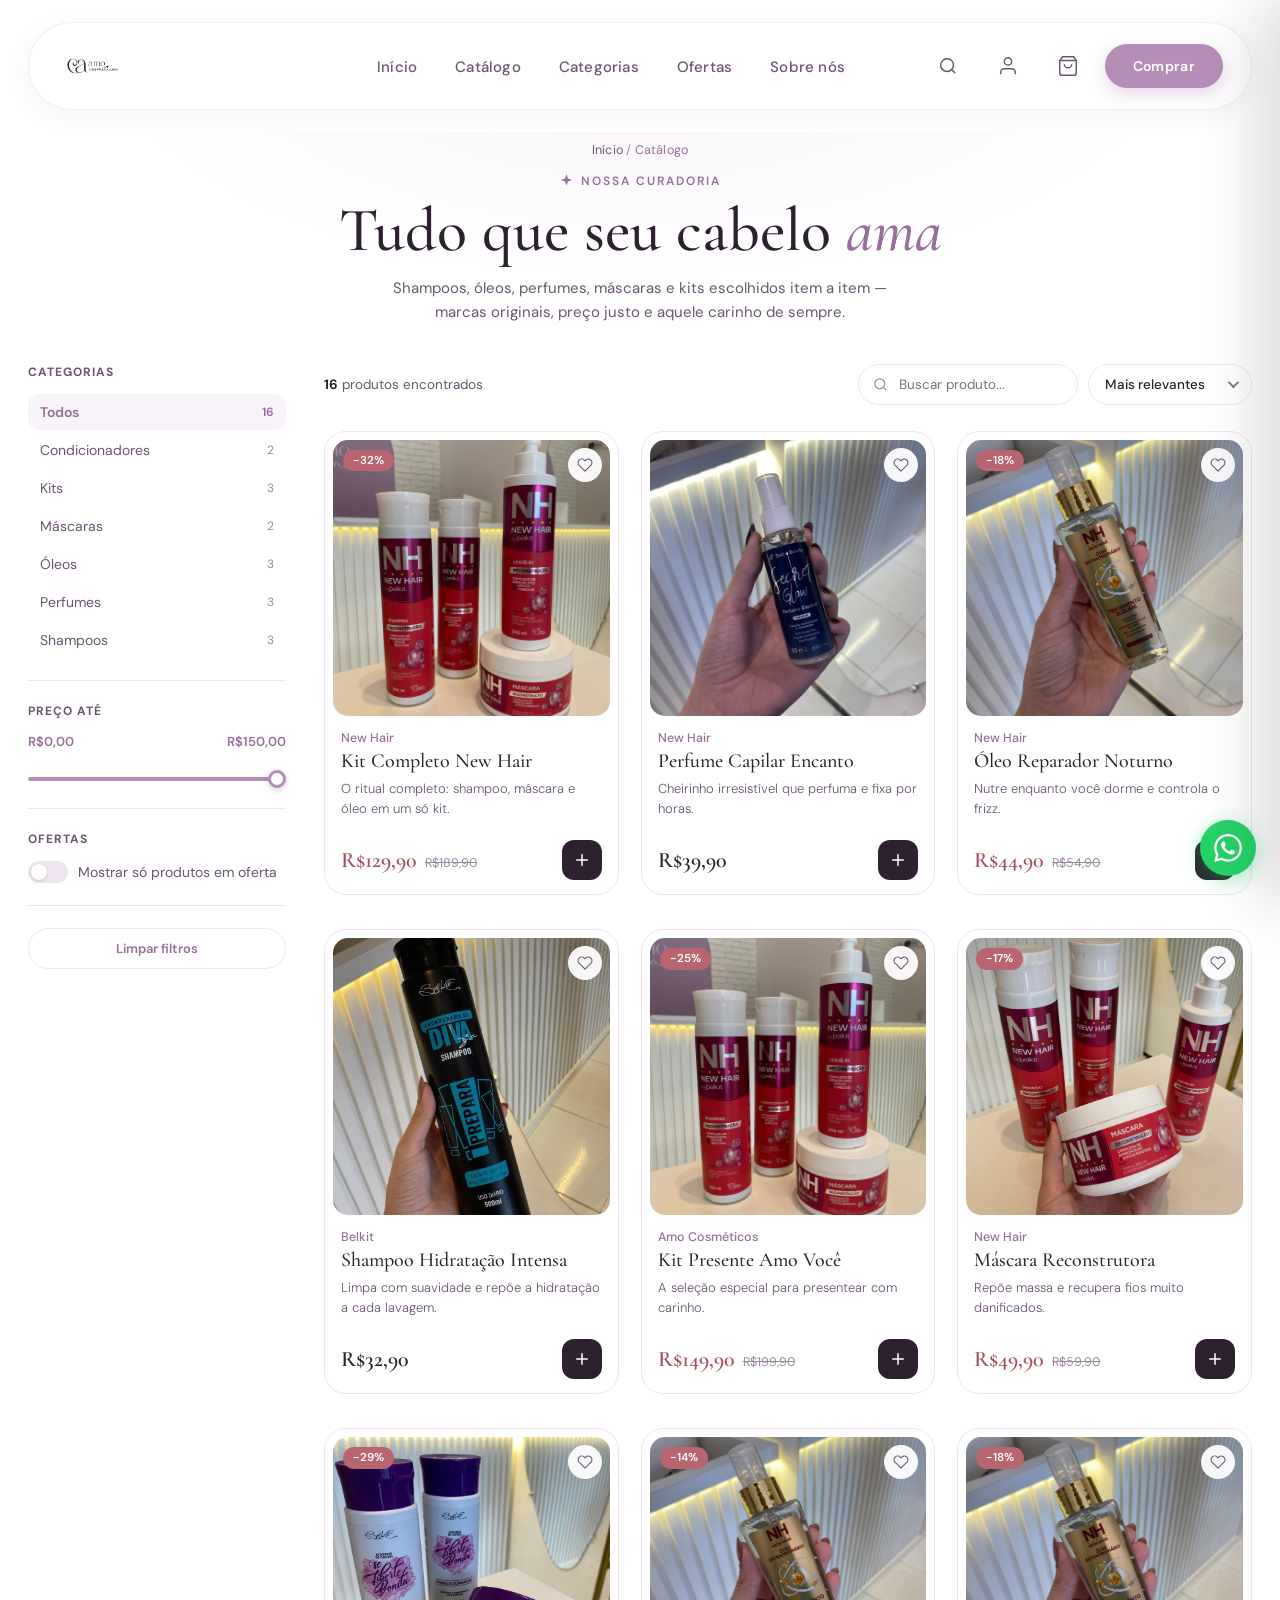
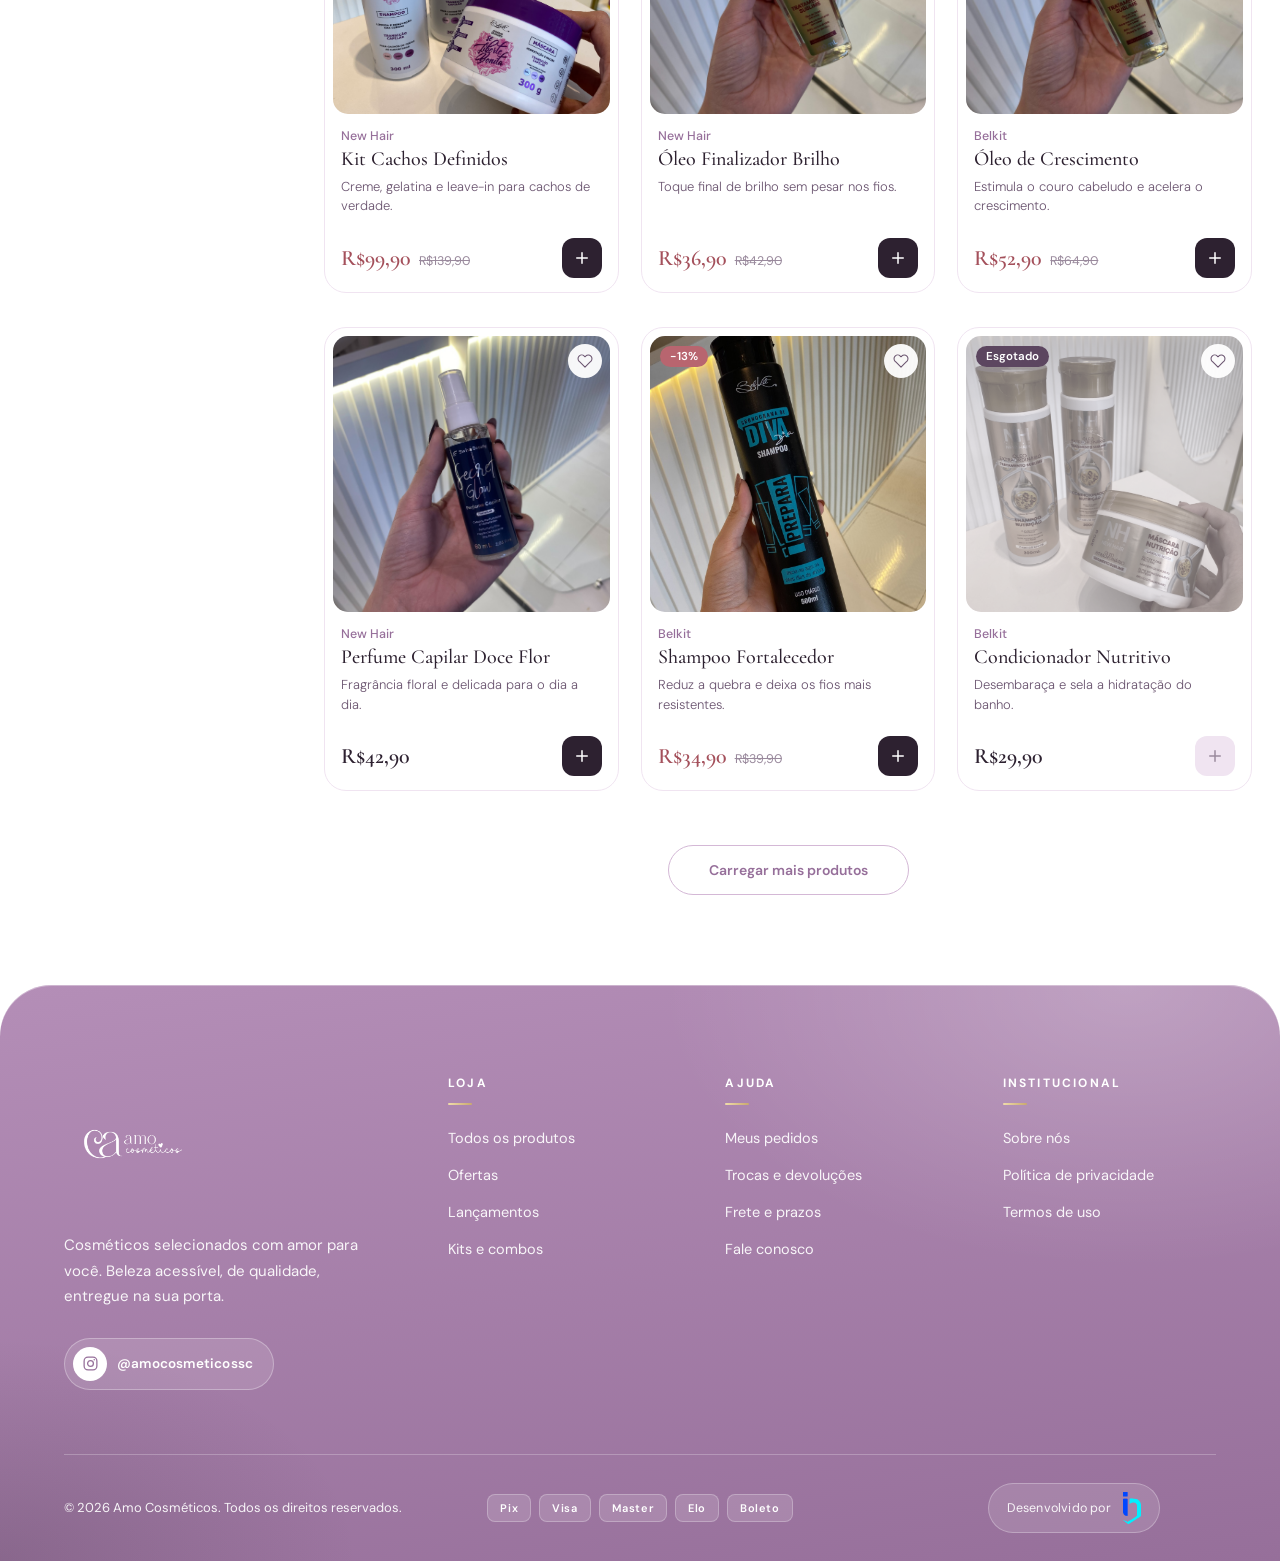
<file: catalogo.html>
<!DOCTYPE html>
<html lang="pt-BR">
<head>
<meta charset="UTF-8">
<meta name="viewport" content="width=device-width, initial-scale=1.0">
<title>Catálogo — Amo Cosméticos</title>
<meta name="description" content="Explore o catálogo completo da Amo Cosméticos: shampoos, óleos, perfumes capilares, máscaras e kits selecionados com carinho.">
<link rel="preconnect" href="https://fonts.googleapis.com">
<link rel="preconnect" href="https://fonts.gstatic.com" crossorigin>
<link href="https://fonts.googleapis.com/css2?family=Cormorant+Garamond:ital,wght@0,300;0,400;0,500;0,600;1,300;1,400&family=DM+Sans:ital,opsz,wght@0,9..40,300;0,9..40,400;0,9..40,500;1,9..40,300;1,9..40,400&display=swap" rel="stylesheet">
<link rel="stylesheet" href="/css/style.css">
<link rel="stylesheet" href="/css/cart.css">
<link rel="stylesheet" href="/css/card.css">
<link rel="stylesheet" href="/css/catalogo.css">
<link rel="shortcut icon" href="/favicon/favicon.ico" type="image/x-icon">
</head>
<body>

<!-- NAVBAR (igual à da home, com a busca; "Catálogo" ativo) -->
<nav class="nav" id="nav">
  <!-- LOGO: a imagem é definida pela variável --logo-src em css/style.css -->
  <a href="/index.html" class="nav-brand" aria-label="Amo Cosméticos — ir para o início">
    <span class="nav-logo" role="img" aria-label="Amo Cosméticos"></span>
  </a>
  <ul class="nav-center" id="navCenter">
    <li><a href="/index.html">Início</a></li>
    <li><a href="/catalogo.html" aria-current="page">Catálogo</a></li>
    <li><a href="/index.html#categorias">Categorias</a></li>
    <li><a href="/catalogo.html?ofertas=1">Ofertas</a></li>
    <li><a href="/index.html#nossa-historia">Sobre nós</a></li>
  </ul>
  <div class="nav-right">
    <button class="nav-btn" id="navSearchTrigger" aria-label="Buscar" aria-expanded="false">
  <svg fill="none" stroke="currentColor" stroke-width="1.6" viewBox="0 0 24 24"><circle cx="11" cy="11" r="7"/><path d="m20 20-3.5-3.5"/></svg>
</button>
    <button class="nav-btn" id="navAccountTrigger" aria-label="Minha conta">
  <svg fill="none" stroke="currentColor" stroke-width="1.6" viewBox="0 0 24 24"><path d="M20 21v-2a4 4 0 0 0-4-4H8a4 4 0 0 0-4 4v2"/><circle cx="12" cy="7" r="4"/></svg>
</button>
    <button class="nav-btn nav-bag" aria-label="Sacola">
      <svg fill="none" stroke="currentColor" stroke-width="1.6" viewBox="0 0 24 24"><path d="M6 2 3 6v14a2 2 0 0 0 2 2h14a2 2 0 0 0 2-2V6l-3-4z"/><path d="M3 6h18"/><path d="M16 10a4 4 0 0 1-8 0"/></svg>
      <span class="nav-bag-count is-zero">0</span>
    </button>
    <button class="nav-cta">Comprar</button>
    <button class="nav-toggle" id="navToggle" aria-label="Abrir menu" aria-expanded="false" aria-controls="navCenter">
      <span></span><span></span><span></span>
    </button>
  </div>
    <!-- BUSCA EXPANSÍVEL -->
  <div class="nav-search" id="navSearch" role="search">
    <svg class="nav-search-ico" viewBox="0 0 24 24"><circle cx="11" cy="11" r="7"/><path d="m20 20-3.5-3.5"/></svg>
    <input type="search" id="navSearchInput" class="nav-search-input" placeholder="Buscar produtos, categorias, marcas…" aria-label="Buscar" autocomplete="off">
    <button type="button" class="nav-search-clear" id="navSearchClear" aria-label="Limpar" hidden>
      <svg viewBox="0 0 24 24"><path d="M6 6l12 12M18 6 6 18"/></svg>
    </button>
    <button type="button" class="nav-search-close" id="navSearchClose" aria-label="Fechar busca">
      <svg viewBox="0 0 24 24"><path d="M6 6l12 12M18 6 6 18"/></svg>
    </button>
    <div class="search-panel" id="searchPanel" role="listbox" aria-label="Sugestões de busca"></div>
  </div>
</nav>

<main class="catalog-page">

  <!-- CABEÇALHO -->
  <header class="catalog-hero">
    <nav class="catalog-crumbs" aria-label="Você está em">
      <a href="/index.html">Início</a> / <span>Catálogo</span>
    </nav>
    <span class="catalog-eyebrow">
      <svg viewBox="0 0 24 24"><path d="M12 2l2.4 6.6L21 11l-6.6 2.4L12 20l-2.4-6.6L3 11l6.6-2.4z"/></svg>
      Nossa curadoria
    </span>
    <h1 class="catalog-title">Tudo que seu cabelo <i>ama</i></h1>
    <p class="catalog-sub">Shampoos, óleos, perfumes, máscaras e kits escolhidos item a item — marcas originais, preço justo e aquele carinho de sempre.</p>
  </header>

  <div class="catalog-wrap">

    <!-- SIDEBAR DE FILTROS -->
    <aside class="catalog-aside" id="catalogAside" aria-label="Filtros">
      <div class="catalog-aside-head">
        <h2>Filtros</h2>
        <button class="catalog-aside-close" id="catalogAsideClose" aria-label="Fechar filtros">
          <svg viewBox="0 0 24 24"><path d="M6 6l12 12M18 6L6 18"/></svg>
        </button>
      </div>

      <div class="filter-group">
        <h3>Categorias</h3>
        <div class="filter-cats" id="filterCats"></div>
      </div>

      <div class="filter-group">
        <h3>Preço até</h3>
        <div class="filter-price-vals">
          <span id="filterPriceMinLabel">R$0,00</span>
          <span id="filterPriceMaxLabel">R$0,00</span>
        </div>
        <div class="filter-range">
          <span class="filter-range-track"></span>
          <span class="filter-range-fill" id="filterRangeFill"></span>
          <input type="range" id="filterPrice" min="0" max="200" step="5" value="200" aria-label="Preço máximo">
        </div>
      </div>

      <div class="filter-group">
        <h3>Ofertas</h3>
        <label class="filter-toggle">
          <input type="checkbox" id="filterSale">
          <span class="filter-switch"></span>
          Mostrar só produtos em oferta
        </label>
      </div>

      <div class="filter-group">
        <button class="filter-clear" id="filterClear" type="button">Limpar filtros</button>
      </div>
    </aside>
    <div class="catalog-aside-overlay" id="catalogAsideOverlay"></div>

    <!-- CONTEÚDO -->
    <section>
      <div class="catalog-toolbar">
        <p class="catalog-count" id="catalogCount"></p>
        <div class="catalog-tools">
          <button class="catalog-filter-btn" id="catalogFilterBtn" type="button">
            <svg viewBox="0 0 24 24"><path d="M4 6h16M7 12h10M10 18h4"/></svg>
            Filtros
          </button>
          <div class="catalog-search">
            <svg viewBox="0 0 24 24"><circle cx="11" cy="11" r="7"/><path d="m20 20-3.5-3.5"/></svg>
            <input type="search" id="catalogSearch" placeholder="Buscar produto..." aria-label="Buscar produto">
          </div>
          <div class="catalog-sort">
            <select id="catalogSort" aria-label="Ordenar por">
              <option value="relevance">Mais relevantes</option>
              <option value="rating">Melhor avaliados</option>
              <option value="price-asc">Menor preço</option>
              <option value="price-desc">Maior preço</option>
              <option value="name">Nome (A–Z)</option>
            </select>
          </div>
        </div>
      </div>

      <div class="prod-grid catalog-grid" id="catalogGrid"></div>

      <div class="catalog-empty">
        <svg viewBox="0 0 24 24"><circle cx="11" cy="11" r="7"/><path d="m20 20-3.5-3.5"/></svg>
        <h3>Nenhum produto encontrado</h3>
        <p>Tente ajustar os filtros ou buscar por outro termo.</p>
      </div>

      <div class="catalog-more" id="catalogMore">
        <button id="catalogMoreBtn" type="button">Carregar mais produtos</button>
      </div>
    </section>

  </div>
</main>

<!-- ÍCONES (sprite) — mesmo da home -->
<svg width="0" height="0" style="position:absolute" aria-hidden="true" focusable="false">
  <defs>
    <symbol id="i-heart" viewBox="0 0 24 24"><path d="M20.84 4.61a5.5 5.5 0 0 0-7.78 0L12 5.67l-1.06-1.06a5.5 5.5 0 0 0-7.78 7.78l1.06 1.06L12 21.23l7.78-7.78 1.06-1.06a5.5 5.5 0 0 0 0-7.78z"/></symbol>
    <symbol id="i-tag" viewBox="0 0 24 24"><path d="M20.6 13.4l-7.2 7.2a2 2 0 0 1-2.8 0L3 13V3h10l7.6 7.6a2 2 0 0 1 0 2.8z"/><circle cx="7.6" cy="7.6" r="1.2"/></symbol>
    <symbol id="i-plus" viewBox="0 0 24 24"><path d="M12 5v14M5 12h14"/></symbol>
    <symbol id="i-arrow" viewBox="0 0 24 24"><path d="M5 12h14M13 6l6 6-6 6"/></symbol>
  </defs>
</svg>

<!-- FOOTER (igual à home) -->
<footer class="footer">
  <div class="ft-inner">

    <div class="ft-top">
      <div class="ft-brand">
        <a href="/index.html" class="ft-logo" aria-label="Amo Cosméticos — ir para o início"></a>
        <p class="ft-tagline">Cosméticos selecionados com amor para você. Beleza acessível, de qualidade, entregue na sua porta.</p>
        <a href="https://www.instagram.com/amocosmeticossc/" target="_blank" rel="noopener noreferrer" class="ft-social" aria-label="Instagram @amocosmeticossc (abre em nova aba)">
          <span class="ft-social-ico" aria-hidden="true">
            <svg viewBox="0 0 24 24"><rect x="3" y="3" width="18" height="18" rx="5.5"/><circle cx="12" cy="12" r="4.1"/><circle class="ft-social-dot" cx="17.3" cy="6.7" r="1.1"/></svg>
          </span>
          <span>@amocosmeticossc</span>
        </a>
      </div>

      <nav class="ft-col" aria-label="Loja">
        <h3 class="ft-title">Loja</h3>
        <ul class="ft-links">
          <li><a href="/catalogo.html">Todos os produtos</a></li>
          <li><a href="/catalogo.html?ofertas=1">Ofertas</a></li>
          <li><a href="/catalogo.html">Lançamentos</a></li>
          <li><a href="/catalogo.html?cat=Kits">Kits e combos</a></li>
        </ul>
      </nav>

      <nav class="ft-col" aria-label="Ajuda">
        <h3 class="ft-title">Ajuda</h3>
        <ul class="ft-links">
          <li><a href="#">Meus pedidos</a></li>
          <li><a href="#">Trocas e devoluções</a></li>
          <li><a href="#">Frete e prazos</a></li>
          <li><a href="#">Fale conosco</a></li>
        </ul>
      </nav>

      <nav class="ft-col" aria-label="Institucional">
        <h3 class="ft-title">Institucional</h3>
        <ul class="ft-links">
          <li><a href="/index.html#nossa-historia">Sobre nós</a></li>
          <li><a href="#">Política de privacidade</a></li>
          <li><a href="#">Termos de uso</a></li>
        </ul>
      </nav>
    </div>

    <div class="ft-bottom">
      <span class="ft-copy">© 2026 Amo Cosméticos. Todos os direitos reservados.</span>

      <div class="ft-payments" aria-label="Formas de pagamento">
        <span class="ft-pay">Pix</span>
        <span class="ft-pay">Visa</span>
        <span class="ft-pay">Master</span>
        <span class="ft-pay">Elo</span>
        <span class="ft-pay">Boleto</span>
      </div>

      <div class="ft-credit">
        <span class="ft-credit-txt">Desenvolvido por</span>
        <a href="#" class="ft-credit-link" target="_blank" rel="noopener noreferrer" aria-label="InCode">
        
          <img src="assets/logos/logo_incode.png" alt="InCode" class="ft-credit-logo" loading="lazy" decoding="async" draggable="false">
        </a>
      </div>
    </div>

  </div>
</footer>

<!-- WHATSAPP -->
<a class="whatsapp-float" href="https://wa.me/5584981291807?text=Ol%C3%A1%2C%20Amo%20Cosm%C3%A9ticos%21%20%F0%9F%92%9C%20Vim%20pelo%20site%20e%20gostaria%20de%20tirar%20uma%20d%C3%BAvida%20sobre%20os%20produtos." target="_blank" rel="noopener" aria-label="Falar no WhatsApp">
  <svg viewBox="0 0 24 24" fill="currentColor"><path d="M17.472 14.382c-.297-.149-1.758-.867-2.03-.967-.273-.099-.471-.148-.67.15-.197.297-.767.966-.94 1.164-.173.199-.347.223-.644.075-.297-.15-1.255-.463-2.39-1.475-.883-.788-1.48-1.761-1.653-2.059-.173-.297-.018-.458.13-.606.134-.133.298-.347.446-.52.149-.174.198-.298.298-.497.099-.198.05-.371-.025-.52-.075-.149-.669-1.612-.916-2.207-.242-.579-.487-.5-.669-.51-.173-.008-.371-.01-.57-.01-.198 0-.52.074-.792.372-.272.297-1.04 1.016-1.04 2.479 0 1.462 1.065 2.875 1.213 3.074.149.198 2.096 3.2 5.077 4.487.709.306 1.262.489 1.694.625.712.227 1.36.195 1.871.118.571-.085 1.758-.719 2.006-1.413.248-.694.248-1.289.173-1.413-.074-.124-.272-.198-.57-.347m-5.421 7.403h-.004a9.87 9.87 0 0 1-5.031-1.378l-.361-.214-3.741.982.998-3.648-.235-.374a9.86 9.86 0 0 1-1.51-5.26c.001-5.45 4.436-9.884 9.888-9.884 2.64 0 5.122 1.03 6.988 2.898a9.825 9.825 0 0 1 2.893 6.994c-.003 5.45-4.437 9.884-9.885 9.884m8.413-18.297A11.815 11.815 0 0 0 12.05 0C5.495 0 .16 5.335.157 11.892c0 2.096.547 4.142 1.588 5.945L.057 24l6.305-1.654a11.882 11.882 0 0 0 5.683 1.448h.005c6.554 0 11.89-5.335 11.893-11.893a11.821 11.821 0 0 0-3.48-8.413z"/></svg>
</a>

<!-- SCRIPTS: produtos.js (base única) PRIMEIRO, depois navbar, sacola, busca, conta e grade -->
<script src="/js/produtos.js"></script>
<script src="/js/script.js"></script>
<script src="/js/cart.js"></script>
<script src="/js/search.js" defer></script>
<script src="/js/account.js" defer></script>
<script src="/js/catalogo.js"></script>
</body>
</html>
</file>
<file: css/style.css>
/* ══════════════════════════════════════════════
   AMO COSMÉTICOS — STYLE
   Paleta extraída da logo: #b48eb7 (lilás)
   ══════════════════════════════════════════════ */

/* ── Reset ── */
*,
*::before,
*::after {
  margin: 0;
  padding: 0;
  box-sizing: border-box;
}

/* ── Tokens ── */
:root {
  /* Core */
  --plum: #2d2130;
  --plum-soft: #5c4660;

  /* Lilás (da logo) */
  --lilas: #b48eb7;
  --lilas-deep: #966f9a;
  --lilas-light: #d4b8d6;
  --lilas-whisper: #f8f2f9;
  --lilas-ghost: #f0e4f1;

  /* Accent */
  --rose: #c9828a;
  --rose-soft: #e8bfc4;
  --rose-whisper: #faeef0;
  --gold: #c9a96e;

  /* Ink */
  --ink: #2d2130;
  --ink-secondary: #6b5570;
  --ink-muted: #9a8a9d;

  /* Surface */
  --white: #ffffff;

  /* Type */
  --serif: 'Cormorant Garamond', Georgia, serif;
  --sans: 'DM Sans', -apple-system, BlinkMacSystemFont, sans-serif;

  /* ►►► LOGO — troque o arquivo aqui para mudar a logo da navbar ◄◄◄ */
  --logo-src: url('/assets/logos/logo-amo-principal.png');
  --logo-color: var(--plum);   /* cor em    que a logo é exibida */
}

html {
  scroll-behavior: smooth;
}

body {
  font-family: var(--sans);
  color: var(--ink);
  background: var(--white);
  -webkit-font-smoothing: antialiased;
}


/* ══════════════════════════════════════════════
   NAVBAR — floating glassmorphism (maior + inteligente)
   ══════════════════════════════════════════════ */
.nav {
  position: fixed;
  top: 22px;
  left: 50%;
  transform: translateX(-50%);
  z-index: 1000;
  width: calc(100% - 56px);
  max-width: 1320px;
  display: flex;
  align-items: center;
  justify-content: space-between;
  gap: 24px;
  padding: 7px 28px;
  background: rgba(255, 255, 255, 0.70);
  backdrop-filter: blur(26px) saturate(1.5);
  -webkit-backdrop-filter: blur(26px) saturate(1.5);
  border: 1px solid rgba(180, 142, 183, 0.18);
  border-radius: 68px;
  box-shadow: 0 6px 28px rgba(45, 33, 48, 0.05);
  transition: top 0.45s cubic-bezier(.4,0,.2,1),
              padding 0.45s cubic-bezier(.4,0,.2,1),
              box-shadow 0.4s, background 0.4s, transform 0.45s cubic-bezier(.4,0,.2,1);
}

/* estado "rolou um pouco": navbar encolhe e ganha mais contraste */
.nav.scrolled {
  top: 12px;
  padding: 7px 26px;
  background: rgba(255, 255, 255, 0.90);
  box-shadow: 0 10px 44px rgba(45, 33, 48, 0.12);
}

/* esconde ao descer, reaparece ao subir */
.nav.nav-hidden {
  transform: translateX(-50%) translateY(-140%);
}

.nav-brand {
  display: flex;
  align-items: center;
  gap: 8px;
  text-decoration: none;
}

.nav-logo {
  display: block;
  width: 240px;
  height: 72px;
  background-color: var(--logo-color);
  -webkit-mask: var(--logo-src) left center / contain no-repeat;
          mask: var(--logo-src) left center / contain no-repeat;
  transition: opacity 0.25s, width 0.45s cubic-bezier(.4,0,.2,1), height 0.45s cubic-bezier(.4,0,.2,1);
}

.nav.scrolled .nav-logo {
  width: 220px;
  height: 66px;
}

.nav-brand:hover .nav-logo {
  opacity: 0.75;
}

.nav-monogram {
  font-family: var(--serif);
  font-weight: 500;
  font-size: 26px;
  color: var(--lilas);
  line-height: 1;
  letter-spacing: -0.5px;
}

.nav-center {
  display: flex;
  gap: 38px;
  list-style: none;
}

.nav-center a {
  position: relative;
  text-decoration: none;
  font-size: 15px;
  font-weight: 500;
  color: var(--ink-secondary);
  letter-spacing: 0.2px;
  transition: color 0.25s;
}

/* sublinhado animado */
.nav-center a::after {
  content: "";
  position: absolute;
  left: 0;
  bottom: -6px;
  width: 100%;
  height: 2px;
  border-radius: 2px;
  background: var(--lilas);
  transform: scaleX(0);
  transform-origin: left;
  transition: transform 0.35s cubic-bezier(.4,0,.2,1);
}

.nav-center a:hover {
  color: var(--lilas);
}

.nav-center a:hover::after {
  transform: scaleX(1);
}

.nav-right {
  display: flex;
  align-items: center;
  gap: 14px;
}

.nav-btn {
  position: relative;
  display: flex;
  align-items: center;
  justify-content: center;
  width: 46px;
  height: 46px;
  border-radius: 50%;
  border: none;
  background: transparent;
  cursor: pointer;
  color: var(--ink-secondary);
  transition: background 0.25s, color 0.25s, transform 0.2s;
}

.nav-btn:hover {
  background: var(--lilas-ghost);
  color: var(--lilas);
  transform: translateY(-1px);
}

.nav-btn svg {
  width: 22px;
  height: 22px;
}

/* contador da sacola */
.nav-bag-count {
  position: absolute;
  top: 3px;
  right: 3px;
  min-width: 18px;
  height: 18px;
  padding: 0 4px;
  display: flex;
  align-items: center;
  justify-content: center;
  font-family: var(--sans);
  font-size: 10px;
  font-weight: 600;
  line-height: 1;
  color: var(--white);
  background: var(--rose);
  border-radius: 10px;
  border: 1.5px solid var(--white);
}

.nav-cta {
  font-family: var(--sans);
  font-size: 14px;
  font-weight: 600;
  color: var(--white);
  background: var(--lilas);
  border: none;
  padding: 13px 28px;
  border-radius: 44px;
  cursor: pointer;
  letter-spacing: 0.3px;
  box-shadow: 0 6px 18px rgba(180, 142, 183, 0.35);
  transition: background 0.3s, transform 0.2s, box-shadow 0.3s;
}

.nav-cta:hover {
  background: var(--lilas-deep);
  transform: translateY(-2px);
  box-shadow: 0 10px 26px rgba(150, 111, 154, 0.42);
}

/* botão de menu mobile (hambúrguer animado) */
.nav-toggle {
  display: none;
  flex-direction: column;
  justify-content: center;
  gap: 5px;
  width: 46px;
  height: 46px;
  border: none;
  background: transparent;
  cursor: pointer;
  padding: 0 11px;
}

.nav-toggle span {
  display: block;
  height: 2px;
  width: 100%;
  border-radius: 2px;
  background: var(--ink);
  transition: transform 0.35s cubic-bezier(.4,0,.2,1), opacity 0.25s;
}

.nav.nav-open .nav-toggle span:nth-child(1) {
  transform: translateY(7px) rotate(45deg);
}

.nav.nav-open .nav-toggle span:nth-child(2) {
  opacity: 0;
}

.nav.nav-open .nav-toggle span:nth-child(3) {
  transform: translateY(-7px) rotate(-45deg);
}


/* ══════════════════════════════════════════════
   HERO — full-bleed image slider (cinematográfico)
   ══════════════════════════════════════════════ */
.hero {
  position: relative;
  width: 100%;
  height: 100vh;
  min-height: 600px;
  overflow: hidden;
  background: var(--plum);
}

.hero-slider {
  position: absolute;
  inset: 0;
}

.hero-slide {
  position: absolute;
  inset: 0;
  opacity: 0;
  transition: opacity 1.2s ease;
  will-change: opacity;
}

.hero-slide.active {
  opacity: 1;
}

.hero-slide-bg,
.hero-slide-img {
  width: 100%;
  height: 100%;
  object-fit: cover;
  object-position: center center;
  display: block;
  /* fundo mais vivo: leve saturação e contraste */
  filter: saturate(1.12) contrast(1.05) brightness(0.98);
  transform: scale(1.06);
}

/* Ken Burns suave só no slide ativo — dá movimento ao fundo */
.hero-slide.active .hero-slide-img {
  animation: hero-kenburns 8s ease-out forwards;
}

@keyframes hero-kenburns {
  from { transform: scale(1.12) translate3d(1.5%, 1%, 0); }
  to   { transform: scale(1.02) translate3d(0, 0, 0); }
}

/* Placeholder gradient slides */
.hero-slide-placeholder {
  width: 100%;
  height: 100%;
  display: flex;
  align-items: center;
  justify-content: center;
}

.slide-ph-1 { background: linear-gradient(145deg, #d4b8d6 0%, #e8bfc4 40%, #f0e4f1 100%); }
.slide-ph-2 { background: linear-gradient(145deg, #c9828a 0%, #b48eb7 50%, #d4b8d6 100%); }
.slide-ph-3 { background: linear-gradient(145deg, #f0e4f1 0%, #c9a96e 40%, #e8bfc4 100%); }
.slide-ph-4 { background: linear-gradient(145deg, #966f9a 0%, #c9828a 50%, #f8f2f9 100%); }

/* brilho sutil que vaga sobre o gradiente */
.hero-slide-placeholder::after {
  content: "";
  position: absolute;
  inset: -20%;
  background: radial-gradient(42% 42% at 30% 28%, rgba(255,255,255,0.45), transparent 70%);
  mix-blend-mode: soft-light;
  opacity: 0;
  transition: opacity 1.4s ease;
}

.hero-slide.active .hero-slide-placeholder::after { opacity: 1; }

/* Ken Burns: desativado — sem zoom nas imagens */
.hero-slide-placeholder {
  position: relative;
  transform: scale(1);
  transition: transform 1.2s ease;
}

.hero-slide.active .hero-slide-placeholder {
  animation: none;
}

@keyframes kenburns {
  from { transform: scale(1) translate3d(0, 0, 0); }
  to   { transform: scale(1) translate3d(0, 0, 0); }
}

.slide-ph-label {
  font-family: var(--serif);
  font-size: clamp(18px, 3vw, 28px);
  font-weight: 300;
  font-style: italic;
  color: rgba(255, 255, 255, 0.6);
  text-align: center;
  padding: 20px;
  letter-spacing: 1px;
}

/* ── Tratamento de fundo (camadas sobre as fotos) ── */

/* Color-grade: dá um banho de cor da marca, tira o aspecto "cru" da foto */
.hero-grade {
  position: absolute;
  inset: 0;
  z-index: 1;
  pointer-events: none;
  background:
    radial-gradient(120% 90% at 80% 15%, rgba(201, 130, 138, 0.28), transparent 55%),
    radial-gradient(130% 100% at 12% 90%, rgba(45, 33, 48, 0.55), transparent 60%),
    linear-gradient(115deg, rgba(150, 111, 154, 0.35) 0%, transparent 45%);
  mix-blend-mode: soft-light;
}

/* Vinheta: foca o olhar e aprofunda os cantos */
.hero-vignette {
  position: absolute;
  inset: 0;
  z-index: 1;
  pointer-events: none;
  background: radial-gradient(130% 120% at 50% 42%, transparent 52%, rgba(26, 18, 28, 0.55) 100%);
}

/* Grão sutil: textura premium que quebra o "chapado" da imagem */
.hero-grain {
  position: absolute;
  inset: 0;
  z-index: 1;
  pointer-events: none;
  opacity: 0.08;
  mix-blend-mode: overlay;
  background-image: url("data:image/svg+xml,%3Csvg xmlns='http://www.w3.org/2000/svg' width='160' height='160'%3E%3Cfilter id='n'%3E%3CfeTurbulence type='fractalNoise' baseFrequency='0.9' numOctaves='2' stitchTiles='stitch'/%3E%3C/filter%3E%3Crect width='100%25' height='100%25' filter='url(%23n)'/%3E%3C/svg%3E");
}

/* Scrim direcional — garante leitura do texto no canto inferior esquerdo */
.hero-scrim {
  position: absolute;
  inset: 0;
  z-index: 1;
  background:
    linear-gradient(to top, rgba(32, 23, 34, 0.9) 0%, rgba(32, 23, 34, 0.35) 42%, transparent 72%),
    linear-gradient(105deg, rgba(32, 23, 34, 0.7) 0%, rgba(32, 23, 34, 0.15) 38%, transparent 62%);
  pointer-events: none;
}

/* ══════════════════════════════════════════════
   DECK DE CARDS — destaques em "cartas" no canto inferior direito
   ══════════════════════════════════════════════ */
.hero-deck {
  position: absolute;
  right: clamp(24px, 5vw, 76px);
  bottom: clamp(56px, 10vh, 118px);
  z-index: 2;
  display: flex;
  flex-direction: column;
  align-items: center;
  gap: 20px;
}

.deck-cards {
  position: relative;
  width: 312px;
  height: 432px;
}

.deck-card {
  position: absolute;
  top: 6px;
  left: 6px;
  width: 300px;
  height: 420px;
  padding: 14px 14px 16px;
  border-radius: 24px;
  background: linear-gradient(170deg, #ffffff 0%, var(--lilas-whisper) 100%);
  border: 1px solid rgba(255, 255, 255, 0.9);
  box-shadow: 0 26px 60px rgba(26, 18, 28, 0.42), 0 2px 6px rgba(26, 18, 28, 0.18);
  cursor: pointer;
  overflow: hidden;
  /* estado inicial (antes de "distribuir as cartas") */
  opacity: 0;
  transform: translateY(34px) scale(0.82) rotate(0deg);
  transform-origin: center bottom;
  transition: transform 0.85s cubic-bezier(.2,.8,.2,1),
              opacity 0.6s ease,
              box-shadow 0.4s ease;
  will-change: transform;
}

.deck-card:focus-visible { outline: 2px solid var(--white); outline-offset: 3px; }

/* brilho de vidro no topo da carta */
.dc-gloss {
  position: absolute;
  inset: 0;
  border-radius: 24px;
  pointer-events: none;
  background: linear-gradient(150deg, rgba(255,255,255,0.65) 0%, rgba(255,255,255,0) 38%);
  mix-blend-mode: screen;
  opacity: 0.6;
}

/* acentos por seção (Queridinhos / Mais vendidos / Em oferta) */
.dc-fav-week    { background: linear-gradient(170deg, #ffffff 0%, var(--rose-whisper) 100%); }
.dc-top-sellers { background: linear-gradient(170deg, #ffffff 0%, var(--lilas-ghost) 100%); }
.dc-on-sale     { background: linear-gradient(170deg, #ffffff 0%, #f8e6e8 100%); }

/* ── posições do leque (controladas via JS) ── */
.hero-deck.is-dealt .deck-card { opacity: 1; }

.hero-deck.is-dealt .deck-card.pos-0 {
  transform: translate(0, 0) rotate(0deg) scale(1);
  z-index: 3;
  box-shadow: 0 30px 66px rgba(26, 18, 28, 0.46), 0 3px 8px rgba(26, 18, 28, 0.2);
}
.hero-deck.is-dealt .deck-card.pos-1 {
  transform: translate(32px, -22px) rotate(6.5deg) scale(0.93);
  z-index: 2;
  transition-delay: 0.08s;
}
.hero-deck.is-dealt .deck-card.pos-2 {
  transform: translate(-28px, 16px) rotate(-6.5deg) scale(0.89);
  z-index: 1;
  transition-delay: 0.16s;
}

/* cartas de trás recebem um leve véu e não capturam o clique no texto */
.hero-deck.is-dealt .deck-card.pos-1::after,
.hero-deck.is-dealt .deck-card.pos-2::after {
  content: "";
  position: absolute;
  inset: 0;
  border-radius: 24px;
  background: rgba(45, 33, 48, 0.14);
  pointer-events: none;
  transition: background 0.6s ease;
}

.hero-deck.is-dealt .deck-card.pos-0:hover {
  transform: translate(0, -6px) rotate(0deg) scale(1.01);
}

/* ── topo: badge + favorito ── */
.dc-top {
  display: flex;
  align-items: center;
  justify-content: space-between;
  gap: 8px;
  margin-bottom: 12px;
}

.dc-badge {
  display: inline-flex;
  align-items: center;
  gap: 6px;
  padding: 6px 12px 6px 10px;
  font-family: var(--sans);
  font-size: 11.5px;
  font-weight: 600;
  letter-spacing: 0.2px;
  border-radius: 40px;
  color: var(--plum);
  background: var(--lilas-ghost);
  white-space: nowrap;
}

.dc-badge svg { width: 13px; height: 13px; }

.dc-fav-week    .dc-badge { background: linear-gradient(100deg, #f0dcab, var(--gold)); color: #4a3320; }
.dc-top-sellers .dc-badge { background: linear-gradient(100deg, var(--lilas-deep), var(--lilas)); color: #fff; }
.dc-on-sale     .dc-badge { background: var(--rose); color: #fff; }

.dc-fav {
  flex-shrink: 0;
  width: 34px;
  height: 34px;
  display: grid;
  place-items: center;
  border: none;
  border-radius: 50%;
  background: rgba(255, 255, 255, 0.8);
  box-shadow: 0 3px 10px rgba(26, 18, 28, 0.12);
  cursor: pointer;
  transition: transform 0.25s, background 0.25s, color 0.25s;
  color: var(--ink-muted);
}

.dc-fav svg { width: 17px; height: 17px; }
.dc-fav:hover { transform: scale(1.12); color: var(--rose); background: #fff; }
.dc-fav.is-liked { color: var(--rose); }
.dc-fav.is-liked svg { fill: var(--rose); }

/* ── mídia ── */
.dc-media {
  position: relative;
  width: 100%;
  height: 188px;
  border-radius: 16px;
  overflow: hidden;
  background: var(--lilas-whisper);
  box-shadow: inset 0 0 0 1px rgba(45, 33, 48, 0.05);
}

.dc-media img {
  width: 100%;
  height: 100%;
  object-fit: cover;
  object-position: center;
  display: block;
  transition: transform 0.9s cubic-bezier(.2,.7,.2,1);
}

.deck-card.pos-0:hover .dc-media img { transform: scale(1.06); }

/* varredura de brilho (cosmético) no card da frente */
.dc-shine {
  position: absolute;
  top: 0;
  left: -60%;
  width: 45%;
  height: 100%;
  pointer-events: none;
  background: linear-gradient(105deg, transparent, rgba(255, 255, 255, 0.55), transparent);
  transform: skewX(-18deg);
}

.hero-deck.is-dealt .deck-card.pos-0 .dc-shine {
  animation: dc-shine-sweep 4.6s ease-in-out 1.4s infinite;
}

@keyframes dc-shine-sweep {
  0%   { left: -60%; }
  26%  { left: 130%; }
  100% { left: 130%; }
}

/* ── corpo ── */
.dc-body { padding: 13px 4px 0; }

.dc-brand {
  font-family: var(--sans);
  font-size: 11px;
  font-weight: 600;
  letter-spacing: 1.4px;
  text-transform: uppercase;
  color: var(--lilas-deep);
}

.dc-name {
  font-family: var(--serif);
  font-size: 21px;
  font-weight: 500;
  line-height: 1.1;
  color: var(--ink);
  margin: 3px 0 7px;
}

.dc-meta { margin-bottom: 11px; }

.dc-stars {
  font-size: 12px;
  letter-spacing: 1.5px;
  color: var(--gold);
}

.dc-stars b {
  font-family: var(--sans);
  font-size: 12px;
  font-weight: 600;
  letter-spacing: 0;
  color: var(--ink-secondary);
  margin-left: 4px;
}

.dc-foot {
  display: flex;
  align-items: center;
  justify-content: space-between;
  gap: 10px;
}

.dc-price {
  font-family: var(--sans);
  font-size: 18px;
  font-weight: 700;
  color: var(--plum);
}

.dc-price s {
  font-size: 12.5px;
  font-weight: 400;
  color: var(--ink-muted);
  margin-left: 5px;
}

.dc-cta {
  display: inline-flex;
  align-items: center;
  gap: 5px;
  padding: 8px 15px;
  font-family: var(--sans);
  font-size: 12.5px;
  font-weight: 600;
  color: var(--white);
  background: var(--plum);
  border-radius: 40px;
  transition: gap 0.25s, background 0.25s;
}

.dc-cta svg { width: 14px; height: 14px; }
.deck-card.pos-0:hover .dc-cta { gap: 9px; background: var(--lilas-deep); }

/* ── bolinhas do deck ── */
.deck-dots {
  display: flex;
  gap: 7px;
}

.deck-dot {
  width: 7px;
  height: 7px;
  padding: 0;
  border: none;
  border-radius: 50%;
  background: rgba(255, 255, 255, 0.4);
  cursor: pointer;
  transition: width 0.4s cubic-bezier(.4,0,.2,1), background 0.4s;
}

.deck-dot:hover { background: rgba(255, 255, 255, 0.7); }

.deck-dot.is-on {
  width: 22px;
  border-radius: 4px;
  background: var(--white);
}

.hero-content {
  position: absolute;
  bottom: 0;
  left: 0;
  right: 0;
  padding: 0 clamp(24px, 5vw, 80px) clamp(56px, 9vh, 104px);
  z-index: 2;
  max-width: 760px;
  will-change: transform;
}

/* ── Sistema de reveal (entrada escalonada) ── */
[data-reveal] {
  opacity: 0;
  transform: translateY(26px);
  transition: opacity 0.9s cubic-bezier(.2,.7,.2,1) var(--d, 0s),
              transform 0.9s cubic-bezier(.2,.7,.2,1) var(--d, 0s);
}

.hero.is-loaded [data-reveal] {
  opacity: 1;
  transform: translateY(0);
}

/* Badge / eyebrow com oferta */
.hero-badge {
  display: inline-flex;
  align-items: center;
  gap: 9px;
  margin-bottom: 22px;
  padding: 9px 18px 9px 14px;
  font-family: var(--sans);
  font-size: 13px;
  font-weight: 500;
  letter-spacing: 0.2px;
  color: var(--white);
  background: rgba(255, 255, 255, 0.12);
  border: 1px solid rgba(255, 255, 255, 0.22);
  border-radius: 40px;
  backdrop-filter: blur(10px);
  -webkit-backdrop-filter: blur(10px);
}

.hero-badge-dot {
  width: 8px;
  height: 8px;
  border-radius: 50%;
  background: var(--rose-soft);
  box-shadow: 0 0 0 0 rgba(232, 191, 196, 0.7);
  animation: pulse-dot 2.2s ease-out infinite;
}

@keyframes pulse-dot {
  0%   { box-shadow: 0 0 0 0 rgba(232, 191, 196, 0.6); }
  70%  { box-shadow: 0 0 0 10px rgba(232, 191, 196, 0); }
  100% { box-shadow: 0 0 0 0 rgba(232, 191, 196, 0); }
}

.hero-headline {
  font-family: var(--serif);
  font-size: clamp(44px, 7vw, 84px);
  font-weight: 300;
  line-height: 1.02;
  color: var(--white);
  margin-bottom: 22px;
  letter-spacing: -1px;
}

/* cada linha revela por baixo de uma máscara */
.hero-line {
  display: block;
  overflow: hidden;
}

.hero-line > span {
  display: block;
  transform: translateY(100%);
  transition: transform 1s cubic-bezier(.2,.7,.2,1) var(--d, 0s);
}

.hero.is-loaded .hero-line > span {
  transform: translateY(0);
}

/* "ama" com acabamento dourado/rosé */
.hero-headline i {
  font-weight: 400;
  font-style: italic;
  background: linear-gradient(100deg, var(--rose-soft), var(--gold) 55%, var(--lilas-light));
  -webkit-background-clip: text;
          background-clip: text;
  -webkit-text-fill-color: transparent;
}

/* coração ao lado de "você ama" */
.hero-heart {
  display: inline-flex;
  vertical-align: baseline;
  margin-left: 0.18em;
  transform: translateY(0.02em) scale(0);
  transform-origin: center 70%;
  opacity: 0;
}

.hero-heart svg {
  width: 0.62em;
  height: 0.62em;
  fill: var(--rose);
  filter: drop-shadow(0 4px 12px rgba(201, 130, 138, 0.5));
}

/* surge depois que a linha termina de revelar, e pulsa suave */
.hero.is-loaded .hero-heart {
  animation: heart-pop 0.7s cubic-bezier(.2,1.4,.3,1) 1.05s forwards,
             heart-beat 2.6s ease-in-out 1.9s infinite;
}

@keyframes heart-pop {
  0%   { transform: translateY(0.02em) scale(0);   opacity: 0; }
  60%  { transform: translateY(0.02em) scale(1.25); opacity: 1; }
  100% { transform: translateY(0.02em) scale(1);    opacity: 1; }
}

@keyframes heart-beat {
  0%, 100% { transform: translateY(0.02em) scale(1); }
  14%      { transform: translateY(0.02em) scale(1.16); }
  28%      { transform: translateY(0.02em) scale(1); }
  42%      { transform: translateY(0.02em) scale(1.1); }
  56%      { transform: translateY(0.02em) scale(1); }
}

.hero-desc {
  font-family: var(--sans);
  font-size: clamp(15px, 1.6vw, 17px);
  font-weight: 300;
  line-height: 1.65;
  color: rgba(255, 255, 255, 0.78);
  max-width: 500px;
  margin-bottom: 34px;
}

.hero-buttons {
  display: flex;
  gap: 14px;
  flex-wrap: wrap;
  align-items: center;
}

.btn-hero-primary {
  display: inline-flex;
  align-items: center;
  gap: 10px;
  font-family: var(--sans);
  font-size: 15px;
  font-weight: 600;
  color: var(--plum);
  background: var(--white);
  border: none;
  padding: 16px 32px;
  border-radius: 50px;
  cursor: pointer;
  letter-spacing: 0.3px;
  box-shadow: 0 10px 30px rgba(0, 0, 0, 0.18);
  transition: transform 0.25s, box-shadow 0.3s;
}

.btn-hero-primary svg {
  width: 18px;
  height: 18px;
  transition: transform 0.3s cubic-bezier(.4,0,.2,1);
}

.btn-hero-primary:hover {
  transform: translateY(-3px);
  box-shadow: 0 16px 40px rgba(0, 0, 0, 0.28);
}

.btn-hero-primary:hover svg {
  transform: translateX(4px);
}

.btn-hero-ghost {
  position: relative;
  display: inline-flex;
  align-items: center;
  font-family: var(--sans);
  font-size: 15px;
  font-weight: 500;
  color: var(--white);
  background: rgba(255, 255, 255, 0.06);
  border: 1px solid rgba(255, 255, 255, 0.35);
  padding: 16px 28px;
  border-radius: 50px;
  cursor: pointer;
  letter-spacing: 0.3px;
  overflow: visible;
  transition: border-color 0.3s, background 0.3s, transform 0.25s;
}

.btn-hero-ghost:hover {
  border-color: rgba(255, 255, 255, 0.7);
  background: rgba(255, 255, 255, 0.14);
  transform: translateY(-3px);
}

/* coração que surge dentro do botão */
.ghost-heart {
  display: inline-flex;
  align-items: center;
  width: 0;
  opacity: 0;
  transform: scale(0.2) rotate(-18deg);
  transform-origin: center;
  transition: width 0.4s cubic-bezier(.2,.9,.3,1.3),
              opacity 0.3s ease,
              transform 0.45s cubic-bezier(.2,1.5,.3,1);
}

.ghost-heart svg {
  width: 17px;
  height: 17px;
  fill: var(--rose-soft);
  filter: drop-shadow(0 2px 6px rgba(201, 130, 138, 0.55));
}

.btn-hero-ghost:hover .ghost-heart,
.btn-hero-ghost:focus-visible .ghost-heart {
  width: 24px;
  opacity: 1;
  transform: scale(1) rotate(0deg);
}

.ghost-label { display: inline-block; transition: transform 0.35s cubic-bezier(.2,.9,.3,1); }

/* faíscas de coração subindo ao passar o mouse */
.ghost-sparks {
  position: absolute;
  left: 30px;
  top: 50%;
  width: 0;
  height: 0;
  pointer-events: none;
}

.ghost-sparks i {
  position: absolute;
  width: 7px;
  height: 7px;
  border-radius: 50%;
  background: var(--rose-soft);
  opacity: 0;
}

.ghost-sparks i:nth-child(1) { left: -2px; }
.ghost-sparks i:nth-child(2) { left: 10px; width: 5px; height: 5px; }
.ghost-sparks i:nth-child(3) { left: 20px; width: 6px; height: 6px; }

.btn-hero-ghost:hover .ghost-sparks i,
.btn-hero-ghost:focus-visible .ghost-sparks i {
  animation: ghost-spark 0.9s ease-out forwards;
}

.btn-hero-ghost:hover .ghost-sparks i:nth-child(2) { animation-delay: 0.12s; }
.btn-hero-ghost:hover .ghost-sparks i:nth-child(3) { animation-delay: 0.22s; }

@keyframes ghost-spark {
  0%   { opacity: 0; transform: translateY(0) scale(0.4); }
  30%  { opacity: 0.9; }
  100% { opacity: 0; transform: translateY(-26px) scale(1); }
}

/* prova social */
.hero-proof {
  display: flex;
  align-items: center;
  gap: 12px;
  margin-top: 30px;
}

.hero-stars {
  color: var(--gold);
  font-size: 16px;
  letter-spacing: 2px;
}

.hero-proof-text {
  font-family: var(--sans);
  font-size: 13.5px;
  font-weight: 300;
  color: rgba(255, 255, 255, 0.72);
}

.hero-proof-text strong {
  font-weight: 600;
  color: var(--white);
}

/* indicação de scroll */
.hero-scroll-cue {
  position: absolute;
  bottom: clamp(56px, 9vh, 104px);
  left: 50%;
  transform: translateX(-50%);
  display: flex;
  flex-direction: column;
  align-items: center;
  gap: 6px;
  z-index: 3;
  text-decoration: none;
  font-family: var(--sans);
  font-size: 11px;
  font-weight: 500;
  letter-spacing: 1.5px;
  text-transform: uppercase;
  color: rgba(255, 255, 255, 0.6);
  transition: color 0.3s;
}

.hero-scroll-cue svg {
  width: 18px;
  height: 18px;
  animation: bob 2s ease-in-out infinite;
}

.hero-scroll-cue:hover { color: var(--white); }

@keyframes bob {
  0%, 100% { transform: translateY(0); }
  50%      { transform: translateY(5px); }
}

/* Slider indicators */
.hero-indicators {
  position: absolute;
  bottom: clamp(22px, 4vh, 34px);
  left: 50%;
  transform: translateX(-50%);
  display: flex;
  gap: 8px;
  z-index: 3;
  align-items: center;
}

.hero-ind {
  position: relative;
  width: 34px;
  height: 4px;
  border-radius: 3px;
  background: rgba(255, 255, 255, 0.28);
  border: none;
  cursor: pointer;
  overflow: hidden;
  transition: background 0.4s, width 0.45s cubic-bezier(.4,0,.2,1);
  padding: 0;
}

.hero-ind:hover { background: rgba(255, 255, 255, 0.5); }

.hero-ind.active {
  width: 60px;
  background: rgba(255, 255, 255, 0.3);
}

/* barra que preenche no ritmo do autoplay (largura controlada via JS) */
.hero-ind-fill {
  position: absolute;
  inset: 0;
  width: 0;
  border-radius: 3px;
  background: var(--white);
}

.hero-ind.active .hero-ind-fill {
  width: 100%;
  transition: width linear var(--autoplay, 6s);
}

.hero-counter {
  font-family: var(--sans);
  font-size: 12px;
  font-weight: 400;
  color: rgba(255, 255, 255, 0.5);
  margin-left: 16px;
  letter-spacing: 1px;
  min-width: 40px;
}


/* ══════════════════════════════════════════════
   TRUST STRIP — marquee
   ══════════════════════════════════════════════ */
.trust-strip {
  position: relative;
  background: linear-gradient(180deg, var(--white), var(--lilas-whisper));
  padding: 15px 0;
  overflow: hidden;
  border-top: 1px solid var(--lilas-ghost);
  border-bottom: 1px solid var(--lilas-ghost);
}

/* véus laterais: a fita "nasce" e "some" nas bordas */
.trust-fade {
  position: absolute;
  top: 0; bottom: 0;
  width: clamp(40px, 9vw, 130px);
  z-index: 2;
  pointer-events: none;
}
.trust-fade-l { left: 0;  background: linear-gradient(90deg,  var(--lilas-whisper), rgba(248,242,249,0)); }
.trust-fade-r { right: 0; background: linear-gradient(270deg, var(--lilas-whisper), rgba(248,242,249,0)); }

.trust-track {
  display: flex;
  width: max-content;
  animation: trust-scroll 42s linear infinite;
}
.trust-strip:hover .trust-track { animation-play-state: paused; }

.trust-group {
  display: flex;
  align-items: center;
  gap: 24px;
  padding-right: 24px;   /* mantém o ritmo perfeito na emenda do loop */
}

.trust-item {
  display: inline-flex;
  align-items: center;
  gap: 11px;
  white-space: nowrap;
  font-family: var(--sans);
  font-size: 13.5px;
  font-weight: 400;
  color: var(--ink-secondary);
}
.trust-item b { font-weight: 600; color: var(--ink); }

.trust-ico {
  display: inline-flex;
  align-items: center;
  justify-content: center;
  width: 30px; height: 30px;
  flex: none;
  border-radius: 50%;
  background: var(--white);
  border: 1px solid var(--lilas-ghost);
  box-shadow: 0 2px 9px rgba(180,142,183,.12);
  color: var(--lilas-deep);
}
.trust-ico svg { width: 15px; height: 15px; }

.trust-sep {
  width: 6px; height: 6px;
  flex: none;
  transform: rotate(45deg);
  border-radius: 1.5px;
  background: var(--lilas-light);
}

@keyframes trust-scroll {
  from { transform: translateX(0); }
  to   { transform: translateX(-50%); }
}


/* ══════════════════════════════════════════════
   CATEGORIES
   ══════════════════════════════════════════════ */

/* ── Propriedades registradas (animáveis via CSS) ── */
@property --shine-x {
  syntax: '<percentage>';
  inherits: true;
  initial-value: -40%;
}

@property --tilt-x {
  syntax: '<angle>';
  inherits: true;
  initial-value: 0deg;
}

@property --tilt-y {
  syntax: '<angle>';
  inherits: true;
  initial-value: 0deg;
}

.categories {
  --cat-ease: cubic-bezier(0.16, 1, 0.3, 1);
  --cat-spring: cubic-bezier(0.34, 1.32, 0.64, 1);
  --cat-bleed: clamp(16px, 3vw, 40px);
  --cat-radius: 22px;
  --cat-stagger: 0.09s;
  position: relative;
  padding: clamp(64px, 8vw, 120px) clamp(20px, 4vw, 64px) clamp(96px, 12vw, 170px);
  max-width: 1440px;
  margin: 0 auto;
}

/* ── Entrada escalonada (ativada via JS) ── */
@keyframes catRise {
  from { opacity: 0; translate: 0 52px; scale: 0.97; }
  to   { opacity: 1; translate: 0 0;    scale: 1; }
}

.categories.is-armed:not(.is-in) [data-cat-reveal] {
  opacity: 0;
}

.categories.is-in [data-cat-reveal] {
  animation: catRise 1.4s var(--cat-ease) calc(var(--i, 0) * var(--cat-stagger)) backwards;
}

.categories.is-in .cat-card[data-cat-reveal] {
  animation-duration: 1.6s;
  animation-delay: calc(var(--i, 0) * 0.1s + 0.08s);
}

/* ── Header ── */
.categories-intro {
  position: relative;
  max-width: 800px;
  margin-bottom: clamp(44px, 5vw, 72px);
}

.categories-eyebrow {
  position: relative;
  display: inline-block;
  padding-left: 44px;
  margin-bottom: 22px;
  font-family: var(--sans);
  font-size: 13px;
  font-weight: 600;
  letter-spacing: 3px;
  text-transform: uppercase;
  color: var(--lilas-deep);
}

.categories-eyebrow::before {
  content: "";
  position: absolute;
  left: 0;
  top: 50%;
  width: 30px;
  height: 2px;
  border-radius: 2px;
  background: linear-gradient(90deg, var(--lilas-deep), var(--lilas-light));
  transform: translateY(-50%);
}

.categories .section-title {
  font-family: var(--serif);
  font-size: clamp(44px, 5.8vw, 76px);
  font-weight: 500;
  line-height: 1.02;
  letter-spacing: -1.2px;
  color: var(--ink);
  margin-bottom: 24px;
  text-wrap: balance;
}

.categories .section-title i {
  font-weight: 500;
  background: linear-gradient(100deg, var(--lilas-deep), var(--lilas) 60%, var(--rose));
  -webkit-background-clip: text;
          background-clip: text;
  -webkit-text-fill-color: transparent;
}

.categories-sub {
  font-family: var(--sans);
  font-size: clamp(16.5px, 1.45vw, 19.5px);
  font-weight: 400;
  line-height: 1.75;
  color: var(--ink-secondary);
  max-width: 540px;
}

/* ── Carrossel ── */
.cat-carousel {
  position: relative;
}

.cat-grid {
  --cat-gap: clamp(16px, 1.8vw, 28px);
  --cat-visible: 3;
  position: relative;
  display: flex;
  gap: var(--cat-gap);
  overflow-x: auto;
  overflow-y: hidden;
  padding: 44px var(--cat-bleed) 84px;
  margin: -44px calc(var(--cat-bleed) * -1) -84px;
  scroll-padding-inline: var(--cat-bleed);
  scroll-snap-type: x mandatory;
  scroll-behavior: smooth;
  scrollbar-width: none;
  overscroll-behavior-x: contain;
  cursor: grab;
  outline: none;
}

.cat-grid::-webkit-scrollbar {
  display: none;
}

.cat-grid:focus-visible {
  outline: 2px solid var(--lilas);
  outline-offset: -2px;
  border-radius: 14px;
}

.cat-grid.is-dragging {
  cursor: grabbing;
  scroll-snap-type: none;
  scroll-behavior: auto;
}

.cat-grid.is-dragging .cat-card {
  pointer-events: none;
}

/* ── Setas laterais ── */
.cat-nav {
  position: absolute;
  top: 50%;
  z-index: 5;
  translate: 0 -50%;
  width: 58px;
  height: 58px;
  display: flex;
  align-items: center;
  justify-content: center;
  border-radius: 50%;
  border: 1px solid rgba(180, 142, 183, 0.3);
  background: rgba(255, 255, 255, 0.9);
  backdrop-filter: blur(18px) saturate(1.6);
  -webkit-backdrop-filter: blur(18px) saturate(1.6);
  color: var(--lilas-deep);
  cursor: pointer;
  box-shadow: inset 0 1px 0 rgba(255, 255, 255, 0.9),
              0 14px 34px -8px rgba(45, 33, 48, 0.2);
  transition: background 0.5s var(--cat-ease),
              color 0.5s var(--cat-ease),
              border-color 0.5s var(--cat-ease),
              box-shadow 0.5s var(--cat-ease),
              transform 0.7s var(--cat-spring),
              opacity 0.4s ease,
              visibility 0.4s;
}

.cat-nav-prev { left: -29px; }
.cat-nav-next { right: -29px; }

.cat-nav svg {
  width: 20px;
  height: 20px;
  transition: transform 0.7s var(--cat-spring);
}

.cat-nav:hover {
  background: var(--lilas-deep);
  border-color: var(--lilas-deep);
  color: var(--white);
  transform: scale(1.07);
  box-shadow: inset 0 1px 0 rgba(255, 255, 255, 0.25),
              0 18px 40px -8px rgba(150, 111, 154, 0.55);
}

.cat-nav-prev:hover svg { transform: translateX(-3px); }
.cat-nav-next:hover svg { transform: translateX(3px); }

.cat-nav:active {
  transform: scale(0.95);
}

.cat-nav:focus-visible {
  outline: 2px solid var(--lilas);
  outline-offset: 3px;
}

.cat-nav:disabled {
  opacity: 0;
  visibility: hidden;
  pointer-events: none;
}

.categories.is-static .cat-nav {
  display: none;
}

/* ── Cards ── */
.cat-card {
  --tilt-dir: -5deg;
  position: relative;
  flex: 0 0 calc((100% - (var(--cat-visible) - 1) * var(--cat-gap)) / var(--cat-visible));
  display: block;
  border-radius: var(--cat-radius);
  text-decoration: none;
  scroll-snap-align: start;
  user-select: none;
  -webkit-user-drag: none;
  isolation: isolate;
  perspective: 1200px;
  perspective-origin: 50% 40%;
  transition: transform 0.9s var(--cat-spring),
              opacity 0.7s ease,
              filter 0.7s ease;
}

.cat-card:nth-child(even) {
  --tilt-dir: 5deg;
}

/* camada de sombra rica (revelada no hover, só opacity/transform) */
.cat-card::before {
  content: "";
  position: absolute;
  inset: 0;
  z-index: -1;
  border-radius: inherit;
  box-shadow: 0 2px 0 rgba(45, 33, 48, 0.03),
              0 34px 60px -24px rgba(45, 33, 48, 0.4),
              0 70px 90px -46px rgba(150, 111, 154, 0.55);
  opacity: 0;
  transform: translateY(12px) scale(0.97);
  transition: opacity 0.8s var(--cat-ease),
              transform 0.9s var(--cat-spring);
  pointer-events: none;
}

.cat-card.is-out {
  opacity: 0.5;
  filter: saturate(0.85);
}

.cat-card-media {
  position: relative;
  width: 100%;
  aspect-ratio: 5 / 6;
  overflow: hidden;
  border-radius: var(--cat-radius);
  box-shadow: 0 1px 0 rgba(45, 33, 48, 0.04),
              0 22px 40px -26px rgba(45, 33, 48, 0.34);
  transform: rotateX(var(--tilt-x)) rotateY(var(--tilt-y));
  transform-origin: 50% 55%;
  transition: --tilt-x 0.9s var(--cat-spring),
              --tilt-y 0.9s var(--cat-spring);
}

.cat-1 .cat-card-media { background: linear-gradient(165deg, var(--lilas-deep), var(--plum-soft)); }
.cat-2 .cat-card-media { background: linear-gradient(165deg, var(--lilas), var(--rose)); }
.cat-3 .cat-card-media { background: linear-gradient(165deg, var(--plum-soft), var(--lilas-deep)); }
.cat-4 .cat-card-media { background: linear-gradient(165deg, var(--rose), var(--lilas)); }

/* shine diagonal — varredura via custom property registrada */
.cat-card-media::after {
  content: "";
  position: absolute;
  inset: 0;
  z-index: 1;
  pointer-events: none;
  background: linear-gradient(108deg,
              transparent calc(var(--shine-x) - 16%),
              rgba(255, 255, 255, 0.06) calc(var(--shine-x) - 6%),
              rgba(255, 255, 255, 0.28) var(--shine-x),
              rgba(255, 255, 255, 0.06) calc(var(--shine-x) + 6%),
              transparent calc(var(--shine-x) + 16%));
  opacity: 0;
  transition: opacity 0.6s ease,
              --shine-x 0s linear 0.6s;
}

.cat-card-img {
  width: 100%;
  height: 100%;
  object-fit: cover;
  display: block;
  scale: 1.03;
  filter: saturate(0.94) contrast(1.04) brightness(0.96);
  transition: scale 1.6s var(--cat-ease), filter 0.9s ease;
}

.categories.is-armed:not(.is-in) .cat-card-img {
  scale: 1.12;
}

.cat-card-overlay {
  position: absolute;
  inset: 0;
  border-radius: inherit;
  background:
    radial-gradient(90% 55% at 88% 0%, rgba(180, 142, 183, 0.22), transparent 62%),
    linear-gradient(to top,
      rgba(36, 24, 40, 0.74) 0%,
      rgba(36, 24, 40, 0.4) 22%,
      rgba(36, 24, 40, 0.1) 46%,
      rgba(36, 24, 40, 0) 66%);
  box-shadow: inset 0 0 0 1px rgba(255, 255, 255, 0.14);
  transition: opacity 0.9s ease;
}

/* Pílula de vidro com nome + quantidade + botão de seta */
.cat-card-info {
  position: absolute;
  left: clamp(12px, 1.2vw, 16px);
  right: clamp(12px, 1.2vw, 16px);
  bottom: clamp(12px, 1.2vw, 16px);
  z-index: 2;
  display: flex;
  align-items: center;
  justify-content: space-between;
  gap: 14px;
  padding: 8px 8px 8px clamp(20px, 1.8vw, 26px);
  border-radius: 999px;
  background: rgba(255, 255, 255, 0.14);
  border: 1px solid rgba(255, 255, 255, 0.26);
  box-shadow: inset 0 1px 0 rgba(255, 255, 255, 0.28),
              0 10px 30px -14px rgba(26, 18, 28, 0.5);
  backdrop-filter: blur(20px) saturate(1.6);
  -webkit-backdrop-filter: blur(20px) saturate(1.6);
  transition: background 0.8s var(--cat-ease),
              border-color 0.8s var(--cat-ease),
              transform 0.9s var(--cat-spring),
              box-shadow 0.8s var(--cat-ease);
}

.cat-card-text {
  display: flex;
  flex-direction: column;
  gap: 5px;
  min-width: 0;
}

.cat-card-name {
  font-family: var(--serif);
  font-size: clamp(23px, 1.95vw, 30px);
  font-weight: 500;
  line-height: 1;
  letter-spacing: -0.2px;
  color: var(--white);
  text-shadow: 0 1px 14px rgba(26, 18, 28, 0.25);
  transition: color 0.6s ease, text-shadow 0.6s ease;
}

.cat-card-count {
  display: inline-flex;
  align-items: center;
  gap: 7px;
  font-family: var(--sans);
  font-size: 11px;
  font-weight: 500;
  line-height: 1;
  letter-spacing: 1.3px;
  text-transform: uppercase;
  color: rgba(255, 255, 255, 0.72);
  transition: color 0.6s ease,
              transform 0.8s var(--cat-spring);
}

.cat-card-count::before {
  content: "";
  width: 5px;
  height: 5px;
  border-radius: 50%;
  background: var(--rose-soft);
  transition: transform 0.8s var(--cat-spring),
              background 0.6s ease;
}

.cat-card-arrow {
  flex: 0 0 auto;
  width: 46px;
  height: 46px;
  display: flex;
  align-items: center;
  justify-content: center;
  border-radius: 50%;
  background: var(--white);
  color: var(--plum);
  transition: background 0.6s var(--cat-ease),
              color 0.6s var(--cat-ease),
              transform 0.8s var(--cat-spring);
}

.cat-card-arrow svg {
  width: 18px;
  height: 18px;
  transition: transform 0.9s var(--cat-spring);
}

/* ── Hover (somente dispositivos com cursor) ── */
@media (hover: hover) and (pointer: fine) {
  .cat-card:hover {
    transform: translateY(-10px);
  }

  .cat-card:hover::before {
    opacity: 1;
    transform: none;
  }

  .cat-card:hover .cat-card-img {
    scale: 1.08;
    filter: saturate(1.1) contrast(1.06) brightness(1);
  }

  .cat-card:hover .cat-card-media {
    --shine-x: 140%;
  }

  .cat-card:hover .cat-card-media::after {
    opacity: 1;
    transition: opacity 0.3s ease,
                --shine-x 1.4s var(--cat-ease) 0.05s;
  }
}

/* 3D sutil: só desktop e sem preferência por menos movimento */
@media (hover: hover) and (pointer: fine) and (min-width: 961px) and (prefers-reduced-motion: no-preference) {
  .cat-card:hover .cat-card-media {
    --tilt-x: 3deg;
    --tilt-y: var(--tilt-dir);
  }
}

.cat-card:hover .cat-card-info,
.cat-card:focus-visible .cat-card-info {
  background: rgba(255, 255, 255, 0.95);
  border-color: rgba(255, 255, 255, 0.9);
  transform: translateY(-3px);
  box-shadow: inset 0 1px 0 #fff,
              0 20px 40px -16px rgba(45, 33, 48, 0.42);
}

.cat-card:hover .cat-card-name,
.cat-card:focus-visible .cat-card-name {
  color: var(--plum);
  text-shadow: none;
}

.cat-card:hover .cat-card-count,
.cat-card:focus-visible .cat-card-count {
  color: var(--lilas-deep);
  transform: translateX(2px);
}

.cat-card:hover .cat-card-count::before,
.cat-card:focus-visible .cat-card-count::before {
  background: var(--rose);
  transform: scale(1.5);
}

.cat-card:hover .cat-card-arrow,
.cat-card:focus-visible .cat-card-arrow {
  background: var(--lilas-deep);
  color: var(--white);
  transform: scale(1.06);
}

.cat-card:hover .cat-card-arrow svg,
.cat-card:focus-visible .cat-card-arrow svg {
  transform: translate(2px, -2px);
}

.cat-card:focus-visible {
  outline: 2px solid var(--lilas);
  outline-offset: 4px;
}

/* ── Paginação (bolinhas) ── */
.cat-controls {
  display: flex;
  align-items: center;
  justify-content: center;
  gap: 22px;
  margin-top: clamp(40px, 4.5vw, 60px);
}

.cat-dots {
  display: flex;
  align-items: center;
  gap: 8px;
}

.cat-dot {
  position: relative;
  width: 7px;
  height: 7px;
  padding: 0;
  border: 0;
  border-radius: 7px;
  background: var(--lilas-light);
  opacity: 0.55;
  cursor: pointer;
  transition: width 0.9s var(--cat-spring),
              background 0.5s ease,
              opacity 0.5s ease;
}

.cat-dot::before {
  content: "";
  position: absolute;
  inset: -12px -6px;
}

.cat-dot.is-visible {
  opacity: 0.9;
  background: var(--lilas);
}

.cat-dot.is-active {
  width: 36px;
  opacity: 1;
  background: linear-gradient(90deg, var(--lilas-deep), var(--lilas) 70%, var(--rose));
}

.cat-dot:hover {
  opacity: 1;
}

.cat-dot:focus-visible {
  outline: 2px solid var(--lilas);
  outline-offset: 4px;
}

.cat-count {
  min-width: 28px;
  font-family: var(--serif);
  font-size: 18px;
  font-weight: 500;
  letter-spacing: 0.8px;
  color: var(--ink-muted);
  font-variant-numeric: tabular-nums;
}

.cat-count-cur {
  text-align: right;
  color: var(--ink);
}

/* Dispositivos sem hover: botão já com a cor de destaque */
@media (hover: none) {
  .cat-card-arrow {
    background: var(--lilas);
    color: var(--white);
  }
}

/* ══════════════════════════════════════════════
   ÍCONES (sprite): tamanho e traço padrão
   ══════════════════════════════════════════════ */
.ico {
  width: 1em; height: 1em; flex: none;
  fill: none; stroke: currentColor;
  stroke-width: 1.6; stroke-linecap: round; stroke-linejoin: round;
  vertical-align: -0.12em;
}
.ico-fill { fill: currentColor; stroke: none; }


/* ══════════════════════════════════════════════
   DIVISÓRIA ENTRE SEÇÕES (Categorias → Produtos)
   ══════════════════════════════════════════════ */
.section-divider {
  --sd-pull: clamp(36px, 5.5vw, 84px);   /* aproxima do fim das categorias */
  display: flex; align-items: center; justify-content: center;
  gap: clamp(14px, 2vw, 26px);
  width: min(1120px, calc(100% - 48px));
  margin: calc(var(--sd-pull) * -1) auto clamp(40px, 5.5vw, 72px);
}
.sd-line {
  flex: 1; height: 1px;
  background: linear-gradient(90deg, transparent, var(--lilas-light) 45%, var(--gold));
}
.sd-line:last-child {
  background: linear-gradient(270deg, transparent, var(--lilas-light) 45%, var(--gold));
}
.sd-ornament {
  position: relative; flex: none;
  width: 50px; height: 50px;
  display: grid; place-items: center;
  color: var(--rose); font-size: 17px;
}
.sd-ornament::before,
.sd-ornament::after {
  content: ""; position: absolute; transform: rotate(45deg);
}
.sd-ornament::before {          /* losango principal com moldura em gradiente */
  inset: 7px; border-radius: 11px;
  border: 1.5px solid transparent;
  background:
    linear-gradient(#fff, #fff) padding-box,
    linear-gradient(135deg, var(--gold), var(--rose) 55%, var(--lilas-deep)) border-box;
  box-shadow: 0 8px 22px rgba(180, 142, 183, .25);
}
.sd-ornament::after {           /* losango externo, mais discreto */
  inset: 0; border-radius: 15px;
  border: 1px solid var(--lilas-ghost);
}
.sd-ornament .ico { position: relative; z-index: 1; fill: currentColor; stroke: none; }


/* ══════════════════════════════════════════════
   PRODUCTS: Queridinhos (palco) + vitrines
   ══════════════════════════════════════════════ */
.products {
  --ease: cubic-bezier(.16, 1, .3, 1);
  padding: clamp(24px, 4vw, 56px) clamp(24px, 5vw, 80px) clamp(64px, 10vw, 120px);
  max-width: 1280px;
  margin: 0 auto;
}

/* ── Cabeçalho geral ── */
.prod-head {
  position: relative;
  max-width: 800px;
  margin-bottom: clamp(44px, 5vw, 72px);
}
.prod-eyebrow {
  position: relative;
  display: inline-block;
  padding-left: 44px;
  margin-bottom: 22px;
  font-family: var(--sans);
  font-size: 13px;
  font-weight: 600;
  letter-spacing: 3px;
  text-transform: uppercase;
  color: var(--lilas-deep);
}
.prod-eyebrow::before {
  content: "";
  position: absolute;
  left: 0;
  top: 50%;
  width: 30px;
  height: 2px;
  border-radius: 2px;
  background: linear-gradient(90deg, var(--lilas-deep), var(--lilas-light));
  transform: translateY(-50%);
}
.prod-title {
  font-family: var(--serif);
  font-size: clamp(44px, 5.8vw, 76px);
  font-weight: 500;
  line-height: 1.02;
  letter-spacing: -1.2px;
  color: var(--ink);
  margin-bottom: 24px;
  text-wrap: balance;
}
.prod-title i {
  font-weight: 500;
  background: linear-gradient(100deg, var(--lilas-deep), var(--lilas) 60%, var(--rose));
  -webkit-background-clip: text;
          background-clip: text;
  -webkit-text-fill-color: transparent;
}
.prod-lead {
  font-family: var(--sans);
  font-size: clamp(16.5px, 1.45vw, 19.5px);
  font-weight: 400;
  line-height: 1.75;
  color: var(--ink-secondary);
  max-width: 540px;
}

/* ── Cabeçalho das sub-seções (Mais vendidos / Em oferta) ── */
.prod-sub { margin-top: clamp(56px, 7vw, 92px); }
.prod-sub-head {
  display: flex; align-items: center; justify-content: space-between; gap: 16px;
  margin-bottom: clamp(22px, 3vw, 34px);
}
.prod-sub-title {
  display: inline-flex; align-items: center; gap: 14px;
  font-family: var(--serif); font-size: clamp(24px, 3vw, 34px); font-weight: 500;
  color: var(--ink); letter-spacing: -.5px;
}
.prod-sub-ico {
  width: 44px; height: 44px; border-radius: 50%; flex: none;
  display: grid; place-items: center; color: #fff;
  background: linear-gradient(135deg, var(--lilas-deep), var(--lilas));
  box-shadow: 0 8px 20px rgba(150, 111, 154, .32), inset 0 0 0 1px rgba(255, 255, 255, .35);
}
.prod-sub-ico .ico { font-size: 20px; }
.prod-sub--sale .prod-sub-ico {
  background: linear-gradient(135deg, var(--rose), var(--gold));
  box-shadow: 0 8px 20px rgba(201, 130, 138, .32), inset 0 0 0 1px rgba(255, 255, 255, .35);
}
.prod-sub-link {
  display: inline-flex; align-items: center; gap: 7px; flex: none;
  font-family: var(--sans); font-size: 13.5px; font-weight: 600;
  color: var(--lilas-deep); text-decoration: none; transition: gap .25s, color .25s;
}
.prod-sub-link .ico { font-size: 15px; }
.prod-sub-link:hover { gap: 11px; color: var(--rose); }


/* ══════════════════════════════════════════════
   QUERIDINHOS DA SEMANA: palco escuro (destaque da loja)
   ══════════════════════════════════════════════ */
.fav {
  position: relative; isolation: isolate; overflow: hidden;
  border-radius: 36px; color: #fff;
  padding: clamp(18px, 2.6vw, 36px);
  background:
    radial-gradient(760px 460px at 6% -8%, rgba(180, 142, 183, .50), transparent 62%),
    radial-gradient(640px 420px at 104% 108%, rgba(201, 130, 138, .34), transparent 62%),
    linear-gradient(140deg, #2d2130 0%, #3a2a40 55%, #4a3350 100%);
  box-shadow: 0 34px 80px rgba(45, 33, 48, .30);
}
/* textura de pontinhos (luxo discreto) */
.fav::after {
  content: ""; position: absolute; inset: 0; z-index: -1; pointer-events: none;
  background-image: radial-gradient(rgba(255, 255, 255, .06) 1px, transparent 1.2px);
  background-size: 24px 24px;
  -webkit-mask: linear-gradient(160deg, #000, transparent 70%);
          mask: linear-gradient(160deg, #000, transparent 70%);
}
/* moldura fina dourada → lilás */
.fav::before {
  content: ""; position: absolute; inset: 0; z-index: 3; pointer-events: none;
  border-radius: inherit; padding: 1.5px;
  background: linear-gradient(135deg, rgba(201, 169, 110, .9), rgba(180, 142, 183, .5) 45%, rgba(201, 130, 138, .8));
  -webkit-mask: linear-gradient(#000 0 0) content-box, linear-gradient(#000 0 0);
          mask: linear-gradient(#000 0 0) content-box, linear-gradient(#000 0 0);
  -webkit-mask-composite: xor; mask-composite: exclude;
}

.fav-head {
  display: flex; align-items: flex-end; justify-content: space-between;
  flex-wrap: wrap; gap: 16px;
  margin-bottom: clamp(16px, 2vw, 28px);
}
.fav-eyebrow {
  display: inline-flex; align-items: center; gap: 9px;
  font-family: var(--sans); font-size: 12px; font-weight: 600;
  letter-spacing: 1.8px; text-transform: uppercase; color: var(--gold);
}
.fav-eyebrow .ico { font-size: 15px; fill: currentColor; }
.fav-title {
  font-family: var(--serif); font-size: clamp(28px, 3.8vw, 50px); font-weight: 500;
  line-height: 1; letter-spacing: -1.2px; margin-top: 10px;
}
.fav-title i {
  font-weight: 500;
  background: linear-gradient(100deg, #ecd5a2, var(--gold) 35%, var(--rose-soft) 75%, var(--lilas-light));
  -webkit-background-clip: text; background-clip: text; -webkit-text-fill-color: transparent;
}

/* contagem regressiva */
.fav-timer-label {
  display: inline-flex; align-items: center; gap: 8px; margin-bottom: 10px;
  font-family: var(--sans); font-size: 11.5px; font-weight: 500;
  letter-spacing: 1.2px; text-transform: uppercase; color: rgba(255, 255, 255, .62);
}
.fav-clock { display: flex; align-items: center; gap: 6px; }
.cd-box {
  display: flex; flex-direction: column; align-items: center;
  min-width: 54px; padding: 9px 6px;
  background: rgba(255, 255, 255, .07);
  border: 1px solid rgba(255, 255, 255, .15); border-radius: 13px;
  -webkit-backdrop-filter: blur(6px); backdrop-filter: blur(6px);
}
.cd-box b {
  font-family: var(--sans); font-size: 21px; font-weight: 600; color: #fff;
  line-height: 1; font-variant-numeric: tabular-nums;
}
.cd-box i { font-style: normal; font-size: 10px; margin-top: 5px; letter-spacing: .4px; color: rgba(255, 255, 255, .55); }
.cd-colon { font-size: 18px; font-weight: 600; color: var(--gold); }

/* corpo do palco */
.fav-main {
  display: grid; align-items: center;
  grid-template-columns: minmax(0, .92fr) minmax(0, 1.08fr);
  gap: clamp(28px, 4.4vw, 70px);
  transition: opacity .26s ease, transform .26s ease;
}
.fav-main.is-swapping { opacity: 0; transform: translateY(8px); }

/* ░ Vitrine em arco ░ */
.fav-visual { position: relative; width: 100%; max-width: 340px; margin-inline: auto; padding-bottom: 20px; }
.fav-visual::before {          /* facho de luz vindo de cima */
  content: ""; position: absolute; z-index: 0; pointer-events: none;
  top: -70px; left: 50%; width: 120%; height: 70%; transform: translateX(-50%);
  background: radial-gradient(closest-side, rgba(255, 255, 255, .20), transparent);
}
.fav-frame {
  position: relative; z-index: 1; padding: 10px;
  border-radius: 130px 130px 30px 30px;
  background: linear-gradient(160deg, rgba(255, 255, 255, .13), rgba(255, 255, 255, .03));
  box-shadow: 0 34px 70px rgba(0, 0, 0, .38), 0 0 90px rgba(180, 142, 183, .25);
}
.fav-frame::before {           /* moldura dourada do arco */
  content: ""; position: absolute; inset: 0; z-index: 3; pointer-events: none;
  border-radius: inherit; padding: 2px;
  background: linear-gradient(160deg, #f0dcab 0%, var(--gold) 28%, var(--rose) 70%, var(--lilas) 100%);
  -webkit-mask: linear-gradient(#000 0 0) content-box, linear-gradient(#000 0 0);
          mask: linear-gradient(#000 0 0) content-box, linear-gradient(#000 0 0);
  -webkit-mask-composite: xor; mask-composite: exclude;
}
.fav-mat {
  padding: 10px; border-radius: 120px 120px 22px 22px;
  background: linear-gradient(180deg, rgba(255, 255, 255, .16), rgba(255, 255, 255, .05));
  box-shadow: inset 0 0 0 1px rgba(201, 169, 110, .4);
}
.fav-photo {
  position: relative; overflow: hidden; aspect-ratio: 4 / 5;
  border-radius: 108px 108px 14px 14px; background: var(--lilas-ghost);
  box-shadow: inset 0 0 0 1px rgba(255, 255, 255, .4);
}
.fav-photo img { width: 100%; height: 100%; object-fit: cover; display: block; transition: transform 1.1s var(--ease); }
.fav-visual:hover .fav-photo img { transform: scale(1.05); }
.fav-glass {                   /* reflexo de vidro */
  position: absolute; inset: 0; pointer-events: none;
  background:
    linear-gradient(122deg, rgba(255, 255, 255, .36) 0%, rgba(255, 255, 255, 0) 30%),
    linear-gradient(0deg, rgba(45, 33, 48, .25), transparent 32%);
}
.fav-plinth {                  /* pedestal / reflexo de luz no chão */
  position: absolute; z-index: 0; left: 4%; right: 4%; bottom: 0; height: 46px;
  background: radial-gradient(closest-side, rgba(236, 213, 162, .42), rgba(180, 142, 183, .16) 55%, transparent);
}
.fav-seal {                    /* selo "Nº 1" flutuante */
  position: absolute; z-index: 4; top: 3%; right: -3%;
  width: 92px; height: 92px; border-radius: 50%;
  display: flex; flex-direction: column; align-items: center; justify-content: center; gap: 1px;
  text-align: center; color: var(--plum);
  background: linear-gradient(140deg, #f3e2b6, var(--gold) 55%, #b88f52);
  box-shadow: 0 14px 30px rgba(0, 0, 0, .38), inset 0 0 0 3px rgba(255, 255, 255, .35), inset 0 0 0 4px rgba(120, 84, 30, .25);
  animation: sealFloat 5.5s ease-in-out infinite;
}
.fav-seal .ico { font-size: 17px; fill: currentColor; stroke: none; }
.fav-seal b { font-family: var(--serif); font-size: 22px; font-weight: 700; line-height: 1; }
.fav-seal small { font-family: var(--sans); font-size: 9.5px; font-weight: 600; letter-spacing: .6px; text-transform: uppercase; }
@keyframes sealFloat { 0%, 100% { transform: translateY(0) rotate(7deg); } 50% { transform: translateY(-7px) rotate(7deg); } }

/* ░ Informações ░ */
.fav-brand {
  font-family: var(--sans); font-size: 12px; font-weight: 600;
  letter-spacing: 1.8px; text-transform: uppercase; color: var(--lilas-light);
}
.fav-name {
  font-family: var(--serif); font-size: clamp(34px, 4vw, 54px); font-weight: 500;
  line-height: 1.04; letter-spacing: -.8px; margin: 10px 0 16px;
}
.fav-rating { display: flex; align-items: center; gap: 12px; margin-bottom: 18px; font-family: var(--sans); font-size: 13.5px; color: rgba(255, 255, 255, .72); }
.fav-rating b { color: #fff; font-weight: 600; }
.fav-stars { display: inline-flex; gap: 2px; color: var(--gold); font-size: 15px; }
.fav-desc {
  font-family: var(--sans); font-size: 15.5px; font-weight: 300; line-height: 1.72;
  color: rgba(255, 255, 255, .8); max-width: 520px; margin-bottom: 22px;
}
.fav-perks { list-style: none; display: grid; gap: 11px; margin-bottom: 26px; }
.fav-perks li { display: flex; align-items: center; gap: 12px; font-family: var(--sans); font-size: 14.5px; color: rgba(255, 255, 255, .9); }
.perk-ico {
  flex: none; width: 24px; height: 24px; border-radius: 50%;
  display: grid; place-items: center; color: var(--gold); font-size: 13px;
  background: rgba(201, 169, 110, .16); border: 1px solid rgba(201, 169, 110, .45);
}
.perk-ico .ico { stroke-width: 2.2; }

.fav-sold { margin-bottom: 24px; max-width: 520px; }
.fav-sold-head { display: flex; justify-content: space-between; align-items: center; margin-bottom: 9px; font-family: var(--sans); font-size: 12.5px; color: rgba(255, 255, 255, .75); }
.fav-sold-head .ico { color: var(--rose-soft); font-size: 14px; }
.fav-sold-head b { color: var(--gold); font-weight: 700; }
.fav-sold-bar { height: 7px; border-radius: 999px; background: rgba(255, 255, 255, .13); overflow: hidden; }
.fav-sold-fill { display: block; height: 100%; width: 0; border-radius: inherit; background: linear-gradient(90deg, var(--gold), var(--rose)); transition: width 1.2s var(--ease); }

.fav-buy {
  display: flex; align-items: center; justify-content: space-between; flex-wrap: wrap; gap: 18px;
  padding-top: 24px; border-top: 1px solid rgba(255, 255, 255, .13); max-width: 560px;
}
.fav-price { display: flex; align-items: baseline; flex-wrap: wrap; gap: 10px; }
.fav-price .now { font-family: var(--serif); font-size: clamp(36px, 3.8vw, 48px); font-weight: 600; line-height: 1; }
.fav-price .old { font-family: var(--sans); font-size: 15px; color: rgba(255, 255, 255, .5); text-decoration: line-through; }
.fav-price .save { font-family: var(--sans); font-size: 12px; font-weight: 700; color: var(--plum); background: var(--gold); padding: 4px 10px; border-radius: 999px; }
.fav-cta {
  display: inline-flex; align-items: center; gap: 10px; border: none; cursor: pointer;
  font-family: var(--sans); font-size: 14.5px; font-weight: 600; color: var(--plum);
  padding: 16px 28px; border-radius: 999px;
  background: linear-gradient(120deg, #f0dcab, var(--gold) 45%, var(--rose));
  box-shadow: 0 12px 30px rgba(201, 169, 110, .35);
  transition: transform .25s, box-shadow .25s;
}
.fav-cta .ico { font-size: 17px; stroke-width: 2; transition: transform .25s; }
.fav-cta:hover { transform: translateY(-2px); box-shadow: 0 18px 38px rgba(201, 169, 110, .45); }
.fav-cta:hover .ico { transform: translateX(3px); }

/* ░ Seletor de produtos (com barra de progresso) ░ */
.fav-picks {
  display: grid; grid-template-columns: repeat(4, 1fr); gap: 14px;
  margin-top: clamp(28px, 3.6vw, 46px); padding-top: clamp(20px, 2.6vw, 30px);
  border-top: 1px solid rgba(255, 255, 255, .11);
}
.fav-pick {
  position: relative; overflow: hidden; cursor: pointer; text-align: left;
  display: flex; align-items: center; gap: 13px; padding: 10px 14px 15px 10px;
  color: #fff; font-family: var(--sans);
  background: rgba(255, 255, 255, .05); border: 1px solid rgba(255, 255, 255, .12); border-radius: 18px;
  transition: background .3s, border-color .3s, transform .3s;
}
.fav-pick:hover { background: rgba(255, 255, 255, .10); transform: translateY(-2px); }
.fav-pick.is-active { background: rgba(255, 255, 255, .13); border-color: rgba(201, 169, 110, .7); }
.fav-pick:focus-visible { outline: 2px solid var(--gold); outline-offset: 2px; }
.fav-pick-thumb { flex: none; width: 56px; height: 56px; border-radius: 14px; overflow: hidden; }
.fav-pick-thumb img { width: 100%; height: 100%; object-fit: cover; display: block; }
.fav-pick-txt { min-width: 0; }
.fav-pick-txt b { display: block; font-family: var(--serif); font-size: 16.5px; font-weight: 500; line-height: 1.2; }
.fav-pick-txt i { display: block; margin-top: 3px; font-style: normal; font-size: 13px; font-weight: 600; color: var(--gold); }
.fav-pick-bar {
  position: absolute; left: 12px; right: 12px; bottom: 6px; height: 2px;
  border-radius: 2px; background: rgba(255, 255, 255, .14); overflow: hidden; opacity: 0; transition: opacity .3s;
}
.fav-pick.is-active .fav-pick-bar { opacity: 1; }
.fav-pick-bar span { display: block; height: 100%; width: 0; background: linear-gradient(90deg, var(--gold), var(--rose)); }
.fav.is-playing .fav-pick.is-active .fav-pick-bar span { animation: favProgress 7s linear forwards; }
.fav:hover .fav-pick.is-active .fav-pick-bar span { animation-play-state: paused; }   /* pausa enquanto a cliente olha */
@keyframes favProgress { from { width: 0; } to { width: 100%; } }


/* ══════════════════════════════════════════════
   QUERIDINHOS — versão mais compacta
   (sobrescreve as medidas acima; não apague nada lá)
   ══════════════════════════════════════════════ */
.fav {
  max-width: 1040px;
  margin-inline: auto;
  border-radius: 30px;
  padding: clamp(16px, 2.2vw, 30px);
}
.fav-head { margin-bottom: clamp(12px, 1.6vw, 20px); }
.fav-title { font-size: clamp(26px, 3.1vw, 40px); }
.cd-box { min-width: 48px; padding: 7px 5px; border-radius: 11px; }
.cd-box b { font-size: 18px; }

.fav-main { gap: clamp(24px, 3.6vw, 54px); }
.fav-visual { max-width: 270px; padding-bottom: 16px; }
.fav-frame { padding: 8px; border-radius: 110px 110px 24px 24px; }
.fav-mat { padding: 8px; border-radius: 102px 102px 18px 18px; }
.fav-photo { border-radius: 94px 94px 12px 12px; }
.fav-seal { width: 78px; height: 78px; }
.fav-seal b { font-size: 19px; }

.fav-name { font-size: clamp(28px, 3.1vw, 40px); margin: 8px 0 12px; }
.fav-rating { margin-bottom: 14px; font-size: 13px; }
.fav-desc { font-size: 14.5px; line-height: 1.65; margin-bottom: 16px; }
.fav-perks { gap: 8px; margin-bottom: 18px; }
.fav-perks li { font-size: 13.5px; }
.perk-ico { width: 22px; height: 22px; font-size: 12px; }
.fav-sold { margin-bottom: 18px; }
.fav-buy { padding-top: 18px; gap: 14px; }
.fav-price .now { font-size: clamp(30px, 3vw, 40px); }
.fav-cta { padding: 13px 24px; font-size: 14px; }

.fav-picks { gap: 10px; margin-top: clamp(20px, 2.6vw, 30px); padding-top: clamp(16px, 2vw, 22px); }
.fav-pick { gap: 11px; padding: 8px 12px 13px 8px; border-radius: 15px; }
.fav-pick-thumb { width: 46px; height: 46px; border-radius: 12px; }
.fav-pick-txt b { font-size: 15px; }
.fav-pick-txt i { font-size: 12.5px; }


/* ══════════════════════════════════════════════
   VITRINES (cards de produto): ficam em css/card.css
   ══════════════════════════════════════════════ */


/* ══════════════════════════════════════════════
   RESPONSIVO
   ══════════════════════════════════════════════ */
@media (max-width: 920px) {
  .fav-main { grid-template-columns: 1fr; }
  .fav-visual { max-width: 300px; }
  .fav-picks { grid-template-columns: repeat(2, 1fr); }
  .prod-sub-head { flex-wrap: wrap; }
}
@media (max-width: 560px) {
  .fav { border-radius: 26px; }
  .fav-frame { border-radius: 110px 110px 24px 24px; }
  .fav-mat { border-radius: 100px 100px 18px 18px; }
  .fav-photo { border-radius: 90px 90px 12px 12px; }
  .fav-seal { width: 78px; height: 78px; right: 0; }
  .fav-seal b { font-size: 19px; }
  .cd-box { min-width: 46px; }
  .fav-cta { width: 100%; justify-content: center; }
  .fav-pick { padding: 8px 10px 14px 8px; gap: 10px; }
  .fav-pick-thumb { width: 44px; height: 44px; border-radius: 11px; }
  .fav-pick-txt b { font-size: 14px; }
}
@media (prefers-reduced-motion: reduce) {
  .fav-seal { animation: none; }
  .fav-main, .fav-photo img, .fav-sold-fill { transition: none !important; }
  .fav-pick.is-active .fav-pick-bar span { width: 100%; animation: none !important; }
}

/* ══════════════════════════════════════════════
   BRAND STORY — Nossa história
   (usa a @property --shine-x já registrada em Categories)
   ══════════════════════════════════════════════ */
.story {
  --story-ease: cubic-bezier(0.16, 1, 0.3, 1);
  --story-spring: cubic-bezier(0.34, 1.32, 0.64, 1);
  --story-arch: 50% 50% 28px 28px / 40% 40% 28px 28px;
  position: relative;
  background: var(--white);
  padding: clamp(32px, 4vw, 64px) clamp(24px, 5vw, 80px) clamp(56px, 7vw, 104px);
  overflow-x: clip;
}

.story-inner {
  max-width: 1280px;
  margin: 0 auto;
  display: grid;
  grid-template-columns: minmax(0, 1fr) minmax(0, 0.95fr);
  align-items: center;
  gap: clamp(48px, 7vw, 112px);
}

/* ── Entrada no scroll (ativada via JS) ── */
@keyframes storyRise {
  from { opacity: 0; translate: 0 36px; }
  to   { opacity: 1; translate: 0 0; }
}

@keyframes storyPhoto {
  from { opacity: 0; translate: 0 64px; scale: 0.96; }
  to   { opacity: 1; translate: 0 0;    scale: 1; }
}

@keyframes storyFrame {
  from { opacity: 0; scale: 0.93; }
  to   { opacity: 1; scale: 1; }
}

@keyframes storyBadgeShine {
  0%        { --shine-x: -40%; }
  28%, 100% { --shine-x: 140%; }
}

@keyframes storyPop {
  from { opacity: 0; scale: 0.6; }
  to   { opacity: 1; scale: 1; }
}

@keyframes storyFade {
  from { opacity: 0; }
  to   { opacity: 1; }
}

@keyframes storyFloat {
  from { transform: translateY(0); }
  to   { transform: translateY(-8px); }
}

@keyframes storySpin {
  to { transform: rotate(360deg); }
}

@keyframes storyShine {
  0%   { --shine-x: -40%; opacity: 0; }
  15%  { opacity: 1; }
  100% { --shine-x: 140%; opacity: 1; }
}

.story.is-armed:not(.is-in) [data-story-reveal],
.story.is-armed:not(.is-in) :is(.story-glow, .story-frame, .story-photo, .story-seal, .story-badge, .story-card) {
  opacity: 0;
}

.story.is-in [data-story-reveal] { animation: storyRise 1.2s var(--story-ease) var(--d, 0s) backwards; }
.story.is-in .story-glow         { animation: storyFade 2s ease backwards; }
.story.is-in .story-frame        { animation: storyFrame 1.7s var(--story-ease) 0.35s backwards; }
.story.is-in .story-photo        { animation: storyPhoto 1.6s var(--story-ease) backwards; }
.story.is-in .story-seal         { animation: storyPop 1.2s var(--story-spring) 0.95s backwards; }
.story.is-in .story-badge        { animation: storyPop 1.2s var(--story-spring) 1.15s backwards; }
.story.is-in .story-card         { animation: storyRise 1.3s var(--story-ease) 0.8s backwards; }

/* ══ Lado visual ══ */
.story-visual {
  --px: 0;
  --py: 0;
  --story-r: 50cqw;          /* raio do arco = metade da largura da foto (semicírculo exato) */
  --story-r-bottom: 32px;
  --story-ring: 14px;        /* distância da moldura até a foto */
  position: relative;
  width: 100%;
  max-width: 540px;
  margin-inline: auto;
  container-type: inline-size;
}

.story-glow {
  position: absolute;
  inset: -14% -18%;
  z-index: 0;
  pointer-events: none;
  background:
    radial-gradient(50% 45% at 32% 30%, rgba(212, 184, 214, 0.42), transparent 70%),
    radial-gradient(45% 40% at 78% 78%, rgba(232, 191, 196, 0.34), transparent 70%);
}

/* medalhão com o monograma real da marca, pousado na moldura (lado esquerdo) */
.story-badge {
  position: absolute;
  z-index: 4;
  top: calc(21.3cqw - var(--story-ring) * 0.57);
  left: calc(9% - var(--story-ring) * 0.82);
  translate: -50% -50%;
  width: clamp(100px, 10vw, 124px);
  aspect-ratio: 1;
  pointer-events: none;
  transform: translate3d(calc(var(--px) * -16px), calc(var(--py) * -12px), 0);
  transition: transform 0.9s var(--story-ease);
}

.story-badge-inner {
  position: relative;
  overflow: hidden;
  display: grid;
  place-items: center;
  width: 100%;
  height: 100%;
  border-radius: 50%;
  background: linear-gradient(145deg, var(--lilas) 0%, var(--lilas-deep) 100%);
  box-shadow: inset 0 1px 0 rgba(255, 255, 255, 0.4),
              0 0 0 5px rgba(255, 255, 255, 0.95),
              0 0 0 6px rgba(180, 142, 183, 0.35),
              0 24px 44px -16px rgba(150, 111, 154, 0.7);
}

.story.is-in .story-badge-inner {
  animation: storyFloat 6.5s ease-in-out 2.2s infinite alternate;
}

/* aro interno, como a borda de uma moeda */
.story-badge-inner::before {
  content: "";
  position: absolute;
  inset: 7px;
  border-radius: 50%;
  border: 1px solid rgba(255, 255, 255, 0.34);
}

.story-badge-logo {
  position: relative;
  display: block;
  width: 62%;
  height: auto;
  filter: drop-shadow(0 2px 6px rgba(45, 33, 48, 0.18));
}

/* brilho que passa de tempos em tempos */
.story-badge-inner::after {
  content: "";
  position: absolute;
  inset: 0;
  pointer-events: none;
  background: linear-gradient(108deg,
              transparent calc(var(--shine-x) - 16%),
              rgba(255, 255, 255, 0.07) calc(var(--shine-x) - 6%),
              rgba(255, 255, 255, 0.34) var(--shine-x),
              rgba(255, 255, 255, 0.07) calc(var(--shine-x) + 6%),
              transparent calc(var(--shine-x) + 16%));
}

.story.is-in .story-badge-inner::after {
  animation: storyBadgeShine 6.5s var(--story-ease) 2.4s infinite;
}

/* foto — o conjunto (moldura + imagem) inclina junto, então nunca desalinha */
.story-photo {
  position: relative;
  z-index: 2;
  margin: 0;
  transform: perspective(1400px)
             translateY(var(--lift, 0px))
             rotateX(calc(var(--py) * -3deg))
             rotateY(calc(var(--px) * 4deg));
  transform-origin: 50% 60%;
  transition: transform 0.9s var(--story-spring);
}

/* moldura concêntrica: mesmo arco da foto, deslocado de forma uniforme */
.story-frame {
  position: absolute;
  z-index: -1;
  inset: calc(var(--story-ring) * -1);
  border: 1px solid rgba(180, 142, 183, 0.5);
  border-radius: calc(var(--story-r) + var(--story-ring))
                 calc(var(--story-r) + var(--story-ring))
                 calc(var(--story-r-bottom) + var(--story-ring))
                 calc(var(--story-r-bottom) + var(--story-ring));
  pointer-events: none;
}

.story-photo-media {
  position: relative;
  isolation: isolate;
  aspect-ratio: 4 / 5;
  overflow: hidden;
  border-radius: var(--story-r) var(--story-r) var(--story-r-bottom) var(--story-r-bottom);
  background: var(--lilas-ghost);
  box-shadow: 0 2px 0 rgba(45, 33, 48, 0.03),
              0 40px 70px -34px rgba(45, 33, 48, 0.42),
              0 80px 100px -60px rgba(150, 111, 154, 0.5);
}

.story-photo-img {
  display: block;
  width: 100%;
  height: 100%;
  object-fit: cover;
  object-position: 50% 28%;
  scale: 1.04;
  filter: saturate(0.96) contrast(1.03) brightness(0.99);
  transition: scale 1.8s var(--story-ease), filter 0.9s ease;
}

.story.is-armed:not(.is-in) .story-photo-img {
  scale: 1.16;
}

/* tratamento: véu lilás + base escura suave + aro de luz */
.story-photo-tint {
  position: absolute;
  inset: 0;
  border-radius: inherit;
  pointer-events: none;
  background:
    linear-gradient(to top, rgba(45, 33, 48, 0.38) 0%, rgba(45, 33, 48, 0) 38%),
    radial-gradient(80% 50% at 85% 0%, rgba(180, 142, 183, 0.28), transparent 65%),
    linear-gradient(160deg, rgba(212, 184, 214, 0.16), transparent 50%);
  box-shadow: inset 0 0 0 1px rgba(255, 255, 255, 0.2);
}

/* shine diagonal */
.story-photo-media::after {
  content: "";
  position: absolute;
  inset: 0;
  z-index: 1;
  pointer-events: none;
  background: linear-gradient(108deg,
              transparent calc(var(--shine-x) - 16%),
              rgba(255, 255, 255, 0.06) calc(var(--shine-x) - 6%),
              rgba(255, 255, 255, 0.28) var(--shine-x),
              rgba(255, 255, 255, 0.06) calc(var(--shine-x) + 6%),
              transparent calc(var(--shine-x) + 16%));
  opacity: 0;
  transition: opacity 0.6s ease,
              --shine-x 0s linear 0.6s;
}

/* passa uma vez logo após a entrada */
.story.is-in .story-photo-media::after {
  animation: storyShine 1.8s var(--story-ease) 1.2s backwards;
}

/* selo giratório */
/* selo "pousado" exatamente sobre a moldura, a 45° do arco */
.story-seal {
  position: absolute;
  z-index: 4;
  top: calc(14.6cqw - var(--story-ring) * 0.7);
  left: calc(85.4% + var(--story-ring) * 0.7);
  translate: -50% -50%;
  width: clamp(92px, 9vw, 116px);
  aspect-ratio: 1;
  pointer-events: none;
  transform: translate3d(calc(var(--px) * 18px), calc(var(--py) * 14px), 0);
  transition: transform 0.9s var(--story-ease);
}

.story-seal-inner {
  position: relative;
  width: 100%;
  height: 100%;
  display: grid;
  place-items: center;
  border-radius: 50%;
  background: rgba(255, 255, 255, 0.84);
  border: 1px solid rgba(180, 142, 183, 0.3);
  backdrop-filter: blur(16px) saturate(1.6);
  -webkit-backdrop-filter: blur(16px) saturate(1.6);
  box-shadow: inset 0 1px 0 #fff,
              0 20px 40px -16px rgba(45, 33, 48, 0.32);
}

.story.is-in .story-seal-inner {
  animation: storyFloat 6s ease-in-out 2s infinite alternate;
}

.story-seal-ring {
  position: absolute;
  inset: 0;
  width: 100%;
  height: 100%;
  animation: storySpin 32s linear infinite;
}

.story-seal-ring text {
  font-family: var(--sans);
  font-size: 7.4px;
  font-weight: 600;
  letter-spacing: 1.2px;
  fill: var(--lilas-deep);
}

.story-seal-heart {
  position: relative;
  display: grid;
  place-items: center;
  width: 30%;
  aspect-ratio: 1;
  color: var(--rose);
}

.story-seal-heart svg {
  width: 100%;
  height: 100%;
  filter: drop-shadow(0 3px 8px rgba(201, 130, 138, 0.4));
}

/* mini card glass */
.story-card {
  position: absolute;
  z-index: 4;
  left: -9%;
  bottom: 9%;
  max-width: 270px;
  pointer-events: none;
  transform: translate3d(calc(var(--px) * -22px), calc(var(--py) * -16px), 0);
  transition: transform 0.9s var(--story-ease);
}

.story-card-inner {
  display: flex;
  align-items: center;
  gap: 12px;
  padding: 12px 22px 12px 12px;
  border-radius: 22px;
  background: rgba(255, 255, 255, 0.76);
  backdrop-filter: blur(18px) saturate(1.6);
  -webkit-backdrop-filter: blur(18px) saturate(1.6);
  box-shadow: inset 0 1px 0 rgba(255, 255, 255, 0.9),
              0 0 0 1px rgba(180, 142, 183, 0.2),
              0 26px 50px -20px rgba(45, 33, 48, 0.36);
}

.story.is-in .story-card-inner {
  animation: storyFloat 7s ease-in-out 1.8s infinite alternate;
}

.story-card-icon {
  flex: 0 0 auto;
  display: grid;
  place-items: center;
  width: 42px;
  height: 42px;
  border-radius: 50%;
  color: var(--white);
  background: linear-gradient(145deg, var(--lilas-deep), var(--rose));
  box-shadow: 0 8px 18px -6px rgba(150, 111, 154, 0.6);
}

.story-card-icon svg {
  width: 18px;
  height: 18px;
}

.story-card-text {
  display: flex;
  flex-direction: column;
  gap: 3px;
}

.story-card-text strong {
  font-family: var(--serif);
  font-size: 19px;
  font-weight: 600;
  line-height: 1;
  color: var(--plum);
}

.story-card-text small {
  font-family: var(--sans);
  font-size: 12px;
  font-weight: 400;
  line-height: 1.2;
  color: var(--ink-muted);
}

/* hover refinado na foto (somente com cursor) */
@media (hover: hover) and (pointer: fine) {
  .story-visual:hover .story-photo {
    --lift: -8px;
  }

  .story-visual:hover .story-photo-img {
    scale: 1.09;
    filter: saturate(1.06) contrast(1.05) brightness(1.01);
  }

  .story-visual:hover .story-photo-media {
    --shine-x: 140%;
  }

  .story-visual:hover .story-photo-media::after {
    opacity: 1;
    transition: opacity 0.3s ease,
                --shine-x 1.5s var(--story-ease) 0.05s;
  }
}

/* ══ Lado texto ══ */
.story-text {
  max-width: 520px;
}

.story-eyebrow {
  position: relative;
  display: inline-block;
  padding-left: 44px;
  margin-bottom: 22px;
  font-family: var(--sans);
  font-size: 13px;
  font-weight: 600;
  letter-spacing: 3px;
  text-transform: uppercase;
  color: var(--lilas-deep);
}

.story-eyebrow::before {
  content: "";
  position: absolute;
  left: 0;
  top: 50%;
  width: 30px;
  height: 2px;
  border-radius: 2px;
  background: linear-gradient(90deg, var(--lilas-deep), var(--lilas-light));
  transform: translateY(-50%);
}

.story-title {
  font-family: var(--serif);
  font-size: clamp(40px, 4.8vw, 64px);
  font-weight: 500;
  line-height: 1.04;
  letter-spacing: -1px;
  color: var(--ink);
  margin-bottom: 26px;
  text-wrap: balance;
}

.story-title i {
  font-weight: 500;
  background: linear-gradient(100deg, var(--lilas-deep), var(--lilas) 60%, var(--rose));
  -webkit-background-clip: text;
          background-clip: text;
  -webkit-text-fill-color: transparent;
}

.story-lead {
  font-family: var(--serif);
  font-size: clamp(22px, 2vw, 27px);
  font-style: italic;
  font-weight: 500;
  line-height: 1.35;
  color: var(--lilas-deep);
  margin-bottom: 16px;
}

.story-body {
  max-width: 470px;
  margin-bottom: 34px;
  font-family: var(--sans);
  font-size: 16px;
  font-weight: 400;
  line-height: 1.8;
  color: var(--ink-secondary);
}

/* números de prova */
.story-stats {
  display: flex;
  align-items: stretch;
  gap: clamp(20px, 3vw, 36px);
  padding: 22px 0;
  margin-bottom: 38px;
  border-top: 1px solid var(--lilas-ghost);
  border-bottom: 1px solid var(--lilas-ghost);
}

.story-stat {
  display: flex;
  flex-direction: column;
  gap: 6px;
}

.story-stat + .story-stat {
  padding-left: clamp(20px, 3vw, 36px);
  border-left: 1px solid var(--lilas-ghost);
}

.story-stat-num {
  font-family: var(--serif);
  font-size: clamp(28px, 2.6vw, 36px);
  font-weight: 500;
  line-height: 1;
  color: var(--plum);
}

.story-stat-label {
  font-family: var(--sans);
  font-size: 12.5px;
  font-weight: 400;
  line-height: 1.35;
  color: var(--ink-muted);
}

/* botão */
.story-btn {
  position: relative;
  isolation: isolate;
  overflow: hidden;
  display: inline-flex;
  align-items: center;
  gap: 18px;
  padding: 8px 8px 8px 30px;
  font-family: var(--sans);
  font-size: 14.5px;
  font-weight: 600;
  letter-spacing: 0.3px;
  text-decoration: none;
  color: var(--white);
  background: var(--plum);
  border-radius: 999px;
  box-shadow: 0 14px 30px -12px rgba(45, 33, 48, 0.5);
  transition: transform 0.7s var(--story-spring),
              box-shadow 0.6s var(--story-ease);
}

.story-btn::before {
  content: "";
  position: absolute;
  inset: 0;
  z-index: -1;
  background: linear-gradient(100deg, var(--lilas-deep), var(--lilas));
  transform: scaleX(0);
  transform-origin: left;
  transition: transform 0.7s var(--story-ease);
}

.story-btn-icon {
  position: relative;
  overflow: hidden;
  display: block;
  width: 46px;
  height: 46px;
  border-radius: 50%;
  background: var(--white);
  color: var(--plum);
  transition: transform 0.7s var(--story-spring),
              color 0.5s ease;
}

.story-btn-icon svg {
  position: absolute;
  top: 50%;
  left: 50%;
  width: 18px;
  height: 18px;
  margin: -9px 0 0 -9px;
  transition: transform 0.6s var(--story-ease);
}

.story-btn-icon .arr-b {
  transform: translateX(-34px);
}

/* ══════════════════════════════════════════════
   INSTAGRAM — No Instagram
   ══════════════════════════════════════════════ */
.insta {
  --insta-ease: cubic-bezier(0.16, 1, 0.3, 1);
  --insta-spring: cubic-bezier(0.34, 1.32, 0.64, 1);
  --insta-gap: clamp(12px, 1.5vw, 20px);
  --insta-stagger: 0.12s;

  /* ►►► PROPORÇÃO DAS MOLDURAS — ajuste aqui se quiser mais alta/baixa ◄◄◄
     REEL: 9 / 16 = vertical real do Instagram (mais alta)
     POST: 1 / 1 = quadrado · 4 / 5 = retrato do feed */
  --insta-ratio-reel: 9 / 13;
  --insta-ratio-post: 5 / 6;

  position: relative;
  isolation: isolate;
  background: var(--white);
  padding: clamp(16px, 3vw, 48px) clamp(20px, 4.2vw, 72px) clamp(80px, 10vw, 140px);
  overflow-x: clip;
}

.insta::before {
  content: "";
  position: absolute;
  inset: 0;
  z-index: -1;
  pointer-events: none;
  background:
    radial-gradient(46% 42% at 82% 38%, rgba(212, 184, 214, 0.34), transparent 70%),
    radial-gradient(38% 38% at 62% 92%, rgba(232, 191, 196, 0.30), transparent 70%),
    radial-gradient(30% 30% at 4% 12%, rgba(240, 228, 241, 0.7), transparent 70%);
}

.insta-inner {
  max-width: 1360px;
  margin: 0 auto;
  display: grid;
  grid-template-columns: minmax(0, 0.76fr) minmax(0, 1.24fr);
  align-items: center;
  gap: clamp(32px, 4.6vw, 72px);
}

/* ── Entrada no scroll (ativada via JS) ── */
@keyframes instaRise {
  from { opacity: 0; translate: 0 34px; }
  to   { opacity: 1; translate: 0 0; }
}

@keyframes instaPost {
  from { opacity: 0; translate: 0 72px; scale: 0.94; }
  to   { opacity: 1; translate: 0 0;    scale: 1; }
}

@keyframes instaCurtain {
  from { transform: scaleY(1); }
  to   { transform: scaleY(0); }
}

@keyframes instaSettle {
  from { scale: 1.2; }
  to   { scale: 1.03; }
}

@keyframes instaFloat {
  from { transform: translateY(0); }
  to   { transform: translateY(-7px); }
}

@keyframes instaPulse {
  0%   { box-shadow: 0 0 0 0 rgba(201, 130, 138, 0.55); }
  70%  { box-shadow: 0 0 0 9px rgba(201, 130, 138, 0); }
  100% { box-shadow: 0 0 0 0 rgba(201, 130, 138, 0); }
}

@keyframes instaSpin {
  to { transform: rotate(360deg); }
}

.insta.is-armed:not(.is-in) [data-insta-reveal] {
  opacity: 0;
}

.insta.is-in [data-insta-reveal] {
  animation: instaRise 1.2s var(--insta-ease) var(--d, 0s) backwards;
}

.insta.is-in .insta-post[data-insta-reveal] {
  animation: instaPost 1.5s var(--insta-ease) calc(var(--i, 0) * var(--insta-stagger) + 0.2s) backwards;
}

/* ══ Lado texto ══ */
.insta-text {
  max-width: 500px;
}

.insta-eyebrow {
  position: relative;
  display: inline-flex;
  align-items: center;
  gap: 10px;
  padding-left: 44px;
  margin-bottom: 22px;
  font-family: var(--sans);
  font-size: 13px;
  font-weight: 600;
  letter-spacing: 3px;
  text-transform: uppercase;
  color: var(--lilas-deep);
}

/* logo do Instagram ao lado do título (gradiente oficial) */
.insta-eyebrow-ico {
  flex: none;
  width: 30px;
  height: 30px;
}

.insta-eyebrow::before {
  content: "";
  position: absolute;
  left: 0;
  top: 50%;
  width: 30px;
  height: 2px;
  border-radius: 2px;
  background: linear-gradient(90deg, var(--lilas-deep), var(--lilas-light));
  transform: translateY(-50%);
}

.insta-title {
  font-family: var(--serif);
  font-size: clamp(40px, 4.8vw, 64px);
  font-weight: 500;
  line-height: 1.04;
  letter-spacing: -1px;
  color: var(--ink);
  margin-bottom: 24px;
  text-wrap: balance;
}

.insta-title i {
  font-weight: 500;
  background: linear-gradient(100deg, var(--lilas-deep), var(--lilas) 60%, var(--rose));
  -webkit-background-clip: text;
          background-clip: text;
  -webkit-text-fill-color: transparent;
}

.insta-lead {
  font-family: var(--serif);
  font-size: clamp(22px, 2vw, 27px);
  font-style: italic;
  font-weight: 500;
  line-height: 1.35;
  color: var(--lilas-deep);
  margin-bottom: 16px;
}

.insta-body {
  max-width: 440px;
  margin-bottom: 26px;
  font-family: var(--sans);
  font-size: 16px;
  font-weight: 400;
  line-height: 1.8;
  color: var(--ink-secondary);
}

.insta-tags {
  display: flex;
  flex-wrap: wrap;
  gap: 8px;
  list-style: none;
  margin-bottom: 30px;
}

.insta-tags li {
  display: inline-flex;
  align-items: center;
  gap: 8px;
  padding: 8px 16px 8px 13px;
  font-family: var(--sans);
  font-size: 12.5px;
  font-weight: 500;
  letter-spacing: 0.2px;
  color: var(--lilas-deep);
  background: var(--lilas-whisper);
  border: 1px solid var(--lilas-ghost);
  border-radius: 999px;
  transition: transform 0.7s var(--insta-spring),
              background 0.5s var(--insta-ease),
              border-color 0.5s var(--insta-ease);
}

.insta-tags li::before {
  content: "";
  width: 5px;
  height: 5px;
  border-radius: 50%;
  background: var(--rose-soft);
  transition: background 0.5s ease,
              transform 0.7s var(--insta-spring);
}

/* cartão de perfil */
.insta-profile {
  position: relative;
  isolation: isolate;
  overflow: hidden;
  display: flex;
  align-items: center;
  gap: 14px;
  max-width: 400px;
  margin-bottom: 30px;
  padding: 12px 14px 12px 12px;
  text-decoration: none;
  background: rgba(255, 255, 255, 0.78);
  border: 1px solid rgba(180, 142, 183, 0.22);
  border-radius: 24px;
  backdrop-filter: blur(18px) saturate(1.6);
  -webkit-backdrop-filter: blur(18px) saturate(1.6);
  box-shadow: inset 0 1px 0 #fff,
              0 24px 44px -26px rgba(45, 33, 48, 0.3);
  transition: transform 0.7s var(--insta-spring),
              box-shadow 0.6s var(--insta-ease),
              border-color 0.6s var(--insta-ease);
}

.insta-profile::after {
  content: "";
  position: absolute;
  inset: 0;
  z-index: -1;
  pointer-events: none;
  background: linear-gradient(108deg,
              transparent calc(var(--shine-x) - 18%),
              rgba(212, 184, 214, 0.26) var(--shine-x),
              transparent calc(var(--shine-x) + 18%));
  opacity: 0;
  transition: opacity 0.6s ease,
              --shine-x 0s linear 0.6s;
}

.insta-avatar {
  position: relative;
  flex: none;
  width: 62px;
  height: 62px;
  border-radius: 50%;
}

.insta-avatar::before {
  content: "";
  position: absolute;
  inset: 0;
  border-radius: 50%;
  background: conic-gradient(from 0deg, var(--gold), var(--rose), var(--lilas-deep), var(--lilas), var(--gold));
  animation: instaSpin 9s linear infinite;
}

.insta-avatar-in {
  position: absolute;
  inset: 3px;
  display: grid;
  place-items: center;
  overflow: hidden;
  border-radius: 50%;
  background: linear-gradient(145deg, var(--lilas), var(--lilas-deep));
  box-shadow: 0 0 0 3px var(--white);
}

.insta-avatar-in img {
  display: block;
  width: 64%;
  height: auto;
}

.insta-profile-txt {
  flex: 1;
  min-width: 0;
  display: flex;
  flex-direction: column;
  gap: 4px;
}

.insta-profile-txt b {
  overflow: hidden;
  font-family: var(--serif);
  font-size: 21px;
  font-weight: 600;
  line-height: 1;
  white-space: nowrap;
  text-overflow: ellipsis;
  color: var(--plum);
}

.insta-profile-txt small {
  font-family: var(--sans);
  font-size: 12px;
  font-weight: 400;
  line-height: 1.3;
  color: var(--ink-muted);
}

.insta-profile-follow {
  flex: none;
  padding: 10px 20px;
  font-family: var(--sans);
  font-size: 13px;
  font-weight: 600;
  letter-spacing: 0.2px;
  color: var(--white);
  background: var(--plum);
  border-radius: 999px;
  transition: background 0.5s var(--insta-ease),
              transform 0.7s var(--insta-spring);
}

.insta-profile:focus-visible {
  outline: 2px solid var(--lilas);
  outline-offset: 4px;
}

/* botão (mesma família do botão de "Nossa história") */
.insta-btn {
  position: relative;
  isolation: isolate;
  overflow: hidden;
  display: inline-flex;
  align-items: center;
  gap: 18px;
  padding: 8px 8px 8px 30px;
  font-family: var(--sans);
  font-size: 14.5px;
  font-weight: 600;
  letter-spacing: 0.3px;
  text-decoration: none;
  color: var(--white);
  background: var(--plum);
  border-radius: 999px;
  box-shadow: 0 14px 30px -12px rgba(45, 33, 48, 0.5);
  transition: transform 0.7s var(--insta-spring),
              box-shadow 0.6s var(--insta-ease);
}

.insta-btn::before {
  content: "";
  position: absolute;
  inset: 0;
  z-index: -1;
  background: linear-gradient(100deg, var(--lilas-deep), var(--lilas) 60%, var(--rose));
  transform: scaleX(0);
  transform-origin: left;
  transition: transform 0.7s var(--insta-ease);
}

.insta-btn-icon {
  position: relative;
  overflow: hidden;
  display: block;
  width: 46px;
  height: 46px;
  border-radius: 50%;
  background: var(--white);
  color: var(--plum);
  transition: transform 0.7s var(--insta-spring), color 0.5s ease;
}

.insta-btn-icon svg {
  position: absolute;
  top: 50%;
  left: 50%;
  width: 18px;
  height: 18px;
  margin: -9px 0 0 -9px;
  transition: transform 0.6s var(--insta-ease);
}

.insta-btn-icon .arr-b {
  transform: translateX(-34px);
}

.insta-btn:active {
  transform: scale(0.97);
}

.insta-btn:focus-visible {
  outline: 2px solid var(--lilas);
  outline-offset: 4px;
}

/* ══ Lado feed ══ */
.insta-feed {
  position: relative;
  container-type: inline-size;
  display: grid;
  grid-template-columns: repeat(3, minmax(0, 1fr));
  align-items: start;
  gap: var(--insta-gap);
  padding-bottom: clamp(24px, 4vw, 56px);
}

/* anel + brilho atrás da grade */
.insta-feed::before {
  content: "";
  position: absolute;
  z-index: -1;
  top: -8%;
  right: -10%;
  width: 74%;
  aspect-ratio: 1;
  pointer-events: none;
  border-radius: 50%;
  border: 1px solid rgba(180, 142, 183, 0.28);
  background: radial-gradient(closest-side, rgba(240, 228, 241, 0.6), transparent 74%);
}

/* textura de pontinhos */
.insta-feed::after {
  content: "";
  position: absolute;
  z-index: -1;
  left: -8%;
  bottom: 2%;
  width: 40%;
  aspect-ratio: 1.2;
  pointer-events: none;
  background-image: radial-gradient(rgba(150, 111, 154, 0.22) 1px, transparent 1.3px);
  background-size: 16px 16px;
  -webkit-mask: radial-gradient(closest-side, #000, transparent);
          mask: radial-gradient(closest-side, #000, transparent);
}

.insta-col {
  display: flex;
  flex-direction: column;
  gap: var(--insta-gap);
}

/* parallax sutil entre colunas (--par é atualizado via JS) */
.insta-col:nth-of-type(1) { translate: 0 calc(var(--par, 0) * -12px); }
.insta-col:nth-of-type(2) { translate: 0 calc(var(--par, 0) * 18px); margin-top: clamp(36px, 6vw, 88px); }
.insta-col:nth-of-type(3) { translate: 0 calc(var(--par, 0) * -6px);  margin-top: clamp(14px, 2.4vw, 34px); }

/* selo flutuante */
.insta-live {
  position: absolute;
  z-index: 5;
  top: -20px;
  left: -14px;
  display: inline-flex;
  align-items: center;
  gap: 9px;
  padding: 9px 18px 9px 14px;
  font-family: var(--sans);
  font-size: 12.5px;
  font-weight: 600;
  letter-spacing: 0.2px;
  color: var(--plum);
  background: rgba(255, 255, 255, 0.86);
  border: 1px solid rgba(180, 142, 183, 0.28);
  border-radius: 999px;
  backdrop-filter: blur(16px) saturate(1.6);
  -webkit-backdrop-filter: blur(16px) saturate(1.6);
  box-shadow: inset 0 1px 0 #fff, 0 18px 36px -16px rgba(45, 33, 48, 0.34);
  pointer-events: none;
}

.insta.is-in .insta-live {
  animation: instaRise 1.2s var(--insta-ease) var(--d, 0s) backwards,
             instaFloat 6s ease-in-out 2.2s infinite alternate;
}

.insta-live i {
  width: 8px;
  height: 8px;
  border-radius: 50%;
  background: var(--rose);
  animation: instaPulse 2.2s ease-out infinite;
}

/* ── post ── */
.insta-post {
  --insta-r: 22px;
  --insta-ig: clamp(50px, 11cqw, 70px);
  position: relative;
  display: block;
  border-radius: var(--insta-r);
  text-decoration: none;
  isolation: isolate;
  -webkit-tap-highlight-color: transparent;
  transition: transform 1s var(--insta-spring);
}

.insta-post::before {
  content: "";
  position: absolute;
  inset: 0;
  z-index: -1;
  border-radius: inherit;
  box-shadow: 0 2px 0 rgba(45, 33, 48, 0.03),
              0 34px 60px -24px rgba(45, 33, 48, 0.4),
              0 70px 90px -46px rgba(150, 111, 154, 0.55);
  opacity: 0;
  transform: translateY(12px) scale(0.97);
  transition: opacity 0.8s var(--insta-ease), transform 0.9s var(--insta-spring);
  pointer-events: none;
}

.insta-post--arch {
  --insta-r: 50% 50% 22px 22px / 30% 30% 22px 22px;
}

.insta-post-media {
  position: relative;
  isolation: isolate;
  display: block;
  overflow: hidden;
  border-radius: var(--insta-r);
  background: linear-gradient(165deg, var(--lilas-ghost), var(--rose-whisper));
  box-shadow: 0 1px 0 rgba(45, 33, 48, 0.04),
              0 22px 40px -26px rgba(45, 33, 48, 0.34),
              inset 0 0 0 1px rgba(180, 142, 183, 0.16);
  transition: opacity 0.7s var(--insta-ease);
}

/* REEL (--tall) = moldura vertical · POST (--sq) = moldura de post
   (as proporções vêm das variáveis --insta-ratio-* lá no bloco ".insta") */
.insta-post--tall .insta-post-media { aspect-ratio: var(--insta-ratio-reel); }
.insta-post--sq .insta-post-media   { aspect-ratio: var(--insta-ratio-post); }

/* reels: foca na parte de cima do print (rostos/produto ficam mais completos) */
.insta-post--tall .insta-post-media img { object-position: 50% 30%; }

/* cortina lilás que se recolhe na entrada */
.insta-post-media::before {
  content: "";
  position: absolute;
  inset: -1px;
  z-index: 2;
  pointer-events: none;
  background: linear-gradient(165deg, var(--lilas-ghost), var(--lilas-light));
  transform: scaleY(0);
  transform-origin: 50% 0;
}

.insta.is-armed:not(.is-in) .insta-post-media::before {
  transform: scaleY(1);
}

.insta.is-in .insta-post-media::before {
  animation: instaCurtain 1.3s var(--insta-ease) calc(var(--i, 0) * var(--insta-stagger) + 0.25s) backwards;
}

.insta-post-media img {
  display: block;
  width: 100%;
  height: 100%;
  object-fit: cover;
  scale: 1.03;
  translate: calc(var(--mx, 0) * -5px) calc(var(--my, 0) * -5px);
  filter: blur(0px) saturate(0.96) contrast(1.03) brightness(0.98);
  transition: scale 1.2s var(--insta-ease),
              filter 0.9s var(--insta-ease),
              translate 0.7s var(--insta-ease);
}

.insta.is-armed:not(.is-in) .insta-post-media img {
  scale: 1.2;
}

.insta.is-in .insta-post-media img {
  animation: instaSettle 2s var(--insta-ease) calc(var(--i, 0) * var(--insta-stagger) + 0.2s) backwards;
}

.insta-post-tint {
  position: absolute;
  inset: 0;
  border-radius: inherit;
  pointer-events: none;
  background:
    radial-gradient(70% 60% at 50% 46%, rgba(255, 255, 255, 0.2), transparent 70%),
    radial-gradient(90% 55% at 88% 0%, rgba(180, 142, 183, 0.26), transparent 62%),
    linear-gradient(to top, rgba(36, 24, 40, 0.6) 0%, rgba(36, 24, 40, 0.18) 34%, rgba(36, 24, 40, 0) 60%);
  box-shadow: inset 0 0 0 1px rgba(255, 255, 255, 0.14);
  opacity: 0.55;
  transition: opacity 0.9s var(--insta-ease);
}

/* ícone do tipo (reel / carrossel) */
.insta-post-type {
  position: absolute;
  z-index: 2;
  top: 12px;
  right: 12px;
  display: grid;
  place-items: center;
  width: 32px;
  height: 32px;
  color: var(--white);
  font-size: 16px;
  background: rgba(255, 255, 255, 0.18);
  border: 1px solid rgba(255, 255, 255, 0.3);
  border-radius: 50%;
  backdrop-filter: blur(12px);
  -webkit-backdrop-filter: blur(12px);
  transition: opacity 0.7s var(--insta-ease);
}

.insta-post--arch .insta-post-type {
  top: 16%;
  right: 8%;
}

/* ícone central do Instagram (gradiente oficial, só no hover) */
.insta-post-ig {
  position: absolute;
  z-index: 3;
  inset: 0 0 calc(var(--insta-ig) * 0.42) 0;
  margin: auto;
  display: grid;
  place-items: center;
  width: var(--insta-ig);
  height: var(--insta-ig);
  border-radius: 50%;
  background: rgba(255, 255, 255, 0.92);
  box-shadow: inset 0 1px 0 #fff,
              0 0 0 6px rgba(255, 255, 255, 0.16),
              0 24px 44px -16px rgba(26, 18, 28, 0.55);
  backdrop-filter: blur(14px) saturate(1.5);
  -webkit-backdrop-filter: blur(14px) saturate(1.5);
  pointer-events: none;
  opacity: 0;
  scale: 0.5;
  rotate: -16deg;
  translate: calc(var(--mx, 0) * 8px) calc(var(--my, 0) * 8px);
  transition: opacity 0.5s var(--insta-ease),
              scale 0.9s var(--insta-spring),
              rotate 0.9s var(--insta-spring),
              translate 0.45s var(--insta-ease);
}

.insta-post-ig::before {
  content: "";
  position: absolute;
  inset: -9px;
  border-radius: 50%;
  border: 1px solid rgba(255, 255, 255, 0.7);
  opacity: 0;
  scale: 0.72;
  transition: opacity 0.6s var(--insta-ease) 0.08s,
              scale 1s var(--insta-spring) 0.08s;
}

.insta-post-ig svg {
  display: block;
  width: 46%;
  height: auto;
  aspect-ratio: 1;
}

/* legenda em pílula de vidro */
.insta-post-cap {
  position: absolute;
  z-index: 2;
  left: 10px;
  right: 10px;
  bottom: 10px;
  display: flex;
  align-items: center;
  justify-content: space-between;
  gap: 10px;
  padding: 7px 7px 7px 16px;
  background: rgba(255, 255, 255, 0.94);
  border: 1px solid rgba(255, 255, 255, 0.9);
  border-radius: 999px;
  box-shadow: inset 0 1px 0 #fff, 0 16px 32px -14px rgba(45, 33, 48, 0.46);
  opacity: 0;
  transform: translateY(14px);
  transition: opacity 0.6s var(--insta-ease),
              transform 0.9s var(--insta-spring);
}

.insta-post-txt {
  min-width: 0;
  display: flex;
  flex-direction: column;
  gap: 4px;
}

.insta-post-txt small {
  font-family: var(--sans);
  font-size: 9.5px;
  font-weight: 600;
  line-height: 1;
  letter-spacing: 1.3px;
  text-transform: uppercase;
  color: var(--lilas-deep);
}

.insta-post-txt b {
  overflow: hidden;
  font-family: var(--serif);
  font-size: 17px;
  font-weight: 600;
  line-height: 1;
  white-space: nowrap;
  text-overflow: ellipsis;
  color: var(--plum);
}

.insta-post-go {
  flex: none;
  display: grid;
  place-items: center;
  width: 34px;
  height: 34px;
  font-size: 15px;
  color: var(--white);
  background: var(--lilas-deep);
  border-radius: 50%;
  transition: transform 0.7s var(--insta-spring),
              background 0.5s var(--insta-ease);
}

.insta-post-go .ico {
  stroke-width: 1.9;
}

.insta-post:focus-visible {
  outline: 2px solid var(--lilas);
  outline-offset: 5px;
}

.insta-post:focus-visible .insta-post-cap {
  opacity: 1;
  transform: none;
}

/* ── hover (somente dispositivos com cursor) ── */
@media (hover: hover) and (pointer: fine) {
  .insta-tags li:hover {
    transform: translateY(-2px);
    background: var(--lilas-ghost);
    border-color: var(--lilas-light);
  }

  .insta-tags li:hover::before {
    background: var(--rose);
    transform: scale(1.5);
  }

  .insta-post:is(:hover, :focus-visible) {
    transform: translateY(-10px);
  }

  .insta-post:is(:hover, :focus-visible)::before {
    opacity: 1;
    transform: none;
  }

  .insta-post:is(:hover, :focus-visible) .insta-post-media img {
    scale: 1.12;
    filter: blur(7px) saturate(1.12) contrast(1.06) brightness(0.9);
  }

  .insta-post:is(:hover, :focus-visible) .insta-post-tint {
    opacity: 1;
  }

  .insta-post:is(:hover, :focus-visible) .insta-post-ig {
    opacity: 1;
    scale: 1;
    rotate: 0deg;
  }

  .insta-post:is(:hover, :focus-visible) .insta-post-ig::before {
    opacity: 1;
    scale: 1;
  }

  .insta-post:is(:hover, :focus-visible) .insta-post-cap {
    opacity: 1;
    transform: none;
  }

  .insta-post:is(:hover, :focus-visible) .insta-post-go {
    transform: scale(1.08);
    background: var(--plum);
  }

  /* demais posts recuam enquanto um está em foco */
  .insta-feed:has(.insta-post:is(:hover, :focus-visible)) .insta-post:not(:is(:hover, :focus-visible)) :is(.insta-post-media, .insta-post-type) {
    opacity: 0.5;
  }

  .insta-profile:hover {
    transform: translateY(-3px);
    border-color: rgba(180, 142, 183, 0.5);
    box-shadow: inset 0 1px 0 #fff, 0 30px 50px -24px rgba(150, 111, 154, 0.5);
    --shine-x: 140%;
  }

  .insta-profile:hover::after {
    opacity: 1;
    transition: opacity 0.3s ease,
                --shine-x 1.4s var(--insta-ease) 0.05s;
  }

  .insta-profile:hover .insta-profile-follow {
    background: var(--lilas-deep);
    transform: scale(1.04);
  }

  .insta-btn:hover {
    transform: translateY(-3px);
    box-shadow: 0 22px 40px -14px rgba(150, 111, 154, 0.6);
  }

  .insta-btn:hover::before {
    transform: scaleX(1);
  }

  .insta-btn:hover .insta-btn-icon {
    color: var(--lilas-deep);
    transform: scale(1.06);
  }

  .insta-btn:hover .arr-a {
    transform: translateX(34px);
  }

  .insta-btn:hover .arr-b {
    transform: translateX(0);
  }
}

/* dispositivos sem hover: legenda sempre visível + feedback ao tocar */
@media (hover: none) {
  .insta-post-cap {
    opacity: 1;
    transform: none;
  }

  .insta-post:active {
    transform: scale(0.985);
    transition-duration: 0.2s;
  }
}

/* ── responsivo ── */
@media (max-width: 1180px) {
  .insta-inner {
    grid-template-columns: minmax(0, 0.78fr) minmax(0, 1.22fr);
    gap: clamp(32px, 4vw, 56px);
  }
}

@media (max-width: 1024px) {
  .insta-inner {
    grid-template-columns: 1fr;
    gap: 72px;
  }

  .insta-text {
    max-width: 560px;
  }

  .insta-feed {
    width: 100%;
    max-width: 760px;
    margin-inline: auto;
  }

  .insta-live {
    left: 6px;
  }
}

@media (max-width: 560px) {
  .insta-feed {
    grid-template-columns: repeat(2, minmax(0, 1fr));
  }

  /* mobile: sem parallax; nenhuma publicação some */
  .insta-col:nth-of-type(n) {
    translate: none;
  }

  .insta-col:nth-of-type(2) {
    margin-top: 40px;
  }

  /* coluna 3 vira uma linha embaixo, com POST 3 e POST 4 lado a lado */
  .insta-col:nth-of-type(3) {
    grid-column: 1 / -1;
    flex-direction: row;
    margin-top: 0;
  }

  .insta-col:nth-of-type(3) .insta-post {
    flex: 1 1 0;
    min-width: 0;
  }

  .insta-post {
    --insta-r: 18px;
  }

  .insta-post--arch {
    --insta-r: 50% 50% 18px 18px / 30% 30% 18px 18px;
  }

  .insta-post-cap {
    left: 7px;
    right: 7px;
    bottom: 7px;
    padding: 5px 5px 5px 12px;
  }

  .insta-post-txt b {
    font-size: 14.5px;
  }

  .insta-post-go {
    width: 28px;
    height: 28px;
    font-size: 13px;
  }

  .insta-post-type {
    top: 9px;
    right: 9px;
    width: 28px;
    height: 28px;
    font-size: 14px;
  }

  .insta-profile {
    max-width: none;
  }

  .insta-btn {
    width: 100%;
    justify-content: space-between;
  }
}

/* ── reduced motion ── */
@media (prefers-reduced-motion: reduce) {
  .insta-avatar::before,
  .insta-live,
  .insta-live i {
    animation: none !important;
  }

  .insta.is-in [data-insta-reveal],
  .insta.is-in .insta-post[data-insta-reveal],
  .insta.is-in .insta-post-media img,
  .insta.is-in .insta-post-media::before {
    animation: none;
  }

  .insta-post-media::before {
    display: none;
  }

  .insta-col {
    translate: none;
  }

  .insta-post:is(:hover, :focus-visible) {
    transform: none;
  }

  .insta-post-media img,
  .insta.is-armed:not(.is-in) .insta-post-media img,
  .insta-post:is(:hover, :focus-visible) .insta-post-media img {
    scale: 1.03;
    translate: none;
  }
}

@media (hover: hover) and (pointer: fine) {
  .story-btn:hover {
    transform: translateY(-3px);
    box-shadow: 0 22px 40px -14px rgba(150, 111, 154, 0.6);
  }

  .story-btn:hover::before {
    transform: scaleX(1);
  }

  .story-btn:hover .story-btn-icon {
    color: var(--lilas-deep);
    transform: scale(1.06);
  }

  .story-btn:hover .arr-a {
    transform: translateX(34px);
  }

  .story-btn:hover .arr-b {
    transform: translateX(0);
  }
}

.story-btn:active {
  transform: scale(0.97);
}

.story-btn:focus-visible {
  outline: 2px solid var(--lilas);
  outline-offset: 4px;
}

/* ══ Mobile pequeno ══ */
@media (max-width: 560px) {
  .story-visual {
    max-width: 380px;
  }

  .story-seal {
    width: 88px;
  }

  .story-badge {
    top: calc(19cqw - var(--story-ring) * 0.57);
    left: calc(13% - var(--story-ring) * 0.82);
    width: 80px;
  }

  .story-card {
    left: -3%;
    bottom: 6%;
    max-width: 230px;
  }

  .story-card-inner {
    gap: 10px;
    padding: 10px 16px 10px 10px;
  }

  .story-card-icon {
    width: 36px;
    height: 36px;
  }

  .story-card-text strong {
    font-size: 17px;
  }

  .story-card-text small {
    font-size: 11px;
  }

  .story-stats {
    display: grid;
    grid-template-columns: repeat(3, 1fr);
    gap: 12px;
  }

  .story-stat + .story-stat {
    padding-left: 12px;
  }

  .story-stat-num {
    font-size: 26px;
  }

  .story-stat-label {
    font-size: 11.5px;
  }

  .story-btn {
    width: 100%;
    justify-content: space-between;
  }
}

/* ══ Reduced motion ══ */
@media (prefers-reduced-motion: reduce) {
  .story-seal-ring,
  .story-seal-inner,
  .story-card-inner,
  .story-badge-inner,
  .story-badge-inner::after {
    animation: none !important;
  }

  .story.is-in [data-story-reveal],
  .story.is-in :is(.story-glow, .story-frame, .story-photo, .story-seal, .story-badge, .story-card) {
    animation: none;
  }

  .story-photo,
  .story-seal,
  .story-badge,
  .story-card {
    transform: none;
  }

  .story-photo-media::after {
    display: none;
  }

  .story-photo-img,
  .story.is-armed:not(.is-in) .story-photo-img,
  .story-visual:hover .story-photo-img {
    scale: 1.03;
  }
}


/* ══════════════════════════════════════════════
   DEPOIMENTOS — marquee infinito estilo Google
   ══════════════════════════════════════════════ */
.testi {
  padding: clamp(64px, 9vw, 110px) 0 clamp(80px, 10vw, 130px);
  max-width: 1440px;
  margin: 0 auto;
  overflow: hidden;
}

.testi-head {
  text-align: center;
  max-width: 640px;
  margin: 0 auto clamp(40px, 5vw, 64px);
  padding: 0 24px;
}

.testi-eyebrow {
  position: relative;
  display: inline-block;
  padding-left: 44px;
  margin-bottom: 22px;
  font-family: var(--sans);
  font-size: 13px;
  font-weight: 600;
  letter-spacing: 3px;
  text-transform: uppercase;
  color: var(--lilas-deep);
}

.testi-eyebrow::before {
  content: "";
  position: absolute;
  left: 0;
  top: 50%;
  width: 30px;
  height: 2px;
  border-radius: 2px;
  background: linear-gradient(90deg, var(--lilas-deep), var(--lilas-light));
  transform: translateY(-50%);
}

.testi-title {
  font-family: var(--serif);
  font-size: clamp(34px, 4.6vw, 54px);
  font-weight: 500;
  line-height: 1.05;
  letter-spacing: -0.8px;
  color: var(--ink);
  margin-bottom: 18px;
}

.testi-title i {
  font-weight: 500;
  background: linear-gradient(100deg, var(--lilas-deep), var(--lilas) 60%, var(--rose));
  -webkit-background-clip: text;
          background-clip: text;
  -webkit-text-fill-color: transparent;
}

.testi-rating {
  display: inline-flex;
  align-items: center;
  gap: 10px;
  font-family: var(--sans);
  font-size: 14px;
  color: var(--ink-secondary);
}

.testi-stars {
  color: var(--gold);
  font-size: 16px;
  letter-spacing: 2px;
}

.testi-rating-text b { color: var(--ink); font-weight: 600; }

/* ── fita ── */
.testi-strip {
  position: relative;
}

.testi-fade {
  position: absolute;
  top: 0; bottom: 0;
  width: clamp(40px, 10vw, 160px);
  z-index: 2;
  pointer-events: none;
}
.testi-fade-l { left: 0;  background: linear-gradient(90deg,  var(--white), rgba(255,255,255,0)); }
.testi-fade-r { right: 0; background: linear-gradient(270deg, var(--white), rgba(255,255,255,0)); }

.testi-track {
  display: flex;
  width: max-content;
  animation: testi-scroll 48s linear infinite;
}
.testi-strip:hover .testi-track { animation-play-state: paused; }

.testi-group {
  display: flex;
  gap: 22px;
  padding-right: 22px;
}

@keyframes testi-scroll {
  from { transform: translateX(0); }
  to   { transform: translateX(-50%); }
}

/* ── card estilo Google review ── */
.testi-card {
  flex: 0 0 340px;
  padding: 26px;
  border-radius: 22px;
  background: var(--white);
  border: 1px solid var(--lilas-ghost);
  box-shadow: 0 2px 0 rgba(45, 33, 48, 0.02), 0 18px 36px -26px rgba(45, 33, 48, 0.2);
  transition: box-shadow 0.4s cubic-bezier(.16,1,.3,1), transform 0.4s cubic-bezier(.16,1,.3,1), border-color 0.4s ease;
}

.testi-card:hover {
  transform: translateY(-6px);
  border-color: var(--lilas-light);
  box-shadow: 0 34px 60px -28px rgba(150, 111, 154, 0.38);
}

.testi-social { flex: none; display: flex; }
.testi-social svg { width: 22px; height: 22px; }
.testi-social--wa svg { filter: drop-shadow(0 2px 5px rgba(37, 211, 102, 0.35)); }
.testi-social--ig svg { filter: drop-shadow(0 2px 5px rgba(200, 55, 171, 0.3)); }

.testi-card-head {
  display: flex;
  align-items: center;
  gap: 12px;
  margin-bottom: 14px;
}

.testi-avatar {
  width: 46px;
  height: 46px;
  border-radius: 50%;
  object-fit: cover;
  flex: none;
  box-shadow: 0 0 0 2px var(--white), 0 0 0 3px var(--lilas-light);
}

.testi-who {
  display: flex;
  flex-direction: column;
  gap: 3px;
  min-width: 0;
  flex: 1;
}

.testi-name {
  font-family: var(--sans);
  font-size: 14.5px;
  font-weight: 600;
  color: var(--ink);
  line-height: 1.2;
  white-space: nowrap;
  overflow: hidden;
  text-overflow: ellipsis;
}

.testi-verified {
  display: inline-flex;
  align-items: center;
  gap: 4px;
  font-family: var(--sans);
  font-size: 11.5px;
  font-weight: 400;
  color: var(--ink-muted);
}

.testi-verified svg { width: 13px; height: 13px; color: #4CAF50; flex: none; }



.testi-stars-row {
  color: var(--gold);
  font-size: 14px;
  letter-spacing: 2px;
  margin-bottom: 12px;
}

.testi-text {
  font-family: var(--sans);
  font-size: 14.5px;
  font-weight: 400;
  line-height: 1.6;
  color: var(--ink-secondary);
}

@media (max-width: 560px) {
  .testi-card {
    flex-basis: 280px;
    padding: 20px;
  }

  .testi-text {
    font-size: 14px;
  }
}

@media (prefers-reduced-motion: reduce) {
  .testi-track {
    animation: none;
  }
}



.footer {
  --ft-line: rgba(255, 255, 255, 0.24);
  --ft-text: rgba(255, 255, 255, 0.92);
  --ft-ease: cubic-bezier(0.4, 0, 0.2, 1);
  position: relative;
  isolation: isolate;
  overflow: hidden;
  padding: clamp(64px, 7vw, 104px) clamp(24px, 5vw, 80px) 28px;
  color: var(--white);
  background: linear-gradient(172deg, var(--lilas) 0%, var(--lilas-deep) 100%);
  border-radius: clamp(28px, 4vw, 56px) clamp(28px, 4vw, 56px) 0 0;
  box-shadow: inset 0 1px 0 rgba(255, 255, 255, 0.35);
}

.footer::before {
  content: "";
  position: absolute;
  inset: 0;
  z-index: -1;
  pointer-events: none;
  background:
    radial-gradient(52% 70% at 88% 0%, rgba(255, 255, 255, 0.22), transparent 70%),
    radial-gradient(40% 55% at 0% 100%, rgba(45, 33, 48, 0.18), transparent 70%);
}

.footer a:focus-visible {
  outline: 2px solid var(--white);
  outline-offset: 4px;
  border-radius: 6px;
}

.ft-inner {
  max-width: 1280px;
  margin: 0 auto;
}

/* ── topo ── */
.ft-top {
  display: grid;
  grid-template-columns: minmax(0, 1.5fr) repeat(3, minmax(0, 1fr));
  gap: clamp(36px, 5vw, 72px);
  padding-bottom: clamp(40px, 5vw, 64px);
  border-bottom: 1px solid var(--ft-line);
}

.ft-logo {
  display: block;
  width: clamp(360px, 36vw, 500px);
  height: clamp(108px, 10.8vw, 150px);
  margin-bottom: 20px;
  background-color: var(--white);
  -webkit-mask: var(--logo-src) left center / contain no-repeat;
          mask: var(--logo-src) left center / contain no-repeat;
  transition: opacity 0.3s;
}

.ft-logo:hover {
  opacity: 0.85;
}

.ft-tagline {
  max-width: 340px;
  margin-bottom: 28px;
  font-family: var(--sans);
  font-size: 15px;
  font-weight: 400;
  line-height: 1.7;
  color: var(--ft-text);
}

.ft-social {
  display: inline-flex;
  align-items: center;
  gap: 10px;
  padding: 8px 20px 8px 8px;
  font-family: var(--sans);
  font-size: 13.5px;
  font-weight: 600;
  letter-spacing: 0.2px;
  text-decoration: none;
  color: var(--white);
  background: rgba(255, 255, 255, 0.12);
  border: 1px solid rgba(255, 255, 255, 0.3);
  border-radius: 999px;
  transition: background 0.3s var(--ft-ease),
              color 0.3s var(--ft-ease),
              transform 0.3s var(--ft-ease);
}

.ft-social-ico {
  display: grid;
  place-items: center;
  width: 34px;
  height: 34px;
  border-radius: 50%;
  color: var(--lilas-deep);
  background: var(--white);
  transition: background 0.3s var(--ft-ease), color 0.3s var(--ft-ease);
}

.ft-social-ico svg {
  width: 17px;
  height: 17px;
  fill: none;
  stroke: currentColor;
  stroke-width: 1.8;
  stroke-linecap: round;
  stroke-linejoin: round;
}

.ft-social-ico .ft-social-dot {
  fill: currentColor;
  stroke: none;
}

.ft-social:hover {
  color: var(--plum);
  background: var(--white);
  transform: translateY(-2px);
}

.ft-social:hover .ft-social-ico {
  color: var(--white);
  background: var(--lilas-deep);
}

/* ── colunas de links ── */
.ft-title {
  position: relative;
  padding-bottom: 14px;
  margin-bottom: 22px;
  font-family: var(--sans);
  font-size: 12px;
  font-weight: 700;
  letter-spacing: 2.2px;
  text-transform: uppercase;
  color: var(--white);
}

.ft-title::after {
  content: "";
  position: absolute;
  left: 0;
  bottom: 0;
  width: 24px;
  height: 2px;
  border-radius: 2px;
  background: linear-gradient(90deg, #f0dcab, var(--gold));
}

.ft-links {
  display: flex;
  flex-direction: column;
  gap: 13px;
  list-style: none;
}

.ft-links a {
  display: inline-block;
  padding-bottom: 3px;
  font-family: var(--sans);
  font-size: 14.5px;
  font-weight: 400;
  line-height: 1.3;
  text-decoration: none;
  color: var(--ft-text);
  background: linear-gradient(currentColor, currentColor) left bottom / 0 1px no-repeat;
  transition: background-size 0.35s var(--ft-ease),
              transform 0.35s var(--ft-ease),
              color 0.25s;
}

.ft-links a:hover {
  color: var(--white);
  background-size: 100% 1px;
  transform: translateX(3px);
}

/* ── rodapé inferior ── */
.ft-bottom {
  display: grid;
  grid-template-columns: 1fr auto 1fr;
  grid-template-areas: "copy pay credit";
  align-items: center;
  gap: 20px 32px;
  padding-top: 28px;
}

.ft-copy {
  grid-area: copy;
  font-family: var(--sans);
  font-size: 13px;
  font-weight: 400;
  line-height: 1.5;
  color: var(--ft-text);
}

.ft-payments {
  grid-area: pay;
  display: flex;
  flex-wrap: wrap;
  justify-content: center;
  gap: 8px;
}

.ft-pay {
  padding: 6px 12px;
  font-family: var(--sans);
  font-size: 11px;
  font-weight: 600;
  letter-spacing: 0.6px;
  color: var(--white);
  background: rgba(255, 255, 255, 0.14);
  border: 1px solid rgba(255, 255, 255, 0.26);
  border-radius: 8px;
}

.ft-credit {
  grid-area: credit;
  justify-self: end;
  display: inline-flex;
  align-items: center;
  gap: 12px;
  padding: 8px 18px;
  white-space: nowrap;
  background: rgba(255, 255, 255, 0.12);
  border: 1px solid rgba(255, 255, 255, 0.28);
  border-radius: 999px;
}

.ft-credit-txt {
  font-family: var(--sans);
  font-size: 12.5px;
  font-weight: 400;
  letter-spacing: 0.2px;
  color: var(--ft-text);
}

.ft-credit-link {
  display: inline-flex;
  align-items: center;
  transition: opacity 0.3s, transform 0.4s var(--ft-ease);
}

.ft-credit-link:hover {
  opacity: 0.85;
  transform: translateY(-1px);
}

.ft-credit-logo {
  display: block;
  width: auto;
  height: 32px;
  max-width: 160px;
  object-fit: contain;
}

/* ── responsivo ── */
@media (min-width: 721px) and (max-width: 1456px) {
  .ft-credit {
    margin-right: 56px;
  }
}

@media (max-width: 1080px) {
  .ft-bottom {
    grid-template-columns: 1fr auto;
    grid-template-areas:
      "pay  pay"
      "copy credit";
  }

  .ft-payments {
    justify-content: flex-start;
  }
}

@media (max-width: 960px) {
  .ft-top {
    grid-template-columns: repeat(3, minmax(0, 1fr));
    gap: 44px 32px;
  }

  .ft-brand {
    grid-column: 1 / -1;
  }
}

@media (max-width: 720px) {
  .footer {
    padding-bottom: 96px;
  }

  .ft-bottom {
    grid-template-columns: 1fr;
    grid-template-areas:
      "pay"
      "copy"
      "credit";
  }

  .ft-credit {
    justify-self: start;
  }
}

@media (max-width: 560px) {
  .ft-top {
    grid-template-columns: repeat(2, minmax(0, 1fr));
    gap: 40px 24px;
  }
}


/* ══════════════════════════════════════════════
   WHATSAPP FLOAT
   ══════════════════════════════════════════════ */
.whatsapp-float {
  position: fixed;
  bottom: 24px;
  right: 24px;
  z-index: 900;
  width: 56px;
  height: 56px;
  border-radius: 50%;
  background: #25D366;
  border: none;
  cursor: pointer;
  text-decoration: none;
  color: white;
  display: flex;
  align-items: center;
  justify-content: center;
  box-shadow: 0 4px 20px rgba(37, 211, 102, 0.4);
  transition: transform 0.3s;
}

.whatsapp-float:hover {
  transform: scale(1.08);
}

.whatsapp-float svg {
  width: 28px;
  height: 28px;
  color: white;
}


/* ══════════════════════════════════════════════
   RESPONSIVE
   ══════════════════════════════════════════════ */
@media (max-width: 960px) {
  .nav {
    width: calc(100% - 32px);
    padding: 14px 22px;
    border-radius: 30px;
  }

  .nav.scrolled {
    padding: 11px 20px;
  }

  .nav-toggle { display: flex; }

  /* CTA some no mobile — vive dentro do menu */
  .nav-right .nav-cta { display: none; }

  /* menu vira um painel que desce da navbar */
  .nav-center {
    position: absolute;
    top: calc(100% + 12px);
    left: 0;
    right: 0;
    flex-direction: column;
    align-items: flex-start;
    gap: 4px;
    padding: 14px;
    background: rgba(255, 255, 255, 0.94);
    backdrop-filter: blur(26px) saturate(1.5);
    -webkit-backdrop-filter: blur(26px) saturate(1.5);
    border: 1px solid rgba(180, 142, 183, 0.18);
    border-radius: 24px;
    box-shadow: 0 18px 50px rgba(45, 33, 48, 0.16);
    opacity: 0;
    visibility: hidden;
    transform: translateY(-10px) scale(0.98);
    transform-origin: top center;
    transition: opacity 0.3s ease, transform 0.3s cubic-bezier(.4,0,.2,1), visibility 0.3s;
  }

  .nav.nav-open .nav-center {
    opacity: 1;
    visibility: visible;
    transform: translateY(0) scale(1);
  }

  .nav-center li { width: 100%; }

  .nav-center a {
    display: block;
    width: 100%;
    padding: 12px 14px;
    font-size: 16px;
    border-radius: 14px;
    transition: color 0.25s, background 0.25s;
  }

  .nav-center a::after { display: none; }

  .nav-center a:hover {
    background: var(--lilas-ghost);
  }

  .nav-logo {
    width: 210px;
    height: 64px;
  }

  .categories-intro {
    margin-bottom: 44px;
  }

  .cat-grid {
    --cat-visible: 2.15;
  }

  .cat-nav {
    width: 46px;
    height: 46px;
  }

  .cat-nav svg {
    width: 18px;
    height: 18px;
  }

  .cat-nav-prev { left: 10px; }
  .cat-nav-next { right: 10px; }

  .prod-grid {
    grid-template-columns: repeat(2, 1fr);
  }

  .story-inner {
    grid-template-columns: 1fr;
    gap: 72px;
  }

  .story-visual {
    max-width: 460px;
  }

  .story-text {
    max-width: 560px;
    margin-inline: auto;
  }

  .story-card {
    left: -2%;
  }

  .benefits-grid {
    grid-template-columns: repeat(2, 1fr);
  }

  
}

/* Deck encolhe antes de sumir */
@media (max-width: 1180px) {
  .deck-cards { width: 284px; height: 400px; }
  .deck-card  { width: 272px; height: 388px; }
  .dc-media   { height: 168px; }
  .dc-name    { font-size: 20px; }
}

@media (max-width: 1024px) {
  /* texto ocupa a largura toda; deck sai de cena para não cobrir o conteúdo */
  .hero-deck { display: none; }
  .hero-content { max-width: none; }
}

@media (max-width: 560px) {
  .nav {
    top: 8px;
    width: calc(100% - 24px);
    padding: 12px 16px;
    border-radius: 26px;
  }

  .nav-logo {
    width: 180px;
    height: 54px;
  }

  .cat-grid {
    --cat-visible: 1.22;
    --cat-gap: 12px;
  }

  .cat-nav {
    width: 40px;
    height: 40px;
  }

  .cat-card-media {
    aspect-ratio: 5 / 6;
  }

  .cat-card-name {
    font-size: 24px;
  }

  .cat-card-count {
    font-size: 10.5px;
    letter-spacing: 1.1px;
  }

  .cat-card-info {
    left: 12px;
    right: 12px;
    bottom: 12px;
    gap: 10px;
    padding: 7px 7px 7px 18px;
  }

  .cat-card-arrow {
    width: 42px;
    height: 42px;
  }

  .cat-controls {
    gap: 16px;
  }

  .prod-grid {
    grid-template-columns: 1fr 1fr;
    gap: 12px;
  }

  .prod-info {
    padding: 12px 14px 16px;
  }

  .benefits-grid {
    grid-template-columns: 1fr 1fr;
    gap: 20px;
  }

  
  .hero-indicators {
    display: none;
  }

  .hero-scroll-cue { display: none; }

  .hero-badge { font-size: 12px; padding: 8px 15px 8px 12px; }

  .hero-buttons { flex-direction: column; align-items: stretch; }

  .btn-hero-primary { justify-content: center; }

  .hero-proof { flex-wrap: wrap; gap: 8px; }
}

/* Reduced motion */
@media (prefers-reduced-motion: reduce) {
  .hero-slide {
    transition: opacity 0.3s;
  }

  .hero-slide.active .hero-slide-placeholder { animation: none; }
  .hero-slide-placeholder { transform: none; }
  .hero-slide.active .hero-slide-img { animation: none; transform: scale(1.02); }
  .hero-badge-dot,
  .hero-scroll-cue svg { animation: none; }
  .hero-heart { animation: none; opacity: 1; transform: translateY(0.02em) scale(1); }
  .dc-shine { display: none; }
  [data-reveal],
  .hero-line > span { transition: none; }

  .trust-track {
    animation: none;
  }

  .cat-grid {
    scroll-behavior: auto;
  }

  .categories.is-armed:not(.is-in) .cat-card-img,
  .cat-card:hover .cat-card-img {
    scale: 1.03;
  }

  .categories.is-in [data-cat-reveal] {
    animation: none;
  }

  .cat-card:hover {
    transform: none;
  }

  .cat-card-media {
    transform: none;
  }

  .cat-card-media::after {
    display: none;
  }

  * {
    transition-duration: 0.1s !important;
    animation-duration: 0.1s !important;
  }
}

  /* ══════════════════════════════════════════════
   NAVBAR — BUSCA EXPANSÍVEL
   ══════════════════════════════════════════════ */

/* barra sobreposta à navbar (escondida por padrão) */
.nav-search {
  position: absolute;
  inset: 0;
  z-index: 5;
  display: flex;
  align-items: center;
  gap: 8px;
  padding: 0 14px 0 26px;
  opacity: 0;
  visibility: hidden;
  transform: scale(.985);
  transition: opacity .3s ease, transform .4s cubic-bezier(.4,0,.2,1), visibility .4s;
  pointer-events: none;
}
.nav.search-open .nav-search {
  opacity: 1;
  visibility: visible;
  transform: scale(1);
  pointer-events: auto;
}

/* ao abrir: somem logo, links e ícones da direita */
.nav.search-open .nav-brand,
.nav.search-open .nav-center,
.nav.search-open .nav-right {
  opacity: 0;
  visibility: hidden;
  pointer-events: none;
  transition: opacity .2s ease, visibility .2s;
}

/* navbar mais sólida e não some ao rolar enquanto busca */
.nav.search-open {
  background: rgba(255, 255, 255, .94);
  box-shadow: 0 12px 46px rgba(45, 33, 48, .14);
}
.nav.search-open.nav-hidden { transform: translateX(-50%) !important; }

.nav-search-ico {
  width: 22px; height: 22px;
  flex-shrink: 0;
  stroke: var(--lilas-deep);
  fill: none; stroke-width: 1.7;
}
.nav-search-input {
  flex: 1;
  min-width: 0;
  height: 44px;
  border: none;
  background: transparent;
  font-family: var(--sans);
  font-size: 16px;
  color: var(--ink);
  letter-spacing: .2px;
}
.nav-search-input::placeholder { color: var(--ink-muted); }
.nav-search-input:focus { outline: none; }
.nav-search-input::-webkit-search-decoration,
.nav-search-input::-webkit-search-cancel-button { -webkit-appearance: none; }

.nav-search-clear,
.nav-search-close {
  display: flex; align-items: center; justify-content: center;
  width: 40px; height: 40px;
  flex-shrink: 0;
  border: none; border-radius: 50%;
  background: transparent;
  color: var(--ink-secondary);
  cursor: pointer;
  transition: background .2s, color .2s;
}
.nav-search-clear svg,
.nav-search-close svg { width: 20px; height: 20px; stroke: currentColor; stroke-width: 1.8; fill: none; }
.nav-search-clear:hover,
.nav-search-close:hover { background: var(--lilas-ghost); color: var(--lilas-deep); }
.nav-search-close { background: var(--lilas-ghost); }
.nav-search-clear[hidden] { display: none; }

/* ── PAINEL de sugestões ── */
.search-panel {
  position: absolute;
  top: calc(100% + 14px);
  left: 0; right: 0;
  background: rgba(255, 255, 255, .98);
  backdrop-filter: blur(24px) saturate(1.4);
  -webkit-backdrop-filter: blur(24px) saturate(1.4);
  border: 1px solid rgba(180, 142, 183, .16);
  border-radius: 26px;
  box-shadow: 0 24px 60px rgba(45, 33, 48, .18);
  padding: 10px;
  max-height: min(70vh, 540px);
  overflow-y: auto;
  opacity: 0;
  visibility: hidden;
  transform: translateY(-8px);
  transition: opacity .28s ease, transform .3s cubic-bezier(.4,0,.2,1), visibility .3s;
}
.nav.search-open .search-panel { opacity: 1; visibility: visible; transform: translateY(0); }

.sp-sec { padding: 8px 8px 12px; }
.sp-sec + .sp-sec { border-top: 1px solid var(--lilas-ghost); margin-top: 2px; }
.sp-head { display: flex; align-items: center; justify-content: space-between; padding: 4px 8px 10px; }
.sp-head span { font-size: 11.5px; font-weight: 700; letter-spacing: 1.2px; text-transform: uppercase; color: var(--ink-muted); }
.sp-clear { font-family: var(--sans); font-size: 12px; font-weight: 600; color: var(--lilas-deep); background: none; border: none; cursor: pointer; }
.sp-clear:hover { text-decoration: underline; }

/* chips (recentes / categorias) */
.sp-chips { display: flex; flex-wrap: wrap; gap: 8px; padding: 0 4px; }
.sr-chip {
  display: inline-flex; align-items: center; gap: 7px;
  font-family: var(--sans); font-size: 13.5px; font-weight: 500;
  color: var(--ink-secondary);
  padding: 8px 14px;
  border: 1px solid var(--lilas-ghost);
  border-radius: 40px;
  background: var(--white);
  cursor: pointer;
  transition: background .2s, color .2s, border-color .2s;
}
.sr-chip svg { width: 14px; height: 14px; stroke: var(--ink-muted); fill: none; stroke-width: 1.7; }
.sr-chip:hover { background: var(--lilas-whisper); color: var(--lilas-deep); border-color: var(--lilas-light); }
.sr-chip:hover svg { stroke: var(--lilas-deep); }

/* lista (produtos / termos) */
.sp-list { display: flex; flex-direction: column; gap: 2px; }
.sr-item {
  display: flex; align-items: center; gap: 12px;
  width: 100%;
  padding: 9px 10px;
  border: none; border-radius: 16px;
  background: transparent;
  text-decoration: none; text-align: left;
  cursor: pointer;
  transition: background .18s;
}
.sr-item:hover,
.sr-item.is-active { background: var(--lilas-whisper); }
.sr-item mark { background: transparent; color: var(--lilas-deep); font-weight: 700; }

/* termo */
.sr-term .sr-ico { width: 20px; height: 20px; flex-shrink: 0; stroke: var(--ink-muted); fill: none; stroke-width: 1.7; }
.sr-term .sr-name { flex: 1; font-size: 14.5px; color: var(--ink); }
.sr-term .sr-arrow { width: 16px; height: 16px; stroke: var(--lilas); fill: none; stroke-width: 1.8; opacity: 0; transition: opacity .2s; }
.sr-term:hover .sr-arrow,
.sr-term.is-active .sr-arrow { opacity: 1; }

/* produto */
.sr-thumb { width: 46px; height: 46px; flex-shrink: 0; border-radius: 12px; overflow: hidden; background: var(--lilas-ghost); }
.sr-thumb img { width: 100%; height: 100%; object-fit: cover; }
.sr-prod .sr-info { flex: 1; min-width: 0; display: flex; flex-direction: column; gap: 2px; }
.sr-prod .sr-name { font-size: 14.5px; color: var(--ink); font-weight: 500; white-space: nowrap; overflow: hidden; text-overflow: ellipsis; }
.sr-prod .sr-meta { font-size: 12px; color: var(--ink-muted); }
.sr-prod .sr-price { font-size: 14px; font-weight: 700; color: var(--lilas-deep); flex-shrink: 0; }

/* ver todos */
.sp-all {
  display: flex; align-items: center; justify-content: center; gap: 8px;
  margin: 6px 4px 2px; padding: 13px;
  font-family: var(--sans); font-size: 13.5px; font-weight: 600;
  color: var(--white); background: var(--lilas);
  border-radius: 16px; text-decoration: none;
  transition: background .25s;
}
.sp-all:hover { background: var(--lilas-deep); }

/* vazio */
.sp-empty { text-align: center; padding: 34px 20px 30px; color: var(--ink-muted); }
.sp-empty svg { width: 46px; height: 46px; stroke: var(--lilas-light); fill: none; stroke-width: 1.2; margin-bottom: 12px; }
.sp-empty p { font-size: 14px; }
.sp-empty b { color: var(--ink-secondary); }

/* fundo escurecido */
.search-backdrop {
  position: fixed; inset: 0; z-index: 990;
  background: rgba(45, 33, 48, .28);
  opacity: 0; visibility: hidden;
  transition: opacity .3s ease, visibility .3s;
}
.search-backdrop.is-on { opacity: 1; visibility: visible; }

@media (max-width: 960px) {
  .nav-search { padding: 0 10px 0 18px; }
  .nav-search-input { font-size: 15px; }
  .search-panel { max-height: min(74vh, 480px); }
}
@media (max-width: 560px) {
  .nav-search-input::placeholder { font-size: 13.5px; }
}

/* ══════════════════════════════════════════════
   MINHA CONTA — drawer lateral
   ══════════════════════════════════════════════ */
  .acc-rebuy {
  display: inline-flex; align-items: center; gap: 7px;
  margin-top: 11px;
  font-family: var(--sans); font-size: 13px; font-weight: 600;
  color: var(--lilas-deep); background: var(--lilas-whisper);
  border: 1px solid var(--lilas-ghost); border-radius: 40px;
  padding: 9px 16px; cursor: pointer;
  transition: background .2s, color .2s, border-color .2s;
}
.acc-rebuy svg { width: 15px; height: 15px; stroke: currentColor; stroke-width: 1.8; fill: none; }
.acc-rebuy:hover { background: var(--lilas); color: var(--white); border-color: var(--lilas); }

   .acc-overlay {
  position: fixed; inset: 0; z-index: 1400;
  background: rgba(45, 33, 48, .3);
  opacity: 0; visibility: hidden;
  transition: opacity .3s ease, visibility .3s;
}
.acc-overlay.is-on { opacity: 1; visibility: visible; }

.acc-drawer {
  position: fixed; top: 0; right: 0; z-index: 1401;
  width: min(390px, 92vw); height: 100dvh;
  display: flex; flex-direction: column;
  background: var(--white);
  box-shadow: -18px 0 55px rgba(45, 33, 48, .2);
  transform: translateX(100%);
  transition: transform .42s cubic-bezier(.4,0,.2,1);
}
.acc-drawer.is-open { transform: translateX(0); }

/* cabeçalho */
.acc-head {
  display: flex; align-items: center; justify-content: space-between;
  padding: 22px 24px;
  border-bottom: 1px solid var(--lilas-ghost);
  flex-shrink: 0;
}
.acc-hello { display: block; font-family: var(--sans); font-size: 12px; letter-spacing: 1px; text-transform: uppercase; color: var(--ink-muted); }
.acc-hello-name { font-family: var(--serif); font-size: 26px; font-weight: 500; color: var(--ink); line-height: 1; text-transform: capitalize; }
.acc-close {
  display: flex; align-items: center; justify-content: center;
  width: 40px; height: 40px; flex-shrink: 0;
  border: none; border-radius: 50%; background: var(--lilas-ghost);
  color: var(--ink-secondary); cursor: pointer; transition: background .2s, color .2s;
}
.acc-close svg { width: 20px; height: 20px; stroke: currentColor; stroke-width: 1.8; fill: none; }
.acc-close:hover { background: var(--lilas-light); color: var(--plum); }

/* corpo rolável */
.acc-body { flex: 1; overflow-y: auto; padding: 8px 24px 32px; }

.acc-sec { padding: 20px 0; border-bottom: 1px solid var(--lilas-ghost); }
.acc-sec:last-child { border-bottom: none; }
.acc-sec-head { display: flex; align-items: center; justify-content: space-between; margin-bottom: 14px; }
.acc-sec h3 { font-family: var(--sans); font-size: 12px; font-weight: 700; letter-spacing: 1.2px; text-transform: uppercase; color: var(--ink-muted); }
.acc-edit, .acc-clear {
  font-family: var(--sans); font-size: 12.5px; font-weight: 600;
  color: var(--lilas-deep); background: none; border: none; cursor: pointer;
}
.acc-edit:hover, .acc-clear:hover { text-decoration: underline; }

/* dados do cliente */
.acc-data { list-style: none; display: flex; flex-direction: column; gap: 12px; }
.acc-data li { display: flex; flex-direction: column; gap: 2px; }
.acc-data li span { font-family: var(--sans); font-size: 11.5px; letter-spacing: .4px; text-transform: uppercase; color: var(--ink-muted); }
.acc-data li b { font-family: var(--sans); font-size: 15px; font-weight: 500; color: var(--ink); }

/* formulário de edição */
.acc-form { display: flex; flex-direction: column; gap: 14px; }
.acc-form label { display: flex; flex-direction: column; gap: 6px; font-family: var(--sans); font-size: 12px; font-weight: 600; color: var(--ink-secondary); }
.acc-form input {
  font-family: var(--sans); font-size: 14.5px; color: var(--ink);
  padding: 12px 14px; border: 1px solid var(--lilas-ghost); border-radius: 12px;
  background: var(--lilas-whisper); transition: border-color .2s, box-shadow .2s, background .2s;
}
.acc-form input:focus { outline: none; background: var(--white); border-color: var(--lilas); box-shadow: 0 0 0 3px rgba(180,142,183,.14); }
.acc-form-btns { display: flex; gap: 10px; margin-top: 4px; }
.acc-btn {
  flex: 1; font-family: var(--sans); font-size: 14px; font-weight: 600; color: var(--white);
  background: var(--lilas); border: none; padding: 13px; border-radius: 12px; cursor: pointer;
  transition: background .25s;
}
.acc-btn:hover { background: var(--lilas-deep); }
.acc-btn-ghost {
  flex: 1; font-family: var(--sans); font-size: 14px; font-weight: 600; color: var(--ink-secondary);
  background: var(--white); border: 1px solid var(--lilas-ghost); padding: 13px; border-radius: 12px; cursor: pointer;
  transition: background .2s, border-color .2s;
}
.acc-btn-ghost:hover { background: var(--lilas-whisper); border-color: var(--lilas-light); }

.acc-saved {
  display: flex; align-items: center; gap: 7px; margin-bottom: 14px;
  font-family: var(--sans); font-size: 13px; font-weight: 600; color: #3b8f5f;
  background: #eaf6ef; padding: 10px 14px; border-radius: 12px;
}
.acc-saved svg { width: 16px; height: 16px; stroke: currentColor; stroke-width: 2.2; fill: none; }

/* pedidos */
.acc-order { padding: 13px 14px; border: 1px solid var(--lilas-ghost); border-radius: 14px; margin-bottom: 10px; }
.acc-order:last-child { margin-bottom: 0; }
.acc-order-top { display: flex; align-items: center; justify-content: space-between; margin-bottom: 4px; }
.acc-order-top b { font-family: var(--sans); font-size: 14px; font-weight: 600; color: var(--ink); }
.acc-order-top span { font-family: var(--sans); font-size: 12px; color: var(--ink-muted); }
.acc-order-sub { font-family: var(--sans); font-size: 13px; color: var(--ink-secondary); }
.acc-order-sub b { color: var(--lilas-deep); font-weight: 700; }

/* listas de produtos (vistos / favoritos) */
.acc-prods { display: flex; flex-direction: column; gap: 4px; }
.acc-prod { display: flex; align-items: center; gap: 12px; padding: 7px; border-radius: 14px; text-decoration: none; transition: background .18s; }
.acc-prod:hover { background: var(--lilas-whisper); }
.acc-prod-thumb { width: 48px; height: 48px; flex-shrink: 0; border-radius: 11px; overflow: hidden; background: var(--lilas-ghost); }
.acc-prod-thumb img { width: 100%; height: 100%; object-fit: cover; }
.acc-prod-info { flex: 1; min-width: 0; display: flex; flex-direction: column; gap: 2px; }
.acc-prod-name { font-family: var(--sans); font-size: 14px; font-weight: 500; color: var(--ink); white-space: nowrap; overflow: hidden; text-overflow: ellipsis; }
.acc-prod-meta { font-family: var(--sans); font-size: 12px; color: var(--ink-muted); }
.acc-prod-price { font-family: var(--sans); font-size: 13.5px; font-weight: 700; color: var(--lilas-deep); flex-shrink: 0; }

/* estado vazio */
.acc-empty { font-family: var(--sans); font-size: 13.5px; color: var(--ink-muted); line-height: 1.5; padding: 4px 0; }
</file>
<file: css/cart.css>
/* ══════════════════════════════════════════════
   AMO COSMÉTICOS — CARRINHO / SACOLA
   Drawer lateral, cálculo de frete, cupom,
   pagamento e resumo. Usa os tokens de style.css.
   (carregue style.css ANTES deste arquivo)
   ══════════════════════════════════════════════ */

/* ── Overlay (fundo escurecido) ── */
.cart-overlay {
  position: fixed;
  inset: 0;
  z-index: 1100;
  background: rgba(45, 33, 48, 0.42);
  backdrop-filter: blur(3px);
  -webkit-backdrop-filter: blur(3px);
  opacity: 0;
  visibility: hidden;
  transition: opacity 0.4s ease, visibility 0.4s;
}
.cart-overlay.is-open {
  opacity: 1;
  visibility: visible;
}

/* ── Drawer ── */
.cart-drawer {
  position: fixed;
  top: 0;
  right: 0;
  z-index: 1101;
  display: flex;
  flex-direction: column;
  width: min(440px, 100vw);
  height: 100dvh;
  background: var(--white);
  box-shadow: -18px 0 60px rgba(45, 33, 48, 0.18);
  transform: translateX(100%);
  transition: transform 0.5s cubic-bezier(.4, 0, .2, 1);
  will-change: transform;
}
.cart-drawer.is-open {
  transform: translateX(0);
}

/* ── Cabeçalho ── */
.cart-head {
  display: flex;
  align-items: center;
  justify-content: space-between;
  gap: 12px;
  padding: 22px 24px 16px;
  border-bottom: 1px solid var(--lilas-ghost);
}
.cart-head-title {
  display: flex;
  align-items: center;
  gap: 10px;
  font-family: var(--serif);
  font-size: 26px;
  font-weight: 500;
  color: var(--ink);
}
.cart-head-title svg {
  width: 24px;
  height: 24px;
  stroke: var(--lilas-deep);
  fill: none;
  stroke-width: 1.6;
}
.cart-head-count {
  font-family: var(--sans);
  font-size: 12px;
  font-weight: 600;
  color: var(--lilas-deep);
  background: var(--lilas-whisper);
  padding: 3px 10px;
  border-radius: 20px;
}
.cart-close {
  display: flex;
  align-items: center;
  justify-content: center;
  width: 40px;
  height: 40px;
  border: none;
  border-radius: 50%;
  background: var(--lilas-ghost);
  color: var(--ink-secondary);
  cursor: pointer;
  transition: background 0.25s, transform 0.2s, color 0.25s;
}
.cart-close:hover {
  background: var(--lilas-light);
  color: var(--white);
  transform: rotate(90deg);
}
.cart-close svg { width: 20px; height: 20px; stroke: currentColor; stroke-width: 1.8; fill: none; }

/* ── Barra de frete grátis ── */
.cart-freebar {
  padding: 14px 24px;
  background: var(--lilas-whisper);
  border-bottom: 1px solid var(--lilas-ghost);
}
.cart-freebar-text {
  font-size: 12.5px;
  color: var(--ink-secondary);
  margin-bottom: 8px;
}
.cart-freebar-text b { color: var(--lilas-deep); }
.cart-freebar-track {
  height: 7px;
  border-radius: 10px;
  background: var(--lilas-ghost);
  overflow: hidden;
}
.cart-freebar-fill {
  height: 100%;
  width: 0%;
  border-radius: 10px;
  background: linear-gradient(90deg, var(--lilas), var(--rose));
  transition: width 0.6s cubic-bezier(.4, 0, .2, 1);
}

/* ── Corpo rolável ── */
.cart-body {
  flex: 1;
  overflow-y: auto;
  padding: 8px 24px 20px;
  scrollbar-width: thin;
  scrollbar-color: var(--lilas-light) transparent;
}
.cart-body::-webkit-scrollbar { width: 6px; }
.cart-body::-webkit-scrollbar-thumb { background: var(--lilas-light); border-radius: 10px; }

/* ── Estado vazio ── */
.cart-empty {
  display: none;
  flex-direction: column;
  align-items: center;
  text-align: center;
  gap: 10px;
  padding: 60px 20px;
  color: var(--ink-muted);
}
.cart-empty svg { width: 64px; height: 64px; stroke: var(--lilas-light); stroke-width: 1.2; fill: none; }
.cart-empty h3 { font-family: var(--serif); font-size: 22px; color: var(--ink); font-weight: 500; }
.cart-empty p { font-size: 13.5px; max-width: 240px; }
.cart-empty-btn {
  margin-top: 8px;
  font-family: var(--sans);
  font-size: 13px;
  font-weight: 600;
  color: var(--white);
  background: var(--lilas);
  border: none;
  padding: 12px 26px;
  border-radius: 40px;
  cursor: pointer;
  box-shadow: 0 6px 18px rgba(180, 142, 183, 0.35);
  transition: background 0.3s, transform 0.2s;
}
.cart-empty-btn:hover { background: var(--lilas-deep); transform: translateY(-2px); }
.cart.is-empty .cart-empty { display: flex; }
.cart.is-empty .cart-freebar,
.cart.is-empty .cart-foot { display: none; }

/* ── Item ── */
.cart-item {
  display: grid;
  grid-template-columns: 76px 1fr auto;
  gap: 14px;
  padding: 16px 0;
  border-bottom: 1px solid var(--lilas-ghost);
  animation: cartItemIn 0.4s cubic-bezier(.4, 0, .2, 1) both;
}
@keyframes cartItemIn {
  from { opacity: 0; transform: translateX(16px); }
  to   { opacity: 1; transform: translateX(0); }
}
.cart-item.is-leaving {
  animation: cartItemOut 0.3s ease forwards;
}
@keyframes cartItemOut {
  to { opacity: 0; transform: translateX(26px); height: 0; padding: 0; margin: 0; border: 0; }
}
.cart-item-media {
  width: 76px;
  height: 76px;
  border-radius: 14px;
  overflow: hidden;
  background: var(--lilas-whisper);
  border: 1px solid var(--lilas-ghost);
}
.cart-item-media img { width: 100%; height: 100%; object-fit: cover; }
.cart-item-info { display: flex; flex-direction: column; gap: 3px; min-width: 0; }
.cart-item-brand { font-size: 10.5px; font-weight: 600; letter-spacing: .4px; text-transform: uppercase; color: var(--lilas-deep); }
.cart-item-name { font-size: 14px; font-weight: 500; color: var(--ink); line-height: 1.3; }
.cart-item-price { font-size: 13.5px; font-weight: 600; color: var(--ink); margin-top: auto; }
.cart-item-price s { font-size: 11.5px; font-weight: 400; color: var(--ink-muted); margin-left: 5px; }
.cart-item-right { display: flex; flex-direction: column; align-items: flex-end; justify-content: space-between; }
.cart-item-remove {
  border: none;
  background: transparent;
  color: var(--ink-muted);
  cursor: pointer;
  padding: 2px;
  transition: color 0.2s, transform 0.2s;
}
.cart-item-remove:hover { color: var(--rose); transform: scale(1.1); }
.cart-item-remove svg { width: 17px; height: 17px; stroke: currentColor; stroke-width: 1.7; fill: none; }

/* Stepper de quantidade */
.cart-qty {
  display: flex;
  align-items: center;
  gap: 2px;
  background: var(--lilas-whisper);
  border: 1px solid var(--lilas-ghost);
  border-radius: 30px;
  padding: 3px;
}
.cart-qty button {
  width: 24px;
  height: 24px;
  display: flex;
  align-items: center;
  justify-content: center;
  border: none;
  border-radius: 50%;
  background: transparent;
  color: var(--lilas-deep);
  font-size: 16px;
  cursor: pointer;
  transition: background 0.2s, color 0.2s;
}
.cart-qty button:hover { background: var(--lilas); color: var(--white); }
.cart-qty span {
  min-width: 20px;
  text-align: center;
  font-size: 13px;
  font-weight: 600;
  color: var(--ink);
}

/* ── Blocos (frete / cupom / pagamento) ── */
.cart-block { padding: 16px 0; border-bottom: 1px solid var(--lilas-ghost); }
.cart-block-title {
  display: flex;
  align-items: center;
  gap: 8px;
  font-size: 12px;
  font-weight: 700;
  letter-spacing: .5px;
  text-transform: uppercase;
  color: var(--ink-secondary);
  margin-bottom: 12px;
}
.cart-block-title svg { width: 16px; height: 16px; stroke: var(--lilas-deep); fill: none; stroke-width: 1.7; }

/* Linha de input + botão (frete e cupom) */
.cart-inline {
  display: flex;
  gap: 8px;
}
.cart-inline input {
  flex: 1;
  min-width: 0;
  font-family: var(--sans);
  font-size: 13.5px;
  color: var(--ink);
  padding: 12px 14px;
  border: 1px solid var(--lilas-ghost);
  border-radius: 12px;
  background: var(--white);
  transition: border-color 0.25s, box-shadow 0.25s;
}
.cart-inline input:focus {
  outline: none;
  border-color: var(--lilas);
  box-shadow: 0 0 0 3px rgba(180, 142, 183, 0.15);
}
.cart-inline input::placeholder { color: var(--ink-muted); }
.cart-inline button {
  font-family: var(--sans);
  font-size: 13px;
  font-weight: 600;
  color: var(--white);
  background: var(--lilas);
  border: none;
  padding: 0 18px;
  border-radius: 12px;
  cursor: pointer;
  white-space: nowrap;
  transition: background 0.25s, transform 0.2s;
}
.cart-inline button:hover { background: var(--lilas-deep); transform: translateY(-1px); }
.cart-hint { font-size: 11.5px; color: var(--ink-muted); margin-top: 7px; }
.cart-hint a { color: var(--lilas-deep); }
.cart-hint.is-error { color: var(--rose); }
.cart-hint.is-ok { color: #4a9d6b; }

/* Opções de frete */
.cart-ship-options { display: flex; flex-direction: column; gap: 8px; margin-top: 12px; }
.cart-ship-opt {
  display: flex;
  align-items: center;
  gap: 12px;
  padding: 11px 14px;
  border: 1px solid var(--lilas-ghost);
  border-radius: 12px;
  cursor: pointer;
  transition: border-color 0.2s, background 0.2s;
}
.cart-ship-opt:hover { border-color: var(--lilas-light); }
.cart-ship-opt.is-selected { border-color: var(--lilas); background: var(--lilas-whisper); }
.cart-ship-opt input { accent-color: var(--lilas-deep); width: 16px; height: 16px; }
.cart-ship-opt-info { flex: 1; display: flex; flex-direction: column; gap: 2px; }
.cart-ship-opt-name { font-size: 13.5px; font-weight: 600; color: var(--ink); }
.cart-ship-opt-eta { font-size: 11.5px; color: var(--ink-muted); }
.cart-ship-opt-price { font-size: 13.5px; font-weight: 700; color: var(--lilas-deep); }
.cart-ship-opt-price.is-free { color: #4a9d6b; }

/* Cupom aplicado */
.cart-coupon-tag {
  display: none;
  align-items: center;
  justify-content: space-between;
  gap: 10px;
  margin-top: 10px;
  padding: 9px 14px;
  border-radius: 12px;
  background: var(--lilas-whisper);
  border: 1px dashed var(--lilas-light);
}
.cart-coupon-tag.is-on { display: flex; }
.cart-coupon-tag b { font-size: 13px; color: var(--lilas-deep); letter-spacing: .5px; }
.cart-coupon-tag span { font-size: 12px; color: var(--ink-secondary); }
.cart-coupon-remove { border: none; background: transparent; color: var(--ink-muted); cursor: pointer; font-size: 13px; }
.cart-coupon-remove:hover { color: var(--rose); }

/* Pagamento */
.cart-pay { display: flex; flex-direction: column; gap: 8px; }
.cart-pay-opt {
  display: flex;
  align-items: center;
  gap: 12px;
  padding: 12px 14px;
  border: 1px solid var(--lilas-ghost);
  border-radius: 12px;
  cursor: pointer;
  transition: border-color 0.2s, background 0.2s;
}
.cart-pay-opt:hover { border-color: var(--lilas-light); }
.cart-pay-opt.is-selected { border-color: var(--lilas); background: var(--lilas-whisper); }
.cart-pay-opt input { accent-color: var(--lilas-deep); width: 16px; height: 16px; }
.cart-pay-ico {
  width: 34px; height: 24px;
  display: flex; align-items: center; justify-content: center;
  border-radius: 6px;
  background: var(--white);
  border: 1px solid var(--lilas-ghost);
  color: var(--lilas-deep);
  font-size: 9px; font-weight: 700; letter-spacing: .3px;
}
.cart-pay-ico svg { width: 18px; height: 18px; stroke: currentColor; fill: none; stroke-width: 1.6; }
.cart-pay-opt-info { flex: 1; display: flex; flex-direction: column; gap: 1px; }
.cart-pay-opt-name { font-size: 13.5px; font-weight: 600; color: var(--ink); }
.cart-pay-opt-note { font-size: 11.5px; color: var(--ink-muted); }
.cart-pay-opt-note b { color: #4a9d6b; }

/* ── Rodapé: resumo + CTA ── */
.cart-foot {
  padding: 18px 24px calc(18px + env(safe-area-inset-bottom));
  border-top: 1px solid var(--lilas-ghost);
  background: var(--white);
  box-shadow: 0 -8px 24px rgba(45, 33, 48, 0.05);
}
.cart-summary { display: flex; flex-direction: column; gap: 7px; margin-bottom: 14px; }
.cart-summary-row { display: flex; justify-content: space-between; font-size: 13px; color: var(--ink-secondary); }
.cart-summary-row.is-discount span:last-child { color: #4a9d6b; font-weight: 600; }
.cart-summary-row.is-total {
  margin-top: 6px;
  padding-top: 11px;
  border-top: 1px solid var(--lilas-ghost);
  font-size: 15px;
}
.cart-summary-row.is-total span:first-child { font-weight: 600; color: var(--ink); }
.cart-summary-row.is-total b { font-family: var(--serif); font-size: 24px; font-weight: 600; color: var(--ink); }
.cart-summary-pix { font-size: 11.5px; color: #4a9d6b; text-align: right; margin-top: -2px; }

.cart-checkout {
  display: flex;
  align-items: center;
  justify-content: center;
  gap: 9px;
  width: 100%;
  font-family: var(--sans);
  font-size: 15px;
  font-weight: 600;
  color: var(--white);
  background: linear-gradient(120deg, var(--lilas), var(--lilas-deep));
  border: none;
  padding: 16px;
  border-radius: 44px;
  cursor: pointer;
  letter-spacing: .3px;
  box-shadow: 0 10px 26px rgba(150, 111, 154, 0.38);
  transition: transform 0.2s, box-shadow 0.3s, filter 0.3s;
}
.cart-checkout:hover { transform: translateY(-2px); box-shadow: 0 14px 32px rgba(150, 111, 154, 0.46); filter: brightness(1.04); }
.cart-checkout svg { width: 19px; height: 19px; fill: currentColor; }
.cart-foot-safe {
  display: flex;
  align-items: center;
  justify-content: center;
  gap: 6px;
  margin-top: 11px;
  font-size: 11px;
  color: var(--ink-muted);
}
.cart-foot-safe svg { width: 13px; height: 13px; stroke: var(--ink-muted); fill: none; stroke-width: 1.6; }

/* ══════════════════════════════════════════════
   TOAST (confirmação ao adicionar)
   ══════════════════════════════════════════════ */
.cart-toast {
  position: fixed;
  left: 50%;
  bottom: 26px;
  z-index: 1200;
  display: flex;
  align-items: center;
  gap: 11px;
  padding: 13px 20px;
  background: var(--ink);
  color: var(--white);
  border-radius: 46px;
  box-shadow: 0 12px 34px rgba(45, 33, 48, 0.3);
  transform: translate(-50%, 140%);
  opacity: 0;
  transition: transform 0.5s cubic-bezier(.34, 1.56, .64, 1), opacity 0.4s;
  max-width: calc(100% - 32px);
}
.cart-toast.is-on { transform: translate(-50%, 0); opacity: 1; }
.cart-toast-ico {
  display: flex; align-items: center; justify-content: center;
  width: 26px; height: 26px; flex-shrink: 0;
  border-radius: 50%;
  background: var(--lilas);
}
.cart-toast-ico svg { width: 15px; height: 15px; stroke: var(--white); stroke-width: 2.4; fill: none; }
.cart-toast-text { font-size: 13.5px; font-weight: 500; }
.cart-toast-text b { font-weight: 700; }
.cart-toast-link {
  margin-left: 4px;
  font-size: 13px;
  font-weight: 600;
  color: var(--lilas-light);
  background: none;
  border: none;
  cursor: pointer;
  text-decoration: underline;
  white-space: nowrap;
}

/* ══════════════════════════════════════════════
   ANIMAÇÃO DO CONTADOR DA SACOLA (navbar)
   O número "cresce" (pop) quando a quantidade muda.
   ══════════════════════════════════════════════ */
.nav-bag-count {
  /* esconde o contador quando a sacola está vazia */
  transition: transform 0.35s cubic-bezier(.34, 1.56, .64, 1), opacity 0.25s;
}
.nav-bag-count.is-zero {
  opacity: 0;
  transform: scale(0);
  pointer-events: none;
}
.nav-bag-count.is-bump {
  animation: bagBump 0.45s cubic-bezier(.34, 1.56, .64, 1);
}
@keyframes bagBump {
  0%   { transform: scale(1); }
  35%  { transform: scale(1.65); background: var(--lilas-deep); }
  70%  { transform: scale(0.92); }
  100% { transform: scale(1); background: var(--rose); }
}
/* pulso sutil no ícone da sacola junto com o número */
.nav-bag.is-bump svg { animation: bagIcon 0.45s ease; }
@keyframes bagIcon {
  30% { transform: translateY(-3px) rotate(-6deg); }
  60% { transform: translateY(0) rotate(4deg); }
  100% { transform: none; }
}

/* ── Trava da navbar: quando há item na sacola, ela
   não some ao rolar (a classe é controlada por cart.js
   e lida por initNav em script.js). Mantém o encolher. ── */
body.cart-has-items .nav.nav-hidden {
  transform: translateX(-50%) translateY(0);
}

/* "voo" do produto até a sacola ao adicionar (opcional, sutil) */
.cart-fly {
  position: fixed;
  z-index: 1300;
  border-radius: 12px;
  object-fit: cover;
  pointer-events: none;
  box-shadow: 0 10px 30px rgba(45, 33, 48, 0.25);
  transition: transform 0.75s cubic-bezier(.5, -0.2, .7, 1), opacity 0.75s ease, width 0.75s, height 0.75s;
}

/* ── Responsivo ── */
@media (max-width: 480px) {
  .cart-drawer { width: 100vw; }
  .cart-head-title { font-size: 23px; }
}

@media (prefers-reduced-motion: reduce) {
  .cart-drawer, .cart-overlay, .cart-item, .cart-toast,
  .nav-bag-count, .nav-bag.is-bump svg, .cart-fly {
    transition: none !important;
    animation: none !important;
  }
}
</file>
<file: css/card.css>
/* ══════════════════════════════════════════════
   AMO COSMÉTICOS — CARD DE PRODUTO (moldura simples)
   Usado na landing, no catálogo e na página de produto.
   Carregue DEPOIS de style.css.
   Estrutura gerada por js/produtos.js → Amo.cardHTML()
   ══════════════════════════════════════════════ */

/* ── Grid ── */
.prod-grid {
  --pg-gap: 22px;
  display: grid;
  grid-template-columns: repeat(4, minmax(0, 1fr));
  gap: 34px var(--pg-gap);
  align-items: stretch;
}

/* ── Moldura ── */
.pcard {
  --ease: cubic-bezier(.16, 1, .3, 1);
  --pc-accent: var(--lilas-deep);
  position: relative;
  display: flex;
  flex-direction: column;
  height: 100%;
  padding: 8px;
  background: var(--white);
  border: 1px solid var(--lilas-ghost);
  border-radius: 22px;
  transition: border-color .3s, box-shadow .3s var(--ease);
}
.pcard:hover {
  border-color: var(--lilas-light);
  box-shadow: 0 18px 36px -22px rgba(150, 111, 154, .55);
}
.pcard:focus-within { border-color: var(--lilas); }
.pcard--sale { --pc-accent: #a4505b; }

/* ── Foto ── */
.pcard-media {
  position: relative;
  aspect-ratio: 1 / 1;
  overflow: hidden;
  border-radius: 15px;
  background: var(--lilas-whisper);
}
.pcard-media img {
  display: block;
  width: 100%;
  height: 100%;
  object-fit: cover;
  transition: transform .8s var(--ease);
}
.pcard:hover .pcard-media img { transform: scale(1.04); }
.pcard--out .pcard-media img { filter: grayscale(.7); opacity: .6; }

/* selo (Nº 1 / -32% / Esgotado) */
.pcard-tag {
  position: absolute;
  top: 10px;
  left: 10px;
  z-index: 2;
  padding: 5px 10px;
  border-radius: 999px;
  font-family: var(--sans);
  font-size: 11.5px;
  font-weight: 600;
  line-height: 1;
  color: var(--plum);
  background: rgba(255, 255, 255, .94);
}
.pcard-tag--sale { color: #fff; background: #b8656f; }
.pcard-tag--out  { color: #fff; background: var(--plum-soft); }

/* favoritar */
.pcard-fav {
  position: absolute;
  top: 8px;
  right: 8px;
  z-index: 2;
  display: grid;
  place-items: center;
  width: 34px;
  height: 34px;
  border: none;
  border-radius: 50%;
  cursor: pointer;
  font-size: 16px;
  color: var(--ink-secondary);
  background: rgba(255, 255, 255, .94);
  transition: color .2s, background .2s, transform .2s;
}
.pcard-fav:hover { color: var(--rose); transform: scale(1.08); }
.pcard-fav.is-fav { color: var(--rose); background: var(--rose-whisper); }
.pcard-fav.is-fav .ico { fill: var(--rose); }

/* ── Texto ── */
.pcard-body {
  display: flex;
  flex-direction: column;
  flex: 1;
  padding: 14px 8px 6px;
  text-align: left;
}
.pcard-brand {
  font-size: 12.5px;
  font-weight: 500;
  color: var(--lilas-deep);
  margin-bottom: 3px;
}
.pcard-name {
  font-family: var(--serif);
  font-size: 20px;
  font-weight: 500;
  line-height: 1.2;
  color: var(--ink);
  margin: 0 0 6px;
  display: -webkit-box;
  -webkit-line-clamp: 2;
  -webkit-box-orient: vertical;
  overflow: hidden;
  
}
/* o link do nome cobre o card inteiro */
.pcard-link { color: inherit; text-decoration: none; }
.pcard-link::after {
  content: "";
  position: absolute;
  inset: 0;
  z-index: 1;
  border-radius: inherit;
}
.pcard-link:focus-visible { outline: none; }
.pcard-link:focus-visible::after { outline: 2px solid var(--lilas-deep); outline-offset: 3px; border-radius: 22px; }

.pcard-desc {
  font-size: 13px;
  font-weight: 300;
  line-height: 1.5;
  color: var(--ink-secondary);
  margin: 0 0 12px;
  display: -webkit-box;
  -webkit-line-clamp: 2;
  -webkit-box-orient: vertical;
  overflow: hidden;
}

/* ── Preço + sacola ── */
.pcard-foot {
  margin-top: auto;
  display: flex;
  align-items: center;
  justify-content: space-between;
  gap: 10px;
  padding-top: 10px;
}
.pcard-price { display: flex; align-items: baseline; flex-wrap: wrap; gap: 2px 8px; }
.pcard-price .now { font-family: var(--serif); font-size: 22px; font-weight: 600; line-height: 1; color: var(--ink); }
.pcard-price .old { font-size: 12.5px; color: var(--ink-muted); text-decoration: line-through; }
.pcard--sale .pcard-price .now { color: var(--pc-accent); }

.pcard-add {
  position: relative;
  z-index: 2;
  flex: none;
  display: grid;
  place-items: center;
  width: 40px;
  height: 40px;
  border: none;
  border-radius: 12px;
  cursor: pointer;
  font-size: 18px;
  color: #fff;
  background: var(--plum);
  transition: background .2s, transform .2s;
}
.pcard-add .ico { stroke-width: 2; }
.pcard-add:hover { background: var(--lilas-deep); transform: translateY(-1px); }
.pcard-add:disabled { cursor: not-allowed; background: var(--lilas-ghost); color: var(--ink-muted); transform: none; }

.pcard-fav:focus-visible,
.pcard-add:focus-visible { outline: 2px solid var(--lilas-deep); outline-offset: 2px; }

/* ── Responsivo ── */
@media (max-width: 1020px) {
  .prod-grid { grid-template-columns: repeat(3, minmax(0, 1fr)); }
}
@media (max-width: 760px) {
  .prod-grid { grid-template-columns: repeat(2, minmax(0, 1fr)); --pg-gap: 12px; row-gap: 16px; }
}
@media (max-width: 560px) {
  .pcard { padding: 6px; border-radius: 18px; }
  .pcard-media { border-radius: 13px; }
  .pcard-body { padding: 10px 4px 4px; }
  .pcard-brand { font-size: 11.5px; }
  .pcard-name { font-size: 16.5px; }
  .pcard-desc { display: none; }
  .pcard-price .now { font-size: 18px; }
  .pcard-price .old { font-size: 11px; }
  .pcard-add { width: 34px; height: 34px; border-radius: 10px; font-size: 16px; }
  .pcard-fav { width: 30px; height: 30px; font-size: 14px; }
  .pcard-tag { top: 8px; left: 8px; font-size: 10.5px; padding: 4px 8px; }
}
@media (prefers-reduced-motion: reduce) {
  .pcard, .pcard-media img, .pcard-add, .pcard-fav { transition: none; }
  .pcard:hover .pcard-media img { transform: none; }
}
</file>
<file: css/catalogo.css>
/* ══════════════════════════════════════════════
   AMO COSMÉTICOS — PÁGINA CATÁLOGO
   Reusa os tokens e .pcard de style.css.
   (carregue style.css ANTES deste arquivo)
   ══════════════════════════════════════════════ */

/* espaço para a navbar fixa */
.catalog-page { padding-top: 132px; }

/* ── Cabeçalho da página ── */
.catalog-hero {
  position: relative;
  max-width: 1320px;
  margin: 0 auto;
  padding: 10px 28px 30px;
  text-align: center;
  overflow: hidden;
}
.catalog-hero::before {
  content: "";
  position: absolute;
  inset: -40% 0 auto 0;
  height: 340px;
  background: radial-gradient(60% 100% at 50% 0%, var(--lilas-whisper), transparent 70%);
  z-index: -1;
}
.catalog-crumbs {
  font-size: 12.5px;
  color: var(--ink-muted);
  margin-bottom: 14px;
  letter-spacing: .2px;
}
.catalog-crumbs a { color: var(--ink-secondary); text-decoration: none; transition: color .2s; }
.catalog-crumbs a:hover { color: var(--lilas-deep); }
.catalog-crumbs span { color: var(--lilas-deep); }
.catalog-eyebrow {
  display: inline-flex;
  align-items: center;
  gap: 7px;
  font-size: 12px;
  font-weight: 600;
  letter-spacing: 2px;
  text-transform: uppercase;
  color: var(--lilas-deep);
  margin-bottom: 10px;
}
.catalog-eyebrow svg { width: 15px; height: 15px; fill: currentColor; }
.catalog-title {
  font-family: var(--serif);
  font-size: clamp(38px, 6vw, 62px);
  font-weight: 500;
  line-height: 1.02;
  color: var(--ink);
}
.catalog-title i { font-style: italic; color: var(--lilas-deep); }
.catalog-sub {
  max-width: 540px;
  margin: 14px auto 0;
  font-size: 15px;
  line-height: 1.6;
  color: var(--ink-secondary);
}

/* ── Layout principal ── */
.catalog-wrap {
  max-width: 1320px;
  margin: 0 auto;
  padding: 10px 28px 90px;
  display: grid;
  grid-template-columns: 258px 1fr;
  gap: 38px;
  align-items: start;
}

/* ── Barra de ferramentas (busca + ordenar) ── */
.catalog-toolbar {
  display: flex;
  align-items: center;
  justify-content: space-between;
  gap: 16px;
  flex-wrap: wrap;
  margin-bottom: 26px;
}
.catalog-count { font-size: 13.5px; color: var(--ink-secondary); }
.catalog-count b { color: var(--ink); font-weight: 700; }
.catalog-tools { display: flex; align-items: center; gap: 10px; flex-wrap: wrap; }

.catalog-search {
  position: relative;
  display: flex;
  align-items: center;
}
.catalog-search svg {
  position: absolute;
  left: 14px;
  width: 17px; height: 17px;
  stroke: var(--ink-muted);
  fill: none; stroke-width: 1.7;
  pointer-events: none;
}
.catalog-search input {
  font-family: var(--sans);
  font-size: 13.5px;
  color: var(--ink);
  width: 220px;
  padding: 11px 14px 11px 40px;
  border: 1px solid var(--lilas-ghost);
  border-radius: 40px;
  background: var(--white);
  transition: border-color .25s, box-shadow .25s, width .3s;
}
.catalog-search input:focus {
  outline: none;
  border-color: var(--lilas);
  box-shadow: 0 0 0 3px rgba(180, 142, 183, .14);
  width: 250px;
}

.catalog-sort {
  position: relative;
  display: flex;
  align-items: center;
}
.catalog-sort select {
  appearance: none;
  -webkit-appearance: none;
  font-family: var(--sans);
  font-size: 13.5px;
  font-weight: 500;
  color: var(--ink);
  padding: 11px 38px 11px 16px;
  border: 1px solid var(--lilas-ghost);
  border-radius: 40px;
  background: var(--white);
  cursor: pointer;
  transition: border-color .25s;
}
.catalog-sort select:focus { outline: none; border-color: var(--lilas); }
.catalog-sort::after {
  content: "";
  position: absolute;
  right: 16px;
  width: 8px; height: 8px;
  border-right: 2px solid var(--lilas-deep);
  border-bottom: 2px solid var(--lilas-deep);
  transform: rotate(45deg) translateY(-2px);
  pointer-events: none;
}

/* botão de filtros (mobile) */
.catalog-filter-btn {
  display: none;
  align-items: center;
  gap: 8px;
  font-family: var(--sans);
  font-size: 13.5px;
  font-weight: 600;
  color: var(--ink);
  padding: 11px 18px;
  border: 1px solid var(--lilas-ghost);
  border-radius: 40px;
  background: var(--white);
  cursor: pointer;
}
.catalog-filter-btn svg { width: 16px; height: 16px; stroke: var(--lilas-deep); fill: none; stroke-width: 1.7; }

/* ── Sidebar de filtros ── */
.catalog-aside {
  position: sticky;
  top: 118px;
}
.filter-group {
  padding-bottom: 22px;
  margin-bottom: 22px;
  border-bottom: 1px solid var(--lilas-ghost);
}
.filter-group:last-child { border-bottom: none; }
.filter-group h3 {
  font-size: 12px;
  font-weight: 700;
  letter-spacing: 1px;
  text-transform: uppercase;
  color: var(--ink-secondary);
  margin-bottom: 14px;
}
.filter-cats { display: flex; flex-direction: column; gap: 2px; }
.filter-cat {
  display: flex;
  align-items: center;
  justify-content: space-between;
  font-family: var(--sans);
  font-size: 14px;
  color: var(--ink-secondary);
  padding: 9px 12px;
  border: none;
  border-radius: 12px;
  background: transparent;
  cursor: pointer;
  text-align: left;
  transition: background .2s, color .2s;
}
.filter-cat:hover { background: var(--lilas-whisper); color: var(--ink); }
.filter-cat.is-active {
  background: var(--lilas-whisper);
  color: var(--lilas-deep);
  font-weight: 600;
}
.filter-cat span { font-size: 12px; color: var(--ink-muted); }
.filter-cat.is-active span { color: var(--lilas-deep); }

/* faixa de preço */
.filter-price-vals {
  display: flex;
  justify-content: space-between;
  font-size: 13px;
  font-weight: 600;
  color: var(--ink);
  margin-bottom: 12px;
}
.filter-price-vals span { color: var(--lilas-deep); }
.filter-range { position: relative; height: 24px; }
.filter-range input[type="range"] {
  position: absolute;
  width: 100%;
  top: 8px;
  margin: 0;
  pointer-events: none;
  -webkit-appearance: none;
  appearance: none;
  background: none;
}
.filter-range input[type="range"]::-webkit-slider-thumb {
  -webkit-appearance: none;
  pointer-events: auto;
  width: 18px; height: 18px;
  border-radius: 50%;
  background: var(--white);
  border: 3px solid var(--lilas);
  cursor: pointer;
  box-shadow: 0 2px 6px rgba(45, 33, 48, .18);
}
.filter-range input[type="range"]::-moz-range-thumb {
  pointer-events: auto;
  width: 18px; height: 18px;
  border-radius: 50%;
  background: var(--white);
  border: 3px solid var(--lilas);
  cursor: pointer;
}
.filter-range-track {
  position: absolute;
  top: 15px;
  left: 0; right: 0;
  height: 4px;
  border-radius: 4px;
  background: var(--lilas-ghost);
}
.filter-range-fill {
  position: absolute;
  top: 15px;
  height: 4px;
  border-radius: 4px;
  background: var(--lilas);
}

/* toggle "só ofertas" */
.filter-toggle {
  display: flex;
  align-items: center;
  gap: 10px;
  cursor: pointer;
  font-size: 14px;
  color: var(--ink-secondary);
}
.filter-toggle input { display: none; }
.filter-switch {
  position: relative;
  width: 40px; height: 22px;
  border-radius: 20px;
  background: var(--lilas-ghost);
  transition: background .25s;
  flex-shrink: 0;
}
.filter-switch::after {
  content: "";
  position: absolute;
  top: 3px; left: 3px;
  width: 16px; height: 16px;
  border-radius: 50%;
  background: var(--white);
  transition: transform .25s;
  box-shadow: 0 1px 3px rgba(45, 33, 48, .2);
}
.filter-toggle input:checked + .filter-switch { background: var(--lilas); }
.filter-toggle input:checked + .filter-switch::after { transform: translateX(18px); }

.filter-clear {
  width: 100%;
  font-family: var(--sans);
  font-size: 13px;
  font-weight: 600;
  color: var(--lilas-deep);
  padding: 11px;
  border: 1px solid var(--lilas-ghost);
  border-radius: 40px;
  background: var(--white);
  cursor: pointer;
  transition: background .2s, border-color .2s;
}
.filter-clear:hover { background: var(--lilas-whisper); border-color: var(--lilas-light); }

/* overlay dos filtros: só existe no mobile (não ocupa célula no desktop) */
.catalog-aside-overlay { display: none; }

/* ── Grid do catálogo (card em css/card.css) ── */
.catalog-grid { grid-template-columns: repeat(3, minmax(0, 1fr)); }

/* nenhum resultado */
.catalog-empty {
  display: none;
  text-align: center;
  padding: 70px 20px;
  color: var(--ink-muted);
}
.catalog-empty svg { width: 58px; height: 58px; stroke: var(--lilas-light); fill: none; stroke-width: 1.2; margin-bottom: 14px; }
.catalog-empty h3 { font-family: var(--serif); font-size: 24px; color: var(--ink); font-weight: 500; margin-bottom: 6px; }
.catalog-empty p { font-size: 14px; }
.catalog-grid.is-empty + .catalog-empty { display: block; }

/* botão carregar mais */
.catalog-more {
  display: flex;
  justify-content: center;
  margin-top: 54px;
}
.catalog-more button {
  font-family: var(--sans);
  font-size: 14px;
  font-weight: 600;
  color: var(--lilas-deep);
  padding: 15px 40px;
  border: 1.5px solid var(--lilas-light);
  border-radius: 44px;
  background: var(--white);
  cursor: pointer;
  transition: background .25s, color .25s, transform .2s;
}
.catalog-more button:hover { background: var(--lilas); color: var(--white); transform: translateY(-2px); }

/* ── Responsivo ── */
@media (max-width: 1000px) and (min-width: 921px) {
  .catalog-grid { grid-template-columns: repeat(2, minmax(0, 1fr)); }
}
@media (max-width: 920px) and (min-width: 761px) {
  .catalog-grid { grid-template-columns: repeat(3, minmax(0, 1fr)); }
}
@media (max-width: 920px) {
  .catalog-wrap { grid-template-columns: 1fr; gap: 0; }
  .catalog-filter-btn { display: flex; }
  .catalog-aside {
    position: fixed;
    top: 0; right: 0;
    z-index: 1050;
    width: min(320px, 86vw);
    height: 100dvh;
    padding: 24px;
    background: var(--white);
    box-shadow: -14px 0 50px rgba(45, 33, 48, .18);
    overflow-y: auto;
    transform: translateX(100%);
    transition: transform .4s cubic-bezier(.4,0,.2,1);
  }
  .catalog-aside.is-open { transform: translateX(0); }
  .catalog-aside-head {
    display: flex;
    align-items: center;
    justify-content: space-between;
    margin-bottom: 22px;
  }
  .catalog-aside-head h2 { font-family: var(--serif); font-size: 24px; font-weight: 500; color: var(--ink); }
  .catalog-aside-close {
    width: 38px; height: 38px;
    display: flex; align-items: center; justify-content: center;
    border: none; border-radius: 50%;
    background: var(--lilas-ghost);
    color: var(--ink-secondary);
    cursor: pointer;
  }
  .catalog-aside-close svg { width: 19px; height: 19px; stroke: currentColor; stroke-width: 1.8; fill: none; }
  .catalog-aside-overlay {
    display: block;
    position: fixed; inset: 0; z-index: 1049;
    background: rgba(45,33,48,.42);
    opacity: 0; visibility: hidden;
    transition: opacity .35s, visibility .35s;
  }
  .catalog-aside-overlay.is-open { opacity: 1; visibility: visible; }
}
@media (max-width: 760px) {
  .catalog-grid { grid-template-columns: repeat(2, minmax(0, 1fr)); }
}
@media (min-width: 921px) {
  .catalog-aside-head, .catalog-aside-close { display: none; }
}
@media (max-width: 560px) {
  .catalog-page { padding-top: 104px; }
  .catalog-wrap { padding: 10px 16px 70px; }
  .catalog-hero { padding: 6px 16px 22px; }
  .catalog-search input { width: 150px; }
  .catalog-search input:focus { width: 170px; }
}

@media (prefers-reduced-motion: reduce) {
  .catalog-aside { transition: none; }
}
</file>
